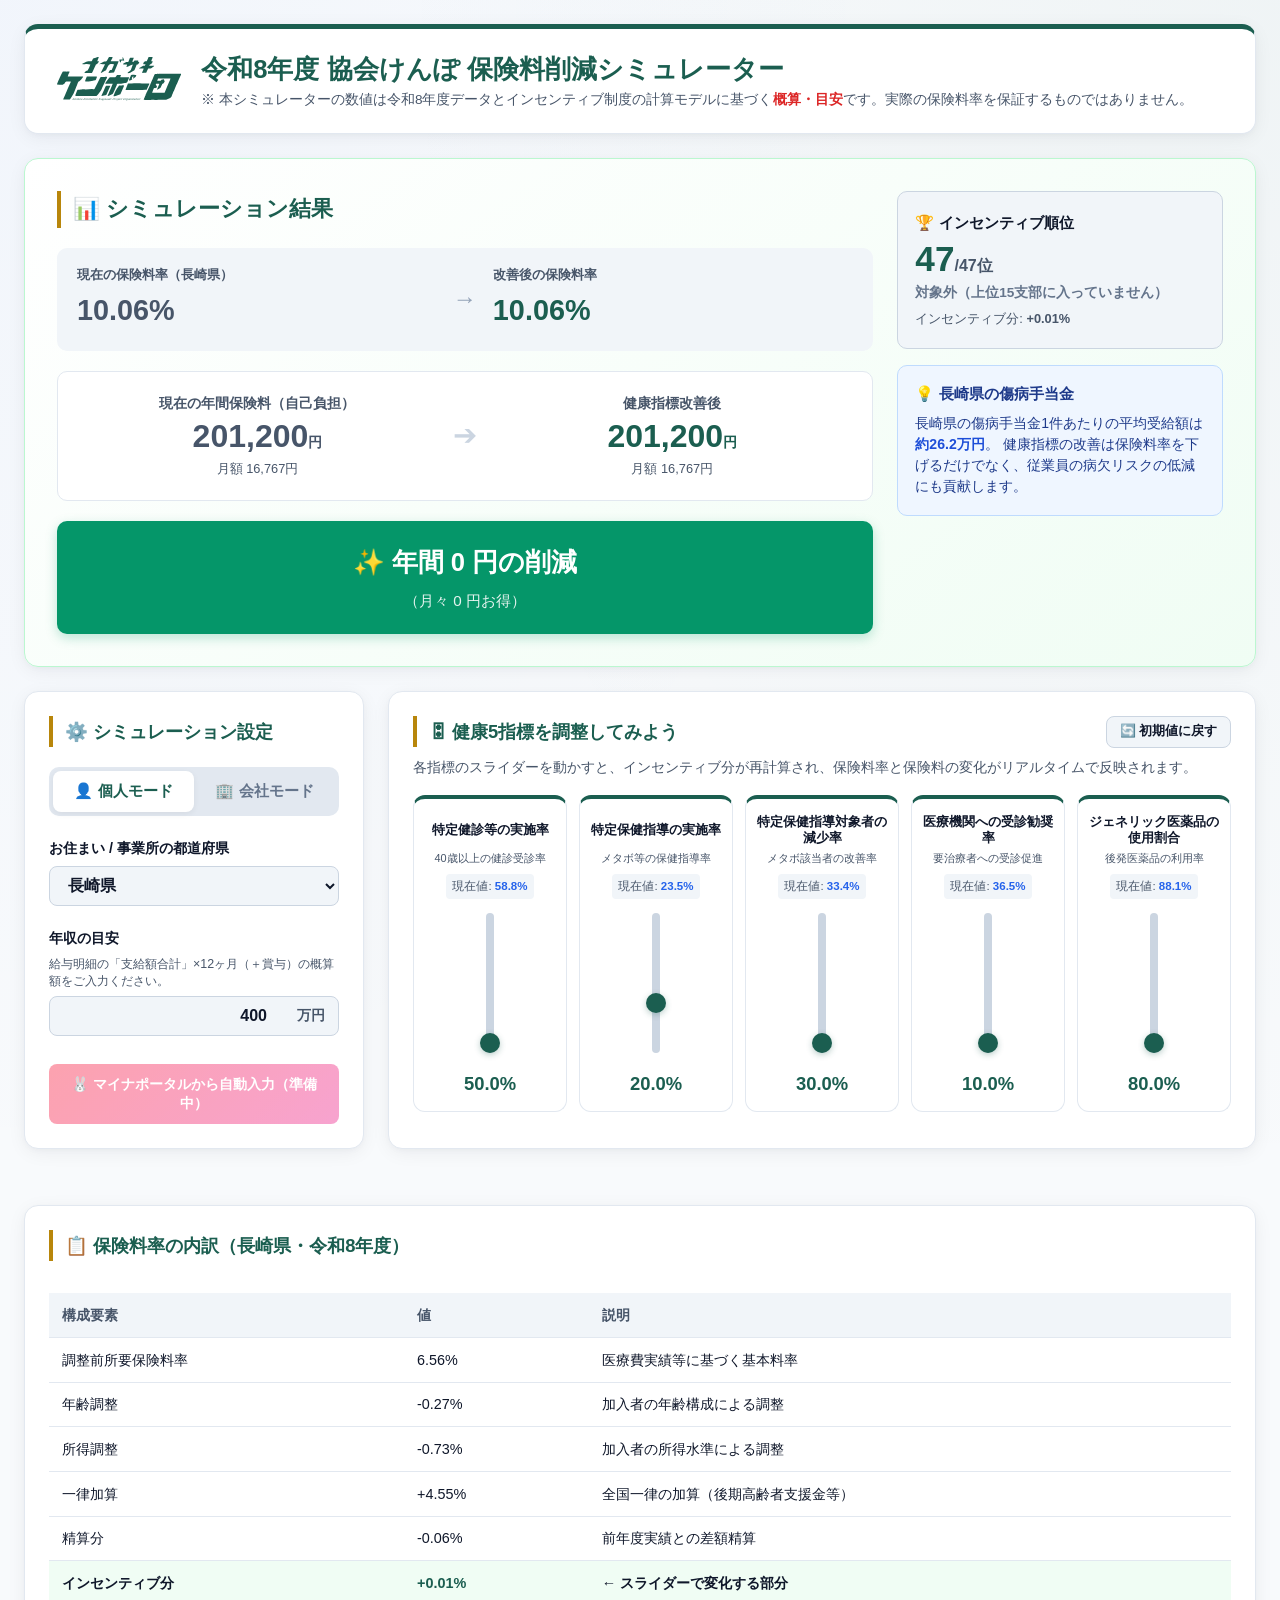
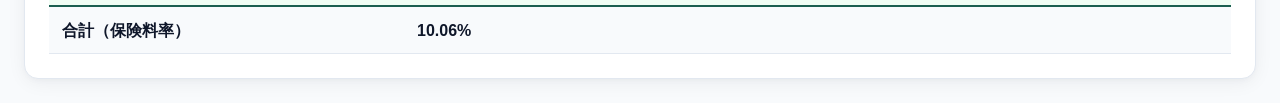
<file: simulator.html>
<!DOCTYPE html>
<html lang="ja">
  <head>
    <meta charset="UTF-8" />
    <link rel="icon" type="image/svg+xml" href="data:image/svg+xml,<svg xmlns=%22http://www.w3.org/2000/svg%22 viewBox=%220 0 100 100%22><text y=%22.9em%22 font-size=%2290%22>📉</text></svg>" />
    <meta name="viewport" content="width=device-width, initial-scale=1.0" />
    <title>令和8年度 協会けんぽ 保険料削減シミュレーター</title>
    
    <style rel="stylesheet" crossorigin>:root{--bg-primary: #f8fafc;--bg-secondary: #ffffff;--bg-subtle: #f1f5f9;--primary: #1b5e50;--primary-glow: rgba(27, 94, 80, .15);--accent: #2563eb;--accent-glow: rgba(37, 99, 235, .15);--gold: #b8860b;--gold-light: #fef3c7;--text-main: #0f172a;--text-muted: #475569;--text-highlight: #059669;--border: 1px solid #e2e8f0;--card-shadow: 0 4px 20px -2px rgba(15, 23, 42, .07), 0 2px 6px -1px rgba(15, 23, 42, .03);--transition: all .2s ease;--radius: 14px}*{box-sizing:border-box;margin:0;padding:0}body{font-family:Outfit,Inter,Noto Sans JP,sans-serif;background:var(--bg-primary);background-image:radial-gradient(at 0% 0%,rgba(37,99,235,.03) 0px,transparent 50%),radial-gradient(at 100% 0%,rgba(27,94,80,.04) 0px,transparent 50%);color:var(--text-main);min-height:100vh;line-height:1.7;padding:1.5rem;font-size:1rem}.app-container{max-width:1280px;margin:0 auto;display:flex;flex-direction:column;gap:1.5rem}.app-header{padding:1.5rem 2rem;background:var(--bg-secondary);border:var(--border);border-radius:var(--radius);box-shadow:var(--card-shadow);border-top:5px solid var(--primary)}.header-title-area{display:flex;align-items:center;gap:1.25rem}.header-logo-svg{height:48px;width:auto;flex-shrink:0}.title-group{display:flex;flex-direction:column;gap:.25rem}.header-title{font-size:1.6rem;font-weight:800;color:var(--primary);line-height:1.3}.disclaimer-text{font-size:.85rem;color:var(--text-muted);line-height:1.4}.disclaimer-text strong{color:#dc2626}.main-layout{display:flex;flex-direction:column;gap:1.5rem}.glass-card{background:var(--bg-secondary);border:var(--border);border-radius:var(--radius);padding:1.5rem;box-shadow:var(--card-shadow)}.results-banner{display:flex;gap:1.5rem;background:linear-gradient(145deg,#fff,#f0fdf4);border:1px solid #bbf7d0;padding:2rem}.result-main-info{flex:5;display:flex;flex-direction:column;gap:1.25rem}.result-side-info{flex:2;display:flex;flex-direction:column;gap:1rem;min-width:240px}.result-headline{font-size:1.35rem;font-weight:800;color:var(--primary);border-left:4px solid var(--gold);padding-left:.75rem}.rate-comparison-strip{display:flex;align-items:center;gap:1rem;background:var(--bg-subtle);border-radius:10px;padding:1rem 1.25rem}.rate-box{display:flex;flex-direction:column;flex:1}.rate-label{font-size:.8rem;color:var(--text-muted);font-weight:600}.rate-value{font-size:1.8rem;font-weight:900;font-feature-settings:"tnum"}.rate-value.current{color:#475569}.rate-value.simulated{color:var(--primary)}.rate-arrow{font-size:1.5rem;color:#94a3b8;font-weight:700;flex-shrink:0}.amount-comparison{display:flex;align-items:center;gap:1rem;background:var(--bg-secondary);border-radius:10px;padding:1.25rem;border:1px solid #e2e8f0}.amount-box{display:flex;flex-direction:column;flex:1;text-align:center;gap:.15rem}.amount-label{font-size:.85rem;color:var(--text-muted);font-weight:600}.amount-value{font-size:2rem;font-weight:900;font-feature-settings:"tnum";line-height:1.2}.amount-value.current{color:#475569}.amount-value.simulated{color:var(--primary)}.amount-value small{font-size:.9rem;font-weight:600}.amount-monthly{font-size:.8rem;color:var(--text-muted)}.amount-arrow{font-size:1.8rem;color:#cbd5e1;flex-shrink:0}.savings-banner{background:#059669;color:#fff;border-radius:10px;padding:1.25rem;text-align:center;display:flex;flex-direction:column;gap:.25rem;box-shadow:0 4px 12px #05966940}.savings-banner.warning{background:#dc2626;box-shadow:0 4px 12px #dc262640}.savings-banner-amount{font-size:1.6rem;font-weight:900}.savings-banner-sub{font-size:.95rem;opacity:.9}.fun-fact-card{background:#fef3c7;border:1px solid #fde68a;padding:1.1rem;border-radius:10px;display:flex;align-items:center;gap:.75rem}.fun-fact-emoji{font-size:2rem;flex-shrink:0}.fun-fact-body{display:flex;flex-direction:column;gap:.15rem}.fun-fact-lead{font-size:.8rem;color:#92400e}.fun-fact-main{font-size:1.05rem;color:#78350f}.info-card{padding:1.1rem;border-radius:10px;font-size:.88rem;line-height:1.5}.info-card.nagasaki{background:#eff6ff;border:1px solid #bfdbfe;color:#1e3a8a}.info-card h4{margin-bottom:.4rem;font-size:.95rem}.info-card strong{color:#1d4ed8}.main-grid{display:grid;grid-template-columns:340px 1fr;gap:1.5rem}.section-title{font-size:1.15rem;font-weight:800;color:var(--primary);border-left:4px solid var(--gold);padding-left:.75rem;margin-bottom:1.25rem}.mode-tabs{display:flex;gap:0;margin-bottom:1.25rem;background:#e2e8f0;padding:4px;border-radius:10px}.mode-tab{flex:1;padding:.6rem 0;border:none;background:transparent;font-size:.95rem;font-weight:700;color:#64748b;cursor:pointer;border-radius:8px;transition:var(--transition)}.mode-tab.active{background:#fff;color:var(--primary);box-shadow:0 2px 6px #0000000f}.mode-tab:hover:not(.active){color:var(--text-main)}.input-form-area{display:flex;flex-direction:column;gap:1.25rem}.control-group{display:flex;flex-direction:column;gap:.35rem}.control-label{font-size:.9rem;color:var(--text-main);font-weight:700}.input-hint{font-size:.78rem;color:var(--text-muted);line-height:1.4}.custom-select,.custom-input{background:var(--bg-subtle);border:1px solid #cbd5e1;border-radius:8px;color:var(--text-main);padding:.6rem .9rem;font-size:1rem;font-weight:600;width:100%;transition:var(--transition);outline:none}.custom-input:focus,.custom-select:focus{border-color:var(--primary);background:#fff;box-shadow:0 0 0 3px var(--primary-glow)}.input-with-unit{position:relative;display:flex;align-items:center}.input-with-unit .custom-input{padding-right:3.5rem;text-align:right}.input-unit{position:absolute;right:.9rem;font-size:.85rem;color:var(--text-muted);font-weight:700;pointer-events:none}.mynaportal-mock{margin-top:.5rem}.mynaportal-btn{width:100%;padding:.7rem;background:linear-gradient(135deg,#fb7185,#f472b6);color:#fff;border:none;border-radius:8px;font-size:.9rem;font-weight:700;cursor:not-allowed;opacity:.65;display:flex;justify-content:center;align-items:center;gap:.4rem}.slider-header{display:flex;justify-content:space-between;align-items:flex-start;margin-bottom:.5rem}.slider-header .section-title{margin-bottom:0}.reset-btn{background:var(--bg-subtle);border:1px solid #cbd5e1;color:var(--text-main);padding:.4rem .8rem;border-radius:8px;font-size:.8rem;font-weight:700;cursor:pointer;transition:var(--transition);white-space:nowrap}.reset-btn:hover{background:#e2e8f0}.slider-guide{font-size:.85rem;color:var(--text-muted);margin-bottom:1rem}.slider-grid{display:grid;grid-template-columns:repeat(5,1fr);gap:.75rem}.slider-card{background:#fff;border:1px solid #e2e8f0;border-radius:12px;padding:.75rem .5rem;display:flex;flex-direction:column;align-items:center;border-top:4px solid var(--primary);transition:var(--transition)}.slider-card:hover{border-color:var(--primary);transform:translateY(-2px);box-shadow:0 6px 16px #0f172a0f}.slider-title{font-size:.8rem;font-weight:700;text-align:center;color:var(--text-main);min-height:2.4rem;display:flex;align-items:center;justify-content:center;line-height:1.3}.slider-description{font-size:.68rem;color:var(--text-muted);text-align:center;margin-bottom:.4rem}.reference-value{font-size:.72rem;color:var(--text-muted);background:var(--bg-subtle);padding:.15rem .4rem;border-radius:4px;margin-bottom:.6rem}.reference-value span{color:var(--accent);font-weight:700}.vertical-slider-wrapper{height:150px;display:flex;align-items:center;justify-content:center;margin-bottom:.6rem}.slider-vertical{-webkit-appearance:none;-moz-appearance:none;appearance:none;width:8px;height:140px;background:#cbd5e1;border-radius:4px;outline:none;cursor:pointer;writing-mode:vertical-lr;direction:rtl}.slider-vertical::-webkit-slider-thumb{-webkit-appearance:none;-moz-appearance:none;appearance:none;width:20px;height:20px;border-radius:50%;background:var(--primary);box-shadow:0 2px 6px #1b5e504d;cursor:pointer;transition:transform .1s}.slider-vertical::-webkit-slider-thumb:hover{transform:scale(1.2)}.slider-vertical::-moz-range-thumb{width:20px;height:20px;border:none;border-radius:50%;background:var(--primary);box-shadow:0 2px 6px #1b5e504d;cursor:pointer}.slider-value{font-size:1.15rem;font-weight:800;color:var(--primary);font-feature-settings:"tnum"}.rank-card{background:#f1f5f9;border:1px solid #cbd5e1;padding:1.1rem;border-radius:10px;display:flex;flex-direction:column;gap:.3rem}.rank-card.top15{background:#ecfdf5;border-color:#a7f3d0}.rank-card h4{font-size:.95rem;color:var(--text-main)}.rank-number{font-size:2.2rem;font-weight:900;color:var(--primary);line-height:1}.rank-number small{font-size:1rem;font-weight:700;color:var(--text-muted)}.rank-status{font-size:.85rem;font-weight:700;color:#047857}.rank-card:not(.top15) .rank-status{color:#64748b}.rank-detail{font-size:.8rem;color:var(--text-muted)}.rank-change{font-size:.75rem;color:#94a3b8;margin-left:.2rem}.rate-breakdown-section{display:flex;flex-direction:column;gap:.75rem}.rate-breakdown-table{width:100%;border-collapse:collapse;font-size:.9rem}.rate-breakdown-table th,.rate-breakdown-table td{padding:.6rem .8rem;text-align:left;border-bottom:1px solid #e2e8f0}.rate-breakdown-table th{background:var(--bg-subtle);color:var(--text-muted);font-weight:700}.rate-breakdown-table tr.highlight-row{background:#f0fdf4;font-weight:700}.rate-breakdown-table td.incentive-value{color:var(--primary);font-weight:800}.rate-breakdown-table tr.total-row{border-top:2px solid var(--primary);background:#f8fafc;font-size:1rem}.app-footer{text-align:center;padding:1.25rem;color:var(--text-muted);font-size:.82rem;border-top:1px dashed #cbd5e1;margin-top:.5rem}@media (max-width: 1100px){.results-banner{flex-direction:column}.result-side-info{flex-direction:row;min-width:auto}.main-grid{grid-template-columns:1fr}.slider-grid{grid-template-columns:repeat(auto-fit,minmax(130px,1fr))}}@media (max-width: 640px){body{padding:.75rem}.header-title-area{flex-direction:column;align-items:flex-start}.header-logo-svg{height:36px}.header-title{font-size:1.25rem}.rate-comparison-strip{flex-direction:column;text-align:center}.rate-arrow{transform:rotate(90deg)}.amount-comparison{flex-direction:column;text-align:center}.amount-arrow{transform:rotate(90deg)}.result-side-info{flex-direction:column}.slider-grid{grid-template-columns:repeat(2,1fr)}}</style>
  </head>
  <body>
    <div id="root"></div>
  <script  >(function(){const t=document.createElement("link").relList;if(t&&t.supports&&t.supports("modulepreload"))return;for(const l of document.querySelectorAll('link[rel="modulepreload"]'))r(l);new MutationObserver(l=>{for(const u of l)if(u.type==="childList")for(const a of u.addedNodes)a.tagName==="LINK"&&a.rel==="modulepreload"&&r(a)}).observe(document,{childList:!0,subtree:!0});function n(l){const u={};return l.integrity&&(u.integrity=l.integrity),l.referrerPolicy&&(u.referrerPolicy=l.referrerPolicy),l.crossOrigin==="use-credentials"?u.credentials="include":l.crossOrigin==="anonymous"?u.credentials="omit":u.credentials="same-origin",u}function r(l){if(l.ep)return;l.ep=!0;const u=n(l);fetch(l.href,u)}})();function sc(e){return e&&e.__esModule&&Object.prototype.hasOwnProperty.call(e,"default")?e.default:e}var Xi={exports:{}},cl={},Zi={exports:{}},P={};/**
 * @license React
 * react.production.min.js
 *
 * Copyright (c) Facebook, Inc. and its affiliates.
 *
 * This source code is licensed under the MIT license found in the
 * LICENSE file in the root directory of this source tree.
 */var nr=Symbol.for("react.element"),cc=Symbol.for("react.portal"),fc=Symbol.for("react.fragment"),dc=Symbol.for("react.strict_mode"),pc=Symbol.for("react.profiler"),hc=Symbol.for("react.provider"),gc=Symbol.for("react.context"),mc=Symbol.for("react.forward_ref"),yc=Symbol.for("react.suspense"),vc=Symbol.for("react.memo"),Rc=Symbol.for("react.lazy"),Oa=Symbol.iterator;function kc(e){return e===null||typeof e!="object"?null:(e=Oa&&e[Oa]||e["@@iterator"],typeof e=="function"?e:null)}var Ji={isMounted:function(){return!1},enqueueForceUpdate:function(){},enqueueReplaceState:function(){},enqueueSetState:function(){}},qi=Object.assign,bi={};function pn(e,t,n){this.props=e,this.context=t,this.refs=bi,this.updater=n||Ji}pn.prototype.isReactComponent={};pn.prototype.setState=function(e,t){if(typeof e!="object"&&typeof e!="function"&&e!=null)throw Error("setState(...): takes an object of state variables to update or a function which returns an object of state variables.");this.updater.enqueueSetState(this,e,t,"setState")};pn.prototype.forceUpdate=function(e){this.updater.enqueueForceUpdate(this,e,"forceUpdate")};function eo(){}eo.prototype=pn.prototype;function Wu(e,t,n){this.props=e,this.context=t,this.refs=bi,this.updater=n||Ji}var Qu=Wu.prototype=new eo;Qu.constructor=Wu;qi(Qu,pn.prototype);Qu.isPureReactComponent=!0;var Fa=Array.isArray,to=Object.prototype.hasOwnProperty,Ku={current:null},no={key:!0,ref:!0,__self:!0,__source:!0};function ro(e,t,n){var r,l={},u=null,a=null;if(t!=null)for(r in t.ref!==void 0&&(a=t.ref),t.key!==void 0&&(u=""+t.key),t)to.call(t,r)&&!no.hasOwnProperty(r)&&(l[r]=t[r]);var i=arguments.length-2;if(i===1)l.children=n;else if(1<i){for(var o=Array(i),d=0;d<i;d++)o[d]=arguments[d+2];l.children=o}if(e&&e.defaultProps)for(r in i=e.defaultProps,i)l[r]===void 0&&(l[r]=i[r]);return{$typeof:nr,type:e,key:u,ref:a,props:l,_owner:Ku.current}}function wc(e,t){return{$typeof:nr,type:e.type,key:t,ref:e.ref,props:e.props,_owner:e._owner}}function Xu(e){return typeof e=="object"&&e!==null&&e.$typeof===nr}function Sc(e){var t={"=":"=0",":":"=2"};return"$"+e.replace(/[=:]/g,function(n){return t[n]})}var Ga=/\/+/g;function Nl(e,t){return typeof e=="object"&&e!==null&&e.key!=null?Sc(""+e.key):t.toString(36)}function Er(e,t,n,r,l){var u=typeof e;(u==="undefined"||u==="boolean")&&(e=null);var a=!1;if(e===null)a=!0;else switch(u){case"string":case"number":a=!0;break;case"object":switch(e.$typeof){case nr:case cc:a=!0}}if(a)return a=e,l=l(a),e=r===""?"."+Nl(a,0):r,Fa(l)?(n="",e!=null&&(n=e.replace(Ga,"</body>/")+"/"),Er(l,t,n,"",function(d){return d})):l!=null&&(Xu(l)&&(l=wc(l,n+(!l.key||a&&a.key===l.key?"":(""+l.key).replace(Ga,"</body>/")+"/")+e)),t.push(l)),1;if(a=0,r=r===""?".":r+":",Fa(e))for(var i=0;i<e.length;i++){u=e[i];var o=r+Nl(u,i);a+=Er(u,t,n,o,l)}else if(o=kc(e),typeof o=="function")for(e=o.call(e),i=0;!(u=e.next()).done;)u=u.value,o=r+Nl(u,i++),a+=Er(u,t,n,o,l);else if(u==="object")throw t=String(e),Error("Objects are not valid as a React child (found: "+(t==="[object Object]"?"object with keys {"+Object.keys(e).join(", ")+"}":t)+"). If you meant to render a collection of children, use an array instead.");return a}function sr(e,t,n){if(e==null)return e;var r=[],l=0;return Er(e,r,"","",function(u){return t.call(n,u,l++)}),r}function xc(e){if(e._status===-1){var t=e._result;t=t(),t.then(function(n){(e._status===0||e._status===-1)&&(e._status=1,e._result=n)},function(n){(e._status===0||e._status===-1)&&(e._status=2,e._result=n)}),e._status===-1&&(e._status=0,e._result=t)}if(e._status===1)return e._result.default;throw e._result}var se={current:null},Yr={transition:null},jc={ReactCurrentDispatcher:se,ReactCurrentBatchConfig:Yr,ReactCurrentOwner:Ku};function lo(){throw Error("act(...) is not supported in production builds of React.")}P.Children={map:sr,forEach:function(e,t,n){sr(e,function(){t.apply(this,arguments)},n)},count:function(e){var t=0;return sr(e,function(){t++}),t},toArray:function(e){return sr(e,function(t){return t})||[]},only:function(e){if(!Xu(e))throw Error("React.Children.only expected to receive a single React element child.");return e}};P.Component=pn;P.Fragment=fc;P.Profiler=pc;P.PureComponent=Wu;P.StrictMode=dc;P.Suspense=yc;P.__SECRET_INTERNALS_DO_NOT_USE_OR_YOU_WILL_BE_FIRED=jc;P.act=lo;P.cloneElement=function(e,t,n){if(e==null)throw Error("React.cloneElement(...): The argument must be a React element, but you passed "+e+".");var r=qi({},e.props),l=e.key,u=e.ref,a=e._owner;if(t!=null){if(t.ref!==void 0&&(u=t.ref,a=Ku.current),t.key!==void 0&&(l=""+t.key),e.type&&e.type.defaultProps)var i=e.type.defaultProps;for(o in t)to.call(t,o)&&!no.hasOwnProperty(o)&&(r[o]=t[o]===void 0&&i!==void 0?i[o]:t[o])}var o=arguments.length-2;if(o===1)r.children=n;else if(1<o){i=Array(o);for(var d=0;d<o;d++)i[d]=arguments[d+2];r.children=i}return{$typeof:nr,type:e.type,key:l,ref:u,props:r,_owner:a}};P.createContext=function(e){return e={$typeof:gc,_currentValue:e,_currentValue2:e,_threadCount:0,Provider:null,Consumer:null,_defaultValue:null,_globalName:null},e.Provider={$typeof:hc,_context:e},e.Consumer=e};P.createElement=ro;P.createFactory=function(e){var t=ro.bind(null,e);return t.type=e,t};P.createRef=function(){return{current:null}};P.forwardRef=function(e){return{$typeof:mc,render:e}};P.isValidElement=Xu;P.lazy=function(e){return{$typeof:Rc,_payload:{_status:-1,_result:e},_init:xc}};P.memo=function(e,t){return{$typeof:vc,type:e,compare:t===void 0?null:t}};P.startTransition=function(e){var t=Yr.transition;Yr.transition={};try{e()}finally{Yr.transition=t}};P.unstable_act=lo;P.useCallback=function(e,t){return se.current.useCallback(e,t)};P.useContext=function(e){return se.current.useContext(e)};P.useDebugValue=function(){};P.useDeferredValue=function(e){return se.current.useDeferredValue(e)};P.useEffect=function(e,t){return se.current.useEffect(e,t)};P.useId=function(){return se.current.useId()};P.useImperativeHandle=function(e,t,n){return se.current.useImperativeHandle(e,t,n)};P.useInsertionEffect=function(e,t){return se.current.useInsertionEffect(e,t)};P.useLayoutEffect=function(e,t){return se.current.useLayoutEffect(e,t)};P.useMemo=function(e,t){return se.current.useMemo(e,t)};P.useReducer=function(e,t,n){return se.current.useReducer(e,t,n)};P.useRef=function(e){return se.current.useRef(e)};P.useState=function(e){return se.current.useState(e)};P.useSyncExternalStore=function(e,t,n){return se.current.useSyncExternalStore(e,t,n)};P.useTransition=function(){return se.current.useTransition()};P.version="18.3.1";Zi.exports=P;var Pe=Zi.exports;const Cc=sc(Pe);/**
 * @license React
 * react-jsx-runtime.production.min.js
 *
 * Copyright (c) Facebook, Inc. and its affiliates.
 *
 * This source code is licensed under the MIT license found in the
 * LICENSE file in the root directory of this source tree.
 */var Ic=Pe,Nc=Symbol.for("react.element"),Ec=Symbol.for("react.fragment"),Yc=Object.prototype.hasOwnProperty,_c=Ic.__SECRET_INTERNALS_DO_NOT_USE_OR_YOU_WILL_BE_FIRED.ReactCurrentOwner,Dc={key:!0,ref:!0,__self:!0,__source:!0};function uo(e,t,n){var r,l={},u=null,a=null;n!==void 0&&(u=""+n),t.key!==void 0&&(u=""+t.key),t.ref!==void 0&&(a=t.ref);for(r in t)Yc.call(t,r)&&!Dc.hasOwnProperty(r)&&(l[r]=t[r]);if(e&&e.defaultProps)for(r in t=e.defaultProps,t)l[r]===void 0&&(l[r]=t[r]);return{$typeof:Nc,type:e,key:u,ref:a,props:l,_owner:_c.current}}cl.Fragment=Ec;cl.jsx=uo;cl.jsxs=uo;Xi.exports=cl;var f=Xi.exports,bl={},ao={exports:{}},ke={},io={exports:{}},oo={};/**
 * @license React
 * scheduler.production.min.js
 *
 * Copyright (c) Facebook, Inc. and its affiliates.
 *
 * This source code is licensed under the MIT license found in the
 * LICENSE file in the root directory of this source tree.
 */(function(e){function t(j,_){var D=j.length;j.push(_);e:for(;0<D;){var B=D-1>>>1,J=j[B];if(0<l(J,_))j[B]=_,j[D]=J,D=B;else break e}}function n(j){return j.length===0?null:j[0]}function r(j){if(j.length===0)return null;var _=j[0],D=j.pop();if(D!==_){j[0]=D;e:for(var B=0,J=j.length,ir=J>>>1;B<ir;){var xt=2*(B+1)-1,Il=j[xt],jt=xt+1,or=j[jt];if(0>l(Il,D))jt<J&&0>l(or,Il)?(j[B]=or,j[jt]=D,B=jt):(j[B]=Il,j[xt]=D,B=xt);else if(jt<J&&0>l(or,D))j[B]=or,j[jt]=D,B=jt;else break e}}return _}function l(j,_){var D=j.sortIndex-_.sortIndex;return D!==0?D:j.id-_.id}if(typeof performance=="object"&&typeof performance.now=="function"){var u=performance;e.unstable_now=function(){return u.now()}}else{var a=Date,i=a.now();e.unstable_now=function(){return a.now()-i}}var o=[],d=[],y=1,m=null,g=3,w=!1,x=!1,R=!1,z=typeof setTimeout=="function"?setTimeout:null,p=typeof clearTimeout=="function"?clearTimeout:null,s=typeof setImmediate<"u"?setImmediate:null;typeof navigator<"u"&&navigator.scheduling!==void 0&&navigator.scheduling.isInputPending!==void 0&&navigator.scheduling.isInputPending.bind(navigator.scheduling);function c(j){for(var _=n(d);_!==null;){if(_.callback===null)r(d);else if(_.startTime<=j)r(d),_.sortIndex=_.expirationTime,t(o,_);else break;_=n(d)}}function h(j){if(R=!1,c(j),!x)if(n(o)!==null)x=!0,mn(S);else{var _=n(d);_!==null&&$(h,_.startTime-j)}}function S(j,_){x=!1,R&&(R=!1,p(k),k=-1),w=!0;var D=g;try{for(c(_),m=n(o);m!==null&&(!(m.expirationTime>_)||j&&!K());){var B=m.callback;if(typeof B=="function"){m.callback=null,g=m.priorityLevel;var J=B(m.expirationTime<=_);_=e.unstable_now(),typeof J=="function"?m.callback=J:m===n(o)&&r(o),c(_)}else r(o);m=n(o)}if(m!==null)var ir=!0;else{var xt=n(d);xt!==null&&$(h,xt.startTime-_),ir=!1}return ir}finally{m=null,g=D,w=!1}}var N=!1,C=null,k=-1,Y=5,E=-1;function K(){return!(e.unstable_now()-E<Y)}function Ee(){if(C!==null){var j=e.unstable_now();E=j;var _=!0;try{_=C(!0,j)}finally{_?Ye():(N=!1,C=null)}}else N=!1}var Ye;if(typeof s=="function")Ye=function(){s(Ee)};else if(typeof MessageChannel<"u"){var tt=new MessageChannel,St=tt.port2;tt.port1.onmessage=Ee,Ye=function(){St.postMessage(null)}}else Ye=function(){z(Ee,0)};function mn(j){C=j,N||(N=!0,Ye())}function $(j,_){k=z(function(){j(e.unstable_now())},_)}e.unstable_IdlePriority=5,e.unstable_ImmediatePriority=1,e.unstable_LowPriority=4,e.unstable_NormalPriority=3,e.unstable_Profiling=null,e.unstable_UserBlockingPriority=2,e.unstable_cancelCallback=function(j){j.callback=null},e.unstable_continueExecution=function(){x||w||(x=!0,mn(S))},e.unstable_forceFrameRate=function(j){0>j||125<j?console.error("forceFrameRate takes a positive int between 0 and 125, forcing frame rates higher than 125 fps is not supported"):Y=0<j?Math.floor(1e3/j):5},e.unstable_getCurrentPriorityLevel=function(){return g},e.unstable_getFirstCallbackNode=function(){return n(o)},e.unstable_next=function(j){switch(g){case 1:case 2:case 3:var _=3;break;default:_=g}var D=g;g=_;try{return j()}finally{g=D}},e.unstable_pauseExecution=function(){},e.unstable_requestPaint=function(){},e.unstable_runWithPriority=function(j,_){switch(j){case 1:case 2:case 3:case 4:case 5:break;default:j=3}var D=g;g=j;try{return _()}finally{g=D}},e.unstable_scheduleCallback=function(j,_,D){var B=e.unstable_now();switch(typeof D=="object"&&D!==null?(D=D.delay,D=typeof D=="number"&&0<D?B+D:B):D=B,j){case 1:var J=-1;break;case 2:J=250;break;case 5:J=1073741823;break;case 4:J=1e4;break;default:J=5e3}return J=D+J,j={id:y++,callback:_,priorityLevel:j,startTime:D,expirationTime:J,sortIndex:-1},D>B?(j.sortIndex=D,t(d,j),n(o)===null&&j===n(d)&&(R?(p(k),k=-1):R=!0,$(h,D-B))):(j.sortIndex=J,t(o,j),x||w||(x=!0,mn(S))),j},e.unstable_shouldYield=K,e.unstable_wrapCallback=function(j){var _=g;return function(){var D=g;g=_;try{return j.apply(this,arguments)}finally{g=D}}}})(oo);io.exports=oo;var Pc=io.exports;/**
 * @license React
 * react-dom.production.min.js
 *
 * Copyright (c) Facebook, Inc. and its affiliates.
 *
 * This source code is licensed under the MIT license found in the
 * LICENSE file in the root directory of this source tree.
 */var Ac=Pe,Re=Pc;function v(e){for(var t="https://reactjs.org/docs/error-decoder.html?invariant="+e,n=1;n<arguments.length;n++)t+="&args[]="+encodeURIComponent(arguments[n]);return"Minified React error #"+e+"; visit "+t+" for the full message or use the non-minified dev environment for full errors and additional helpful warnings."}var so=new Set,Vn={};function Lt(e,t){un(e,t),un(e+"Capture",t)}function un(e,t){for(Vn[e]=t,e=0;e<t.length;e++)so.add(t[e])}var Ze=!(typeof window>"u"||typeof window.document>"u"||typeof window.document.createElement>"u"),eu=Object.prototype.hasOwnProperty,zc=/^[:A-Z_a-z\u00C0-\u00D6\u00D8-\u00F6\u00F8-\u02FF\u0370-\u037D\u037F-\u1FFF\u200C-\u200D\u2070-\u218F\u2C00-\u2FEF\u3001-\uD7FF\uF900-\uFDCF\uFDF0-\uFFFD][:A-Z_a-z\u00C0-\u00D6\u00D8-\u00F6\u00F8-\u02FF\u0370-\u037D\u037F-\u1FFF\u200C-\u200D\u2070-\u218F\u2C00-\u2FEF\u3001-\uD7FF\uF900-\uFDCF\uFDF0-\uFFFD\-.0-9\u00B7\u0300-\u036F\u203F-\u2040]*$/,$a={},Ha={};function Uc(e){return eu.call(Ha,e)?!0:eu.call($a,e)?!1:zc.test(e)?Ha[e]=!0:($a[e]=!0,!1)}function Tc(e,t,n,r){if(n!==null&&n.type===0)return!1;switch(typeof t){case"function":case"symbol":return!0;case"boolean":return r?!1:n!==null?!n.acceptsBooleans:(e=e.toLowerCase().slice(0,5),e!=="data-"&&e!=="aria-");default:return!1}}function Lc(e,t,n,r){if(t===null||typeof t>"u"||Tc(e,t,n,r))return!0;if(r)return!1;if(n!==null)switch(n.type){case 3:return!t;case 4:return t===!1;case 5:return isNaN(t);case 6:return isNaN(t)||1>t}return!1}function ce(e,t,n,r,l,u,a){this.acceptsBooleans=t===2||t===3||t===4,this.attributeName=r,this.attributeNamespace=l,this.mustUseProperty=n,this.propertyName=e,this.type=t,this.sanitizeURL=u,this.removeEmptyString=a}var ne={};"children dangerouslySetInnerHTML defaultValue defaultChecked innerHTML suppressContentEditableWarning suppressHydrationWarning style".split(" ").forEach(function(e){ne[e]=new ce(e,0,!1,e,null,!1,!1)});[["acceptCharset","accept-charset"],["className","class"],["htmlFor","for"],["httpEquiv","http-equiv"]].forEach(function(e){var t=e[0];ne[t]=new ce(t,1,!1,e[1],null,!1,!1)});["contentEditable","draggable","spellCheck","value"].forEach(function(e){ne[e]=new ce(e,2,!1,e.toLowerCase(),null,!1,!1)});["autoReverse","externalResourcesRequired","focusable","preserveAlpha"].forEach(function(e){ne[e]=new ce(e,2,!1,e,null,!1,!1)});"allowFullScreen async autoFocus autoPlay controls default  disabled disablePictureInPicture disableRemotePlayback formNoValidate hidden loop noModule noValidate open playsInline readOnly required reversed scoped seamless itemScope".split(" ").forEach(function(e){ne[e]=new ce(e,3,!1,e.toLowerCase(),null,!1,!1)});["checked","multiple","muted","selected"].forEach(function(e){ne[e]=new ce(e,3,!0,e,null,!1,!1)});["capture","download"].forEach(function(e){ne[e]=new ce(e,4,!1,e,null,!1,!1)});["cols","rows","size","span"].forEach(function(e){ne[e]=new ce(e,6,!1,e,null,!1,!1)});["rowSpan","start"].forEach(function(e){ne[e]=new ce(e,5,!1,e.toLowerCase(),null,!1,!1)});var Zu=/[\-:]([a-z])/g;function Ju(e){return e[1].toUpperCase()}"accent-height alignment-baseline arabic-form baseline-shift cap-height clip-path clip-rule color-interpolation color-interpolation-filters color-profile color-rendering dominant-baseline enable-background fill-opacity fill-rule flood-color flood-opacity font-family font-size font-size-adjust font-stretch font-style font-variant font-weight glyph-name glyph-orientation-horizontal glyph-orientation-vertical horiz-adv-x horiz-origin-x image-rendering letter-spacing lighting-color marker-end marker-mid marker-start overline-position overline-thickness paint-order panose-1 pointer-events rendering-intent shape-rendering stop-color stop-opacity strikethrough-position strikethrough-thickness stroke-dasharray stroke-dashoffset stroke-linecap stroke-linejoin stroke-miterlimit stroke-opacity stroke-width text-anchor text-decoration text-rendering underline-position underline-thickness unicode-bidi unicode-range units-per-em v-alphabetic v-hanging v-ideographic v-mathematical vector-effect vert-adv-y vert-origin-x vert-origin-y word-spacing writing-mode xmlns:xlink x-height".split(" ").forEach(function(e){var t=e.replace(Zu,Ju);ne[t]=new ce(t,1,!1,e,null,!1,!1)});"xlink:actuate xlink:arcrole xlink:role xlink:show xlink:title xlink:type".split(" ").forEach(function(e){var t=e.replace(Zu,Ju);ne[t]=new ce(t,1,!1,e,"http://www.w3.org/1999/xlink",!1,!1)});["xml:base","xml:lang","xml:space"].forEach(function(e){var t=e.replace(Zu,Ju);ne[t]=new ce(t,1,!1,e,"http://www.w3.org/XML/1998/namespace",!1,!1)});["tabIndex","crossOrigin"].forEach(function(e){ne[e]=new ce(e,1,!1,e.toLowerCase(),null,!1,!1)});ne.xlinkHref=new ce("xlinkHref",1,!1,"xlink:href","http://www.w3.org/1999/xlink",!0,!1);["src","href","action","formAction"].forEach(function(e){ne[e]=new ce(e,1,!1,e.toLowerCase(),null,!0,!0)});function qu(e,t,n,r){var l=ne.hasOwnProperty(t)?ne[t]:null;(l!==null?l.type!==0:r||!(2<t.length)||t[0]!=="o"&&t[0]!=="O"||t[1]!=="n"&&t[1]!=="N")&&(Lc(t,n,l,r)&&(n=null),r||l===null?Uc(t)&&(n===null?e.removeAttribute(t):e.setAttribute(t,""+n)):l.mustUseProperty?e[l.propertyName]=n===null?l.type===3?!1:"":n:(t=l.attributeName,r=l.attributeNamespace,n===null?e.removeAttribute(t):(l=l.type,n=l===3||l===4&&n===!0?"":""+n,r?e.setAttributeNS(r,t,n):e.setAttribute(t,n))))}var et=Ac.__SECRET_INTERNALS_DO_NOT_USE_OR_YOU_WILL_BE_FIRED,cr=Symbol.for("react.element"),Ft=Symbol.for("react.portal"),Gt=Symbol.for("react.fragment"),bu=Symbol.for("react.strict_mode"),tu=Symbol.for("react.profiler"),co=Symbol.for("react.provider"),fo=Symbol.for("react.context"),ea=Symbol.for("react.forward_ref"),nu=Symbol.for("react.suspense"),ru=Symbol.for("react.suspense_list"),ta=Symbol.for("react.memo"),rt=Symbol.for("react.lazy"),po=Symbol.for("react.offscreen"),Ba=Symbol.iterator;function yn(e){return e===null||typeof e!="object"?null:(e=Ba&&e[Ba]||e["@@iterator"],typeof e=="function"?e:null)}var G=Object.assign,El;function In(e){if(El===void 0)try{throw Error()}catch(n){var t=n.stack.trim().match(/\n( *(at )?)/);El=t&&t[1]||""}return`
`+El+e}var Yl=!1;function _l(e,t){if(!e||Yl)return"";Yl=!0;var n=Error.prepareStackTrace;Error.prepareStackTrace=void 0;try{if(t)if(t=function(){throw Error()},Object.defineProperty(t.prototype,"props",{set:function(){throw Error()}}),typeof Reflect=="object"&&Reflect.construct){try{Reflect.construct(t,[])}catch(d){var r=d}Reflect.construct(e,[],t)}else{try{t.call()}catch(d){r=d}e.call(t.prototype)}else{try{throw Error()}catch(d){r=d}e()}}catch(d){if(d&&r&&typeof d.stack=="string"){for(var l=d.stack.split(`
`),u=r.stack.split(`
`),a=l.length-1,i=u.length-1;1<=a&&0<=i&&l[a]!==u[i];)i--;for(;1<=a&&0<=i;a--,i--)if(l[a]!==u[i]){if(a!==1||i!==1)do if(a--,i--,0>i||l[a]!==u[i]){var o=`
`+l[a].replace(" at new "," at ");return e.displayName&&o.includes("<anonymous>")&&(o=o.replace("<anonymous>",e.displayName)),o}while(1<=a&&0<=i);break}}}finally{Yl=!1,Error.prepareStackTrace=n}return(e=e?e.displayName||e.name:"")?In(e):""}function Mc(e){switch(e.tag){case 5:return In(e.type);case 16:return In("Lazy");case 13:return In("Suspense");case 19:return In("SuspenseList");case 0:case 2:case 15:return e=_l(e.type,!1),e;case 11:return e=_l(e.type.render,!1),e;case 1:return e=_l(e.type,!0),e;default:return""}}function lu(e){if(e==null)return null;if(typeof e=="function")return e.displayName||e.name||null;if(typeof e=="string")return e;switch(e){case Gt:return"Fragment";case Ft:return"Portal";case tu:return"Profiler";case bu:return"StrictMode";case nu:return"Suspense";case ru:return"SuspenseList"}if(typeof e=="object")switch(e.$typeof){case fo:return(e.displayName||"Context")+".Consumer";case co:return(e._context.displayName||"Context")+".Provider";case ea:var t=e.render;return e=e.displayName,e||(e=t.displayName||t.name||"",e=e!==""?"ForwardRef("+e+")":"ForwardRef"),e;case ta:return t=e.displayName||null,t!==null?t:lu(e.type)||"Memo";case rt:t=e._payload,e=e._init;try{return lu(e(t))}catch{}}return null}function Vc(e){var t=e.type;switch(e.tag){case 24:return"Cache";case 9:return(t.displayName||"Context")+".Consumer";case 10:return(t._context.displayName||"Context")+".Provider";case 18:return"DehydratedFragment";case 11:return e=t.render,e=e.displayName||e.name||"",t.displayName||(e!==""?"ForwardRef("+e+")":"ForwardRef");case 7:return"Fragment";case 5:return t;case 4:return"Portal";case 3:return"Root";case 6:return"Text";case 16:return lu(t);case 8:return t===bu?"StrictMode":"Mode";case 22:return"Offscreen";case 12:return"Profiler";case 21:return"Scope";case 13:return"Suspense";case 19:return"SuspenseList";case 25:return"TracingMarker";case 1:case 0:case 17:case 2:case 14:case 15:if(typeof t=="function")return t.displayName||t.name||null;if(typeof t=="string")return t}return null}function yt(e){switch(typeof e){case"boolean":case"number":case"string":case"undefined":return e;case"object":return e;default:return""}}function ho(e){var t=e.type;return(e=e.nodeName)&&e.toLowerCase()==="input"&&(t==="checkbox"||t==="radio")}function Oc(e){var t=ho(e)?"checked":"value",n=Object.getOwnPropertyDescriptor(e.constructor.prototype,t),r=""+e[t];if(!e.hasOwnProperty(t)&&typeof n<"u"&&typeof n.get=="function"&&typeof n.set=="function"){var l=n.get,u=n.set;return Object.defineProperty(e,t,{configurable:!0,get:function(){return l.call(this)},set:function(a){r=""+a,u.call(this,a)}}),Object.defineProperty(e,t,{enumerable:n.enumerable}),{getValue:function(){return r},setValue:function(a){r=""+a},stopTracking:function(){e._valueTracker=null,delete e[t]}}}}function fr(e){e._valueTracker||(e._valueTracker=Oc(e))}function go(e){if(!e)return!1;var t=e._valueTracker;if(!t)return!0;var n=t.getValue(),r="";return e&&(r=ho(e)?e.checked?"true":"false":e.value),e=r,e!==n?(t.setValue(e),!0):!1}function Or(e){if(e=e||(typeof document<"u"?document:void 0),typeof e>"u")return null;try{return e.activeElement||e.body}catch{return e.body}}function uu(e,t){var n=t.checked;return G({},t,{defaultChecked:void 0,defaultValue:void 0,value:void 0,checked:n??e._wrapperState.initialChecked})}function Wa(e,t){var n=t.defaultValue==null?"":t.defaultValue,r=t.checked!=null?t.checked:t.defaultChecked;n=yt(t.value!=null?t.value:n),e._wrapperState={initialChecked:r,initialValue:n,controlled:t.type==="checkbox"||t.type==="radio"?t.checked!=null:t.value!=null}}function mo(e,t){t=t.checked,t!=null&&qu(e,"checked",t,!1)}function au(e,t){mo(e,t);var n=yt(t.value),r=t.type;if(n!=null)r==="number"?(n===0&&e.value===""||e.value!=n)&&(e.value=""+n):e.value!==""+n&&(e.value=""+n);else if(r==="submit"||r==="reset"){e.removeAttribute("value");return}t.hasOwnProperty("value")?iu(e,t.type,n):t.hasOwnProperty("defaultValue")&&iu(e,t.type,yt(t.defaultValue)),t.checked==null&&t.defaultChecked!=null&&(e.defaultChecked=!!t.defaultChecked)}function Qa(e,t,n){if(t.hasOwnProperty("value")||t.hasOwnProperty("defaultValue")){var r=t.type;if(!(r!=="submit"&&r!=="reset"||t.value!==void 0&&t.value!==null))return;t=""+e._wrapperState.initialValue,n||t===e.value||(e.value=t),e.defaultValue=t}n=e.name,n!==""&&(e.name=""),e.defaultChecked=!!e._wrapperState.initialChecked,n!==""&&(e.name=n)}function iu(e,t,n){(t!=="number"||Or(e.ownerDocument)!==e)&&(n==null?e.defaultValue=""+e._wrapperState.initialValue:e.defaultValue!==""+n&&(e.defaultValue=""+n))}var Nn=Array.isArray;function bt(e,t,n,r){if(e=e.options,t){t={};for(var l=0;l<n.length;l++)t["$"+n[l]]=!0;for(n=0;n<e.length;n++)l=t.hasOwnProperty("$"+e[n].value),e[n].selected!==l&&(e[n].selected=l),l&&r&&(e[n].defaultSelected=!0)}else{for(n=""+yt(n),t=null,l=0;l<e.length;l++){if(e[l].value===n){e[l].selected=!0,r&&(e[l].defaultSelected=!0);return}t!==null||e[l].disabled||(t=e[l])}t!==null&&(t.selected=!0)}}function ou(e,t){if(t.dangerouslySetInnerHTML!=null)throw Error(v(91));return G({},t,{value:void 0,defaultValue:void 0,children:""+e._wrapperState.initialValue})}function Ka(e,t){var n=t.value;if(n==null){if(n=t.children,t=t.defaultValue,n!=null){if(t!=null)throw Error(v(92));if(Nn(n)){if(1<n.length)throw Error(v(93));n=n[0]}t=n}t==null&&(t=""),n=t}e._wrapperState={initialValue:yt(n)}}function yo(e,t){var n=yt(t.value),r=yt(t.defaultValue);n!=null&&(n=""+n,n!==e.value&&(e.value=n),t.defaultValue==null&&e.defaultValue!==n&&(e.defaultValue=n)),r!=null&&(e.defaultValue=""+r)}function Xa(e){var t=e.textContent;t===e._wrapperState.initialValue&&t!==""&&t!==null&&(e.value=t)}function vo(e){switch(e){case"svg":return"http://www.w3.org/2000/svg";case"math":return"http://www.w3.org/1998/Math/MathML";default:return"http://www.w3.org/1999/xhtml"}}function su(e,t){return e==null||e==="http://www.w3.org/1999/xhtml"?vo(t):e==="http://www.w3.org/2000/svg"&&t==="foreignObject"?"http://www.w3.org/1999/xhtml":e}var dr,Ro=function(e){return typeof MSApp<"u"&&MSApp.execUnsafeLocalFunction?function(t,n,r,l){MSApp.execUnsafeLocalFunction(function(){return e(t,n,r,l)})}:e}(function(e,t){if(e.namespaceURI!=="http://www.w3.org/2000/svg"||"innerHTML"in e)e.innerHTML=t;else{for(dr=dr||document.createElement("div"),dr.innerHTML="<svg>"+t.valueOf().toString()+"</svg>",t=dr.firstChild;e.firstChild;)e.removeChild(e.firstChild);for(;t.firstChild;)e.appendChild(t.firstChild)}});function On(e,t){if(t){var n=e.firstChild;if(n&&n===e.lastChild&&n.nodeType===3){n.nodeValue=t;return}}e.textContent=t}var _n={animationIterationCount:!0,aspectRatio:!0,borderImageOutset:!0,borderImageSlice:!0,borderImageWidth:!0,boxFlex:!0,boxFlexGroup:!0,boxOrdinalGroup:!0,columnCount:!0,columns:!0,flex:!0,flexGrow:!0,flexPositive:!0,flexShrink:!0,flexNegative:!0,flexOrder:!0,gridArea:!0,gridRow:!0,gridRowEnd:!0,gridRowSpan:!0,gridRowStart:!0,gridColumn:!0,gridColumnEnd:!0,gridColumnSpan:!0,gridColumnStart:!0,fontWeight:!0,lineClamp:!0,lineHeight:!0,opacity:!0,order:!0,orphans:!0,tabSize:!0,widows:!0,zIndex:!0,zoom:!0,fillOpacity:!0,floodOpacity:!0,stopOpacity:!0,strokeDasharray:!0,strokeDashoffset:!0,strokeMiterlimit:!0,strokeOpacity:!0,strokeWidth:!0},Fc=["Webkit","ms","Moz","O"];Object.keys(_n).forEach(function(e){Fc.forEach(function(t){t=t+e.charAt(0).toUpperCase()+e.substring(1),_n[t]=_n[e]})});function ko(e,t,n){return t==null||typeof t=="boolean"||t===""?"":n||typeof t!="number"||t===0||_n.hasOwnProperty(e)&&_n[e]?(""+t).trim():t+"px"}function wo(e,t){e=e.style;for(var n in t)if(t.hasOwnProperty(n)){var r=n.indexOf("--")===0,l=ko(n,t[n],r);n==="float"&&(n="cssFloat"),r?e.setProperty(n,l):e[n]=l}}var Gc=G({menuitem:!0},{area:!0,base:!0,br:!0,col:!0,embed:!0,hr:!0,img:!0,input:!0,keygen:!0,link:!0,meta:!0,param:!0,source:!0,track:!0,wbr:!0});function cu(e,t){if(t){if(Gc[e]&&(t.children!=null||t.dangerouslySetInnerHTML!=null))throw Error(v(137,e));if(t.dangerouslySetInnerHTML!=null){if(t.children!=null)throw Error(v(60));if(typeof t.dangerouslySetInnerHTML!="object"||!("__html"in t.dangerouslySetInnerHTML))throw Error(v(61))}if(t.style!=null&&typeof t.style!="object")throw Error(v(62))}}function fu(e,t){if(e.indexOf("-")===-1)return typeof t.is=="string";switch(e){case"annotation-xml":case"color-profile":case"font-face":case"font-face-src":case"font-face-uri":case"font-face-format":case"font-face-name":case"missing-glyph":return!1;default:return!0}}var du=null;function na(e){return e=e.target||e.srcElement||window,e.correspondingUseElement&&(e=e.correspondingUseElement),e.nodeType===3?e.parentNode:e}var pu=null,en=null,tn=null;function Za(e){if(e=ur(e)){if(typeof pu!="function")throw Error(v(280));var t=e.stateNode;t&&(t=gl(t),pu(e.stateNode,e.type,t))}}function So(e){en?tn?tn.push(e):tn=[e]:en=e}function xo(){if(en){var e=en,t=tn;if(tn=en=null,Za(e),t)for(e=0;e<t.length;e++)Za(t[e])}}function jo(e,t){return e(t)}function Co(){}var Dl=!1;function Io(e,t,n){if(Dl)return e(t,n);Dl=!0;try{return jo(e,t,n)}finally{Dl=!1,(en!==null||tn!==null)&&(Co(),xo())}}function Fn(e,t){var n=e.stateNode;if(n===null)return null;var r=gl(n);if(r===null)return null;n=r[t];e:switch(t){case"onClick":case"onClickCapture":case"onDoubleClick":case"onDoubleClickCapture":case"onMouseDown":case"onMouseDownCapture":case"onMouseMove":case"onMouseMoveCapture":case"onMouseUp":case"onMouseUpCapture":case"onMouseEnter":(r=!r.disabled)||(e=e.type,r=!(e==="button"||e==="input"||e==="select"||e==="textarea")),e=!r;break e;default:e=!1}if(e)return null;if(n&&typeof n!="function")throw Error(v(231,t,typeof n));return n}var hu=!1;if(Ze)try{var vn={};Object.defineProperty(vn,"passive",{get:function(){hu=!0}}),window.addEventListener("test",vn,vn),window.removeEventListener("test",vn,vn)}catch{hu=!1}function $c(e,t,n,r,l,u,a,i,o){var d=Array.prototype.slice.call(arguments,3);try{t.apply(n,d)}catch(y){this.onError(y)}}var Dn=!1,Fr=null,Gr=!1,gu=null,Hc={onError:function(e){Dn=!0,Fr=e}};function Bc(e,t,n,r,l,u,a,i,o){Dn=!1,Fr=null,$c.apply(Hc,arguments)}function Wc(e,t,n,r,l,u,a,i,o){if(Bc.apply(this,arguments),Dn){if(Dn){var d=Fr;Dn=!1,Fr=null}else throw Error(v(198));Gr||(Gr=!0,gu=d)}}function Mt(e){var t=e,n=e;if(e.alternate)for(;t.return;)t=t.return;else{e=t;do t=e,t.flags&4098&&(n=t.return),e=t.return;while(e)}return t.tag===3?n:null}function No(e){if(e.tag===13){var t=e.memoizedState;if(t===null&&(e=e.alternate,e!==null&&(t=e.memoizedState)),t!==null)return t.dehydrated}return null}function Ja(e){if(Mt(e)!==e)throw Error(v(188))}function Qc(e){var t=e.alternate;if(!t){if(t=Mt(e),t===null)throw Error(v(188));return t!==e?null:e}for(var n=e,r=t;;){var l=n.return;if(l===null)break;var u=l.alternate;if(u===null){if(r=l.return,r!==null){n=r;continue}break}if(l.child===u.child){for(u=l.child;u;){if(u===n)return Ja(l),e;if(u===r)return Ja(l),t;u=u.sibling}throw Error(v(188))}if(n.return!==r.return)n=l,r=u;else{for(var a=!1,i=l.child;i;){if(i===n){a=!0,n=l,r=u;break}if(i===r){a=!0,r=l,n=u;break}i=i.sibling}if(!a){for(i=u.child;i;){if(i===n){a=!0,n=u,r=l;break}if(i===r){a=!0,r=u,n=l;break}i=i.sibling}if(!a)throw Error(v(189))}}if(n.alternate!==r)throw Error(v(190))}if(n.tag!==3)throw Error(v(188));return n.stateNode.current===n?e:t}function Eo(e){return e=Qc(e),e!==null?Yo(e):null}function Yo(e){if(e.tag===5||e.tag===6)return e;for(e=e.child;e!==null;){var t=Yo(e);if(t!==null)return t;e=e.sibling}return null}var _o=Re.unstable_scheduleCallback,qa=Re.unstable_cancelCallback,Kc=Re.unstable_shouldYield,Xc=Re.unstable_requestPaint,W=Re.unstable_now,Zc=Re.unstable_getCurrentPriorityLevel,ra=Re.unstable_ImmediatePriority,Do=Re.unstable_UserBlockingPriority,$r=Re.unstable_NormalPriority,Jc=Re.unstable_LowPriority,Po=Re.unstable_IdlePriority,fl=null,$e=null;function qc(e){if($e&&typeof $e.onCommitFiberRoot=="function")try{$e.onCommitFiberRoot(fl,e,void 0,(e.current.flags&128)===128)}catch{}}var Te=Math.clz32?Math.clz32:tf,bc=Math.log,ef=Math.LN2;function tf(e){return e>>>=0,e===0?32:31-(bc(e)/ef|0)|0}var pr=64,hr=4194304;function En(e){switch(e&-e){case 1:return 1;case 2:return 2;case 4:return 4;case 8:return 8;case 16:return 16;case 32:return 32;case 64:case 128:case 256:case 512:case 1024:case 2048:case 4096:case 8192:case 16384:case 32768:case 65536:case 131072:case 262144:case 524288:case 1048576:case 2097152:return e&4194240;case 4194304:case 8388608:case 16777216:case 33554432:case 67108864:return e&130023424;case 134217728:return 134217728;case 268435456:return 268435456;case 536870912:return 536870912;case 1073741824:return 1073741824;default:return e}}function Hr(e,t){var n=e.pendingLanes;if(n===0)return 0;var r=0,l=e.suspendedLanes,u=e.pingedLanes,a=n&268435455;if(a!==0){var i=a&~l;i!==0?r=En(i):(u&=a,u!==0&&(r=En(u)))}else a=n&~l,a!==0?r=En(a):u!==0&&(r=En(u));if(r===0)return 0;if(t!==0&&t!==r&&!(t&l)&&(l=r&-r,u=t&-t,l>=u||l===16&&(u&4194240)!==0))return t;if(r&4&&(r|=n&16),t=e.entangledLanes,t!==0)for(e=e.entanglements,t&=r;0<t;)n=31-Te(t),l=1<<n,r|=e[n],t&=~l;return r}function nf(e,t){switch(e){case 1:case 2:case 4:return t+250;case 8:case 16:case 32:case 64:case 128:case 256:case 512:case 1024:case 2048:case 4096:case 8192:case 16384:case 32768:case 65536:case 131072:case 262144:case 524288:case 1048576:case 2097152:return t+5e3;case 4194304:case 8388608:case 16777216:case 33554432:case 67108864:return-1;case 134217728:case 268435456:case 536870912:case 1073741824:return-1;default:return-1}}function rf(e,t){for(var n=e.suspendedLanes,r=e.pingedLanes,l=e.expirationTimes,u=e.pendingLanes;0<u;){var a=31-Te(u),i=1<<a,o=l[a];o===-1?(!(i&n)||i&r)&&(l[a]=nf(i,t)):o<=t&&(e.expiredLanes|=i),u&=~i}}function mu(e){return e=e.pendingLanes&-1073741825,e!==0?e:e&1073741824?1073741824:0}function Ao(){var e=pr;return pr<<=1,!(pr&4194240)&&(pr=64),e}function Pl(e){for(var t=[],n=0;31>n;n++)t.push(e);return t}function rr(e,t,n){e.pendingLanes|=t,t!==536870912&&(e.suspendedLanes=0,e.pingedLanes=0),e=e.eventTimes,t=31-Te(t),e[t]=n}function lf(e,t){var n=e.pendingLanes&~t;e.pendingLanes=t,e.suspendedLanes=0,e.pingedLanes=0,e.expiredLanes&=t,e.mutableReadLanes&=t,e.entangledLanes&=t,t=e.entanglements;var r=e.eventTimes;for(e=e.expirationTimes;0<n;){var l=31-Te(n),u=1<<l;t[l]=0,r[l]=-1,e[l]=-1,n&=~u}}function la(e,t){var n=e.entangledLanes|=t;for(e=e.entanglements;n;){var r=31-Te(n),l=1<<r;l&t|e[r]&t&&(e[r]|=t),n&=~l}}var U=0;function zo(e){return e&=-e,1<e?4<e?e&268435455?16:536870912:4:1}var Uo,ua,To,Lo,Mo,yu=!1,gr=[],st=null,ct=null,ft=null,Gn=new Map,$n=new Map,ut=[],uf="mousedown mouseup touchcancel touchend touchstart auxclick dblclick pointercancel pointerdown pointerup dragend dragstart drop compositionend compositionstart keydown keypress keyup input textInput copy cut paste click change contextmenu reset submit".split(" ");function ba(e,t){switch(e){case"focusin":case"focusout":st=null;break;case"dragenter":case"dragleave":ct=null;break;case"mouseover":case"mouseout":ft=null;break;case"pointerover":case"pointerout":Gn.delete(t.pointerId);break;case"gotpointercapture":case"lostpointercapture":$n.delete(t.pointerId)}}function Rn(e,t,n,r,l,u){return e===null||e.nativeEvent!==u?(e={blockedOn:t,domEventName:n,eventSystemFlags:r,nativeEvent:u,targetContainers:[l]},t!==null&&(t=ur(t),t!==null&&ua(t)),e):(e.eventSystemFlags|=r,t=e.targetContainers,l!==null&&t.indexOf(l)===-1&&t.push(l),e)}function af(e,t,n,r,l){switch(t){case"focusin":return st=Rn(st,e,t,n,r,l),!0;case"dragenter":return ct=Rn(ct,e,t,n,r,l),!0;case"mouseover":return ft=Rn(ft,e,t,n,r,l),!0;case"pointerover":var u=l.pointerId;return Gn.set(u,Rn(Gn.get(u)||null,e,t,n,r,l)),!0;case"gotpointercapture":return u=l.pointerId,$n.set(u,Rn($n.get(u)||null,e,t,n,r,l)),!0}return!1}function Vo(e){var t=Nt(e.target);if(t!==null){var n=Mt(t);if(n!==null){if(t=n.tag,t===13){if(t=No(n),t!==null){e.blockedOn=t,Mo(e.priority,function(){To(n)});return}}else if(t===3&&n.stateNode.current.memoizedState.isDehydrated){e.blockedOn=n.tag===3?n.stateNode.containerInfo:null;return}}}e.blockedOn=null}function _r(e){if(e.blockedOn!==null)return!1;for(var t=e.targetContainers;0<t.length;){var n=vu(e.domEventName,e.eventSystemFlags,t[0],e.nativeEvent);if(n===null){n=e.nativeEvent;var r=new n.constructor(n.type,n);du=r,n.target.dispatchEvent(r),du=null}else return t=ur(n),t!==null&&ua(t),e.blockedOn=n,!1;t.shift()}return!0}function ei(e,t,n){_r(e)&&n.delete(t)}function of(){yu=!1,st!==null&&_r(st)&&(st=null),ct!==null&&_r(ct)&&(ct=null),ft!==null&&_r(ft)&&(ft=null),Gn.forEach(ei),$n.forEach(ei)}function kn(e,t){e.blockedOn===t&&(e.blockedOn=null,yu||(yu=!0,Re.unstable_scheduleCallback(Re.unstable_NormalPriority,of)))}function Hn(e){function t(l){return kn(l,e)}if(0<gr.length){kn(gr[0],e);for(var n=1;n<gr.length;n++){var r=gr[n];r.blockedOn===e&&(r.blockedOn=null)}}for(st!==null&&kn(st,e),ct!==null&&kn(ct,e),ft!==null&&kn(ft,e),Gn.forEach(t),$n.forEach(t),n=0;n<ut.length;n++)r=ut[n],r.blockedOn===e&&(r.blockedOn=null);for(;0<ut.length&&(n=ut[0],n.blockedOn===null);)Vo(n),n.blockedOn===null&&ut.shift()}var nn=et.ReactCurrentBatchConfig,Br=!0;function sf(e,t,n,r){var l=U,u=nn.transition;nn.transition=null;try{U=1,aa(e,t,n,r)}finally{U=l,nn.transition=u}}function cf(e,t,n,r){var l=U,u=nn.transition;nn.transition=null;try{U=4,aa(e,t,n,r)}finally{U=l,nn.transition=u}}function aa(e,t,n,r){if(Br){var l=vu(e,t,n,r);if(l===null)Gl(e,t,r,Wr,n),ba(e,r);else if(af(l,e,t,n,r))r.stopPropagation();else if(ba(e,r),t&4&&-1<uf.indexOf(e)){for(;l!==null;){var u=ur(l);if(u!==null&&Uo(u),u=vu(e,t,n,r),u===null&&Gl(e,t,r,Wr,n),u===l)break;l=u}l!==null&&r.stopPropagation()}else Gl(e,t,r,null,n)}}var Wr=null;function vu(e,t,n,r){if(Wr=null,e=na(r),e=Nt(e),e!==null)if(t=Mt(e),t===null)e=null;else if(n=t.tag,n===13){if(e=No(t),e!==null)return e;e=null}else if(n===3){if(t.stateNode.current.memoizedState.isDehydrated)return t.tag===3?t.stateNode.containerInfo:null;e=null}else t!==e&&(e=null);return Wr=e,null}function Oo(e){switch(e){case"cancel":case"click":case"close":case"contextmenu":case"copy":case"cut":case"auxclick":case"dblclick":case"dragend":case"dragstart":case"drop":case"focusin":case"focusout":case"input":case"invalid":case"keydown":case"keypress":case"keyup":case"mousedown":case"mouseup":case"paste":case"pause":case"play":case"pointercancel":case"pointerdown":case"pointerup":case"ratechange":case"reset":case"resize":case"seeked":case"submit":case"touchcancel":case"touchend":case"touchstart":case"volumechange":case"change":case"selectionchange":case"textInput":case"compositionstart":case"compositionend":case"compositionupdate":case"beforeblur":case"afterblur":case"beforeinput":case"blur":case"fullscreenchange":case"focus":case"hashchange":case"popstate":case"select":case"selectstart":return 1;case"drag":case"dragenter":case"dragexit":case"dragleave":case"dragover":case"mousemove":case"mouseout":case"mouseover":case"pointermove":case"pointerout":case"pointerover":case"scroll":case"toggle":case"touchmove":case"wheel":case"mouseenter":case"mouseleave":case"pointerenter":case"pointerleave":return 4;case"message":switch(Zc()){case ra:return 1;case Do:return 4;case $r:case Jc:return 16;case Po:return 536870912;default:return 16}default:return 16}}var it=null,ia=null,Dr=null;function Fo(){if(Dr)return Dr;var e,t=ia,n=t.length,r,l="value"in it?it.value:it.textContent,u=l.length;for(e=0;e<n&&t[e]===l[e];e++);var a=n-e;for(r=1;r<=a&&t[n-r]===l[u-r];r++);return Dr=l.slice(e,1<r?1-r:void 0)}function Pr(e){var t=e.keyCode;return"charCode"in e?(e=e.charCode,e===0&&t===13&&(e=13)):e=t,e===10&&(e=13),32<=e||e===13?e:0}function mr(){return!0}function ti(){return!1}function we(e){function t(n,r,l,u,a){this._reactName=n,this._targetInst=l,this.type=r,this.nativeEvent=u,this.target=a,this.currentTarget=null;for(var i in e)e.hasOwnProperty(i)&&(n=e[i],this[i]=n?n(u):u[i]);return this.isDefaultPrevented=(u.defaultPrevented!=null?u.defaultPrevented:u.returnValue===!1)?mr:ti,this.isPropagationStopped=ti,this}return G(t.prototype,{preventDefault:function(){this.defaultPrevented=!0;var n=this.nativeEvent;n&&(n.preventDefault?n.preventDefault():typeof n.returnValue!="unknown"&&(n.returnValue=!1),this.isDefaultPrevented=mr)},stopPropagation:function(){var n=this.nativeEvent;n&&(n.stopPropagation?n.stopPropagation():typeof n.cancelBubble!="unknown"&&(n.cancelBubble=!0),this.isPropagationStopped=mr)},persist:function(){},isPersistent:mr}),t}var hn={eventPhase:0,bubbles:0,cancelable:0,timeStamp:function(e){return e.timeStamp||Date.now()},defaultPrevented:0,isTrusted:0},oa=we(hn),lr=G({},hn,{view:0,detail:0}),ff=we(lr),Al,zl,wn,dl=G({},lr,{screenX:0,screenY:0,clientX:0,clientY:0,pageX:0,pageY:0,ctrlKey:0,shiftKey:0,altKey:0,metaKey:0,getModifierState:sa,button:0,buttons:0,relatedTarget:function(e){return e.relatedTarget===void 0?e.fromElement===e.srcElement?e.toElement:e.fromElement:e.relatedTarget},movementX:function(e){return"movementX"in e?e.movementX:(e!==wn&&(wn&&e.type==="mousemove"?(Al=e.screenX-wn.screenX,zl=e.screenY-wn.screenY):zl=Al=0,wn=e),Al)},movementY:function(e){return"movementY"in e?e.movementY:zl}}),ni=we(dl),df=G({},dl,{dataTransfer:0}),pf=we(df),hf=G({},lr,{relatedTarget:0}),Ul=we(hf),gf=G({},hn,{animationName:0,elapsedTime:0,pseudoElement:0}),mf=we(gf),yf=G({},hn,{clipboardData:function(e){return"clipboardData"in e?e.clipboardData:window.clipboardData}}),vf=we(yf),Rf=G({},hn,{data:0}),ri=we(Rf),kf={Esc:"Escape",Spacebar:" ",Left:"ArrowLeft",Up:"ArrowUp",Right:"ArrowRight",Down:"ArrowDown",Del:"Delete",Win:"OS",Menu:"ContextMenu",Apps:"ContextMenu",Scroll:"ScrollLock",MozPrintableKey:"Unidentified"},wf={8:"Backspace",9:"Tab",12:"Clear",13:"Enter",16:"Shift",17:"Control",18:"Alt",19:"Pause",20:"CapsLock",27:"Escape",32:" ",33:"PageUp",34:"PageDown",35:"End",36:"Home",37:"ArrowLeft",38:"ArrowUp",39:"ArrowRight",40:"ArrowDown",45:"Insert",46:"Delete",112:"F1",113:"F2",114:"F3",115:"F4",116:"F5",117:"F6",118:"F7",119:"F8",120:"F9",121:"F10",122:"F11",123:"F12",144:"NumLock",145:"ScrollLock",224:"Meta"},Sf={Alt:"altKey",Control:"ctrlKey",Meta:"metaKey",Shift:"shiftKey"};function xf(e){var t=this.nativeEvent;return t.getModifierState?t.getModifierState(e):(e=Sf[e])?!!t[e]:!1}function sa(){return xf}var jf=G({},lr,{key:function(e){if(e.key){var t=kf[e.key]||e.key;if(t!=="Unidentified")return t}return e.type==="keypress"?(e=Pr(e),e===13?"Enter":String.fromCharCode(e)):e.type==="keydown"||e.type==="keyup"?wf[e.keyCode]||"Unidentified":""},code:0,location:0,ctrlKey:0,shiftKey:0,altKey:0,metaKey:0,repeat:0,locale:0,getModifierState:sa,charCode:function(e){return e.type==="keypress"?Pr(e):0},keyCode:function(e){return e.type==="keydown"||e.type==="keyup"?e.keyCode:0},which:function(e){return e.type==="keypress"?Pr(e):e.type==="keydown"||e.type==="keyup"?e.keyCode:0}}),Cf=we(jf),If=G({},dl,{pointerId:0,width:0,height:0,pressure:0,tangentialPressure:0,tiltX:0,tiltY:0,twist:0,pointerType:0,isPrimary:0}),li=we(If),Nf=G({},lr,{touches:0,targetTouches:0,changedTouches:0,altKey:0,metaKey:0,ctrlKey:0,shiftKey:0,getModifierState:sa}),Ef=we(Nf),Yf=G({},hn,{propertyName:0,elapsedTime:0,pseudoElement:0}),_f=we(Yf),Df=G({},dl,{deltaX:function(e){return"deltaX"in e?e.deltaX:"wheelDeltaX"in e?-e.wheelDeltaX:0},deltaY:function(e){return"deltaY"in e?e.deltaY:"wheelDeltaY"in e?-e.wheelDeltaY:"wheelDelta"in e?-e.wheelDelta:0},deltaZ:0,deltaMode:0}),Pf=we(Df),Af=[9,13,27,32],ca=Ze&&"CompositionEvent"in window,Pn=null;Ze&&"documentMode"in document&&(Pn=document.documentMode);var zf=Ze&&"TextEvent"in window&&!Pn,Go=Ze&&(!ca||Pn&&8<Pn&&11>=Pn),ui=" ",ai=!1;function $o(e,t){switch(e){case"keyup":return Af.indexOf(t.keyCode)!==-1;case"keydown":return t.keyCode!==229;case"keypress":case"mousedown":case"focusout":return!0;default:return!1}}function Ho(e){return e=e.detail,typeof e=="object"&&"data"in e?e.data:null}var $t=!1;function Uf(e,t){switch(e){case"compositionend":return Ho(t);case"keypress":return t.which!==32?null:(ai=!0,ui);case"textInput":return e=t.data,e===ui&&ai?null:e;default:return null}}function Tf(e,t){if($t)return e==="compositionend"||!ca&&$o(e,t)?(e=Fo(),Dr=ia=it=null,$t=!1,e):null;switch(e){case"paste":return null;case"keypress":if(!(t.ctrlKey||t.altKey||t.metaKey)||t.ctrlKey&&t.altKey){if(t.char&&1<t.char.length)return t.char;if(t.which)return String.fromCharCode(t.which)}return null;case"compositionend":return Go&&t.locale!=="ko"?null:t.data;default:return null}}var Lf={color:!0,date:!0,datetime:!0,"datetime-local":!0,email:!0,month:!0,number:!0,password:!0,range:!0,search:!0,tel:!0,text:!0,time:!0,url:!0,week:!0};function ii(e){var t=e&&e.nodeName&&e.nodeName.toLowerCase();return t==="input"?!!Lf[e.type]:t==="textarea"}function Bo(e,t,n,r){So(r),t=Qr(t,"onChange"),0<t.length&&(n=new oa("onChange","change",null,n,r),e.push({event:n,listeners:t}))}var An=null,Bn=null;function Mf(e){ns(e,0)}function pl(e){var t=Wt(e);if(go(t))return e}function Vf(e,t){if(e==="change")return t}var Wo=!1;if(Ze){var Tl;if(Ze){var Ll="oninput"in document;if(!Ll){var oi=document.createElement("div");oi.setAttribute("oninput","return;"),Ll=typeof oi.oninput=="function"}Tl=Ll}else Tl=!1;Wo=Tl&&(!document.documentMode||9<document.documentMode)}function si(){An&&(An.detachEvent("onpropertychange",Qo),Bn=An=null)}function Qo(e){if(e.propertyName==="value"&&pl(Bn)){var t=[];Bo(t,Bn,e,na(e)),Io(Mf,t)}}function Of(e,t,n){e==="focusin"?(si(),An=t,Bn=n,An.attachEvent("onpropertychange",Qo)):e==="focusout"&&si()}function Ff(e){if(e==="selectionchange"||e==="keyup"||e==="keydown")return pl(Bn)}function Gf(e,t){if(e==="click")return pl(t)}function $f(e,t){if(e==="input"||e==="change")return pl(t)}function Hf(e,t){return e===t&&(e!==0||1/e===1/t)||e!==e&&t!==t}var Me=typeof Object.is=="function"?Object.is:Hf;function Wn(e,t){if(Me(e,t))return!0;if(typeof e!="object"||e===null||typeof t!="object"||t===null)return!1;var n=Object.keys(e),r=Object.keys(t);if(n.length!==r.length)return!1;for(r=0;r<n.length;r++){var l=n[r];if(!eu.call(t,l)||!Me(e[l],t[l]))return!1}return!0}function ci(e){for(;e&&e.firstChild;)e=e.firstChild;return e}function fi(e,t){var n=ci(e);e=0;for(var r;n;){if(n.nodeType===3){if(r=e+n.textContent.length,e<=t&&r>=t)return{node:n,offset:t-e};e=r}e:{for(;n;){if(n.nextSibling){n=n.nextSibling;break e}n=n.parentNode}n=void 0}n=ci(n)}}function Ko(e,t){return e&&t?e===t?!0:e&&e.nodeType===3?!1:t&&t.nodeType===3?Ko(e,t.parentNode):"contains"in e?e.contains(t):e.compareDocumentPosition?!!(e.compareDocumentPosition(t)&16):!1:!1}function Xo(){for(var e=window,t=Or();t instanceof e.HTMLIFrameElement;){try{var n=typeof t.contentWindow.location.href=="string"}catch{n=!1}if(n)e=t.contentWindow;else break;t=Or(e.document)}return t}function fa(e){var t=e&&e.nodeName&&e.nodeName.toLowerCase();return t&&(t==="input"&&(e.type==="text"||e.type==="search"||e.type==="tel"||e.type==="url"||e.type==="password")||t==="textarea"||e.contentEditable==="true")}function Bf(e){var t=Xo(),n=e.focusedElem,r=e.selectionRange;if(t!==n&&n&&n.ownerDocument&&Ko(n.ownerDocument.documentElement,n)){if(r!==null&&fa(n)){if(t=r.start,e=r.end,e===void 0&&(e=t),"selectionStart"in n)n.selectionStart=t,n.selectionEnd=Math.min(e,n.value.length);else if(e=(t=n.ownerDocument||document)&&t.defaultView||window,e.getSelection){e=e.getSelection();var l=n.textContent.length,u=Math.min(r.start,l);r=r.end===void 0?u:Math.min(r.end,l),!e.extend&&u>r&&(l=r,r=u,u=l),l=fi(n,u);var a=fi(n,r);l&&a&&(e.rangeCount!==1||e.anchorNode!==l.node||e.anchorOffset!==l.offset||e.focusNode!==a.node||e.focusOffset!==a.offset)&&(t=t.createRange(),t.setStart(l.node,l.offset),e.removeAllRanges(),u>r?(e.addRange(t),e.extend(a.node,a.offset)):(t.setEnd(a.node,a.offset),e.addRange(t)))}}for(t=[],e=n;e=e.parentNode;)e.nodeType===1&&t.push({element:e,left:e.scrollLeft,top:e.scrollTop});for(typeof n.focus=="function"&&n.focus(),n=0;n<t.length;n++)e=t[n],e.element.scrollLeft=e.left,e.element.scrollTop=e.top}}var Wf=Ze&&"documentMode"in document&&11>=document.documentMode,Ht=null,Ru=null,zn=null,ku=!1;function di(e,t,n){var r=n.window===n?n.document:n.nodeType===9?n:n.ownerDocument;ku||Ht==null||Ht!==Or(r)||(r=Ht,"selectionStart"in r&&fa(r)?r={start:r.selectionStart,end:r.selectionEnd}:(r=(r.ownerDocument&&r.ownerDocument.defaultView||window).getSelection(),r={anchorNode:r.anchorNode,anchorOffset:r.anchorOffset,focusNode:r.focusNode,focusOffset:r.focusOffset}),zn&&Wn(zn,r)||(zn=r,r=Qr(Ru,"onSelect"),0<r.length&&(t=new oa("onSelect","select",null,t,n),e.push({event:t,listeners:r}),t.target=Ht)))}function yr(e,t){var n={};return n[e.toLowerCase()]=t.toLowerCase(),n["Webkit"+e]="webkit"+t,n["Moz"+e]="moz"+t,n}var Bt={animationend:yr("Animation","AnimationEnd"),animationiteration:yr("Animation","AnimationIteration"),animationstart:yr("Animation","AnimationStart"),transitionend:yr("Transition","TransitionEnd")},Ml={},Zo={};Ze&&(Zo=document.createElement("div").style,"AnimationEvent"in window||(delete Bt.animationend.animation,delete Bt.animationiteration.animation,delete Bt.animationstart.animation),"TransitionEvent"in window||delete Bt.transitionend.transition);function hl(e){if(Ml[e])return Ml[e];if(!Bt[e])return e;var t=Bt[e],n;for(n in t)if(t.hasOwnProperty(n)&&n in Zo)return Ml[e]=t[n];return e}var Jo=hl("animationend"),qo=hl("animationiteration"),bo=hl("animationstart"),es=hl("transitionend"),ts=new Map,pi="abort auxClick cancel canPlay canPlayThrough click close contextMenu copy cut drag dragEnd dragEnter dragExit dragLeave dragOver dragStart drop durationChange emptied encrypted ended error gotPointerCapture input invalid keyDown keyPress keyUp load loadedData loadedMetadata loadStart lostPointerCapture mouseDown mouseMove mouseOut mouseOver mouseUp paste pause play playing pointerCancel pointerDown pointerMove pointerOut pointerOver pointerUp progress rateChange reset resize seeked seeking stalled submit suspend timeUpdate touchCancel touchEnd touchStart volumeChange scroll toggle touchMove waiting wheel".split(" ");function Rt(e,t){ts.set(e,t),Lt(t,[e])}for(var Vl=0;Vl<pi.length;Vl++){var Ol=pi[Vl],Qf=Ol.toLowerCase(),Kf=Ol[0].toUpperCase()+Ol.slice(1);Rt(Qf,"on"+Kf)}Rt(Jo,"onAnimationEnd");Rt(qo,"onAnimationIteration");Rt(bo,"onAnimationStart");Rt("dblclick","onDoubleClick");Rt("focusin","onFocus");Rt("focusout","onBlur");Rt(es,"onTransitionEnd");un("onMouseEnter",["mouseout","mouseover"]);un("onMouseLeave",["mouseout","mouseover"]);un("onPointerEnter",["pointerout","pointerover"]);un("onPointerLeave",["pointerout","pointerover"]);Lt("onChange","change click focusin focusout input keydown keyup selectionchange".split(" "));Lt("onSelect","focusout contextmenu dragend focusin keydown keyup mousedown mouseup selectionchange".split(" "));Lt("onBeforeInput",["compositionend","keypress","textInput","paste"]);Lt("onCompositionEnd","compositionend focusout keydown keypress keyup mousedown".split(" "));Lt("onCompositionStart","compositionstart focusout keydown keypress keyup mousedown".split(" "));Lt("onCompositionUpdate","compositionupdate focusout keydown keypress keyup mousedown".split(" "));var Yn="abort canplay canplaythrough durationchange emptied encrypted ended error loadeddata loadedmetadata loadstart pause play playing progress ratechange resize seeked seeking stalled suspend timeupdate volumechange waiting".split(" "),Xf=new Set("cancel close invalid load scroll toggle".split(" ").concat(Yn));function hi(e,t,n){var r=e.type||"unknown-event";e.currentTarget=n,Wc(r,t,void 0,e),e.currentTarget=null}function ns(e,t){t=(t&4)!==0;for(var n=0;n<e.length;n++){var r=e[n],l=r.event;r=r.listeners;e:{var u=void 0;if(t)for(var a=r.length-1;0<=a;a--){var i=r[a],o=i.instance,d=i.currentTarget;if(i=i.listener,o!==u&&l.isPropagationStopped())break e;hi(l,i,d),u=o}else for(a=0;a<r.length;a++){if(i=r[a],o=i.instance,d=i.currentTarget,i=i.listener,o!==u&&l.isPropagationStopped())break e;hi(l,i,d),u=o}}}if(Gr)throw e=gu,Gr=!1,gu=null,e}function L(e,t){var n=t[Cu];n===void 0&&(n=t[Cu]=new Set);var r=e+"__bubble";n.has(r)||(rs(t,e,2,!1),n.add(r))}function Fl(e,t,n){var r=0;t&&(r|=4),rs(n,e,r,t)}var vr="_reactListening"+Math.random().toString(36).slice(2);function Qn(e){if(!e[vr]){e[vr]=!0,so.forEach(function(n){n!=="selectionchange"&&(Xf.has(n)||Fl(n,!1,e),Fl(n,!0,e))});var t=e.nodeType===9?e:e.ownerDocument;t===null||t[vr]||(t[vr]=!0,Fl("selectionchange",!1,t))}}function rs(e,t,n,r){switch(Oo(t)){case 1:var l=sf;break;case 4:l=cf;break;default:l=aa}n=l.bind(null,t,n,e),l=void 0,!hu||t!=="touchstart"&&t!=="touchmove"&&t!=="wheel"||(l=!0),r?l!==void 0?e.addEventListener(t,n,{capture:!0,passive:l}):e.addEventListener(t,n,!0):l!==void 0?e.addEventListener(t,n,{passive:l}):e.addEventListener(t,n,!1)}function Gl(e,t,n,r,l){var u=r;if(!(t&1)&&!(t&2)&&r!==null)e:for(;;){if(r===null)return;var a=r.tag;if(a===3||a===4){var i=r.stateNode.containerInfo;if(i===l||i.nodeType===8&&i.parentNode===l)break;if(a===4)for(a=r.return;a!==null;){var o=a.tag;if((o===3||o===4)&&(o=a.stateNode.containerInfo,o===l||o.nodeType===8&&o.parentNode===l))return;a=a.return}for(;i!==null;){if(a=Nt(i),a===null)return;if(o=a.tag,o===5||o===6){r=u=a;continue e}i=i.parentNode}}r=r.return}Io(function(){var d=u,y=na(n),m=[];e:{var g=ts.get(e);if(g!==void 0){var w=oa,x=e;switch(e){case"keypress":if(Pr(n)===0)break e;case"keydown":case"keyup":w=Cf;break;case"focusin":x="focus",w=Ul;break;case"focusout":x="blur",w=Ul;break;case"beforeblur":case"afterblur":w=Ul;break;case"click":if(n.button===2)break e;case"auxclick":case"dblclick":case"mousedown":case"mousemove":case"mouseup":case"mouseout":case"mouseover":case"contextmenu":w=ni;break;case"drag":case"dragend":case"dragenter":case"dragexit":case"dragleave":case"dragover":case"dragstart":case"drop":w=pf;break;case"touchcancel":case"touchend":case"touchmove":case"touchstart":w=Ef;break;case Jo:case qo:case bo:w=mf;break;case es:w=_f;break;case"scroll":w=ff;break;case"wheel":w=Pf;break;case"copy":case"cut":case"paste":w=vf;break;case"gotpointercapture":case"lostpointercapture":case"pointercancel":case"pointerdown":case"pointermove":case"pointerout":case"pointerover":case"pointerup":w=li}var R=(t&4)!==0,z=!R&&e==="scroll",p=R?g!==null?g+"Capture":null:g;R=[];for(var s=d,c;s!==null;){c=s;var h=c.stateNode;if(c.tag===5&&h!==null&&(c=h,p!==null&&(h=Fn(s,p),h!=null&&R.push(Kn(s,h,c)))),z)break;s=s.return}0<R.length&&(g=new w(g,x,null,n,y),m.push({event:g,listeners:R}))}}if(!(t&7)){e:{if(g=e==="mouseover"||e==="pointerover",w=e==="mouseout"||e==="pointerout",g&&n!==du&&(x=n.relatedTarget||n.fromElement)&&(Nt(x)||x[Je]))break e;if((w||g)&&(g=y.window===y?y:(g=y.ownerDocument)?g.defaultView||g.parentWindow:window,w?(x=n.relatedTarget||n.toElement,w=d,x=x?Nt(x):null,x!==null&&(z=Mt(x),x!==z||x.tag!==5&&x.tag!==6)&&(x=null)):(w=null,x=d),w!==x)){if(R=ni,h="onMouseLeave",p="onMouseEnter",s="mouse",(e==="pointerout"||e==="pointerover")&&(R=li,h="onPointerLeave",p="onPointerEnter",s="pointer"),z=w==null?g:Wt(w),c=x==null?g:Wt(x),g=new R(h,s+"leave",w,n,y),g.target=z,g.relatedTarget=c,h=null,Nt(y)===d&&(R=new R(p,s+"enter",x,n,y),R.target=c,R.relatedTarget=z,h=R),z=h,w&&x)t:{for(R=w,p=x,s=0,c=R;c;c=Vt(c))s++;for(c=0,h=p;h;h=Vt(h))c++;for(;0<s-c;)R=Vt(R),s--;for(;0<c-s;)p=Vt(p),c--;for(;s--;){if(R===p||p!==null&&R===p.alternate)break t;R=Vt(R),p=Vt(p)}R=null}else R=null;w!==null&&gi(m,g,w,R,!1),x!==null&&z!==null&&gi(m,z,x,R,!0)}}e:{if(g=d?Wt(d):window,w=g.nodeName&&g.nodeName.toLowerCase(),w==="select"||w==="input"&&g.type==="file")var S=Vf;else if(ii(g))if(Wo)S=$f;else{S=Ff;var N=Of}else(w=g.nodeName)&&w.toLowerCase()==="input"&&(g.type==="checkbox"||g.type==="radio")&&(S=Gf);if(S&&(S=S(e,d))){Bo(m,S,n,y);break e}N&&N(e,g,d),e==="focusout"&&(N=g._wrapperState)&&N.controlled&&g.type==="number"&&iu(g,"number",g.value)}switch(N=d?Wt(d):window,e){case"focusin":(ii(N)||N.contentEditable==="true")&&(Ht=N,Ru=d,zn=null);break;case"focusout":zn=Ru=Ht=null;break;case"mousedown":ku=!0;break;case"contextmenu":case"mouseup":case"dragend":ku=!1,di(m,n,y);break;case"selectionchange":if(Wf)break;case"keydown":case"keyup":di(m,n,y)}var C;if(ca)e:{switch(e){case"compositionstart":var k="onCompositionStart";break e;case"compositionend":k="onCompositionEnd";break e;case"compositionupdate":k="onCompositionUpdate";break e}k=void 0}else $t?$o(e,n)&&(k="onCompositionEnd"):e==="keydown"&&n.keyCode===229&&(k="onCompositionStart");k&&(Go&&n.locale!=="ko"&&($t||k!=="onCompositionStart"?k==="onCompositionEnd"&&$t&&(C=Fo()):(it=y,ia="value"in it?it.value:it.textContent,$t=!0)),N=Qr(d,k),0<N.length&&(k=new ri(k,e,null,n,y),m.push({event:k,listeners:N}),C?k.data=C:(C=Ho(n),C!==null&&(k.data=C)))),(C=zf?Uf(e,n):Tf(e,n))&&(d=Qr(d,"onBeforeInput"),0<d.length&&(y=new ri("onBeforeInput","beforeinput",null,n,y),m.push({event:y,listeners:d}),y.data=C))}ns(m,t)})}function Kn(e,t,n){return{instance:e,listener:t,currentTarget:n}}function Qr(e,t){for(var n=t+"Capture",r=[];e!==null;){var l=e,u=l.stateNode;l.tag===5&&u!==null&&(l=u,u=Fn(e,n),u!=null&&r.unshift(Kn(e,u,l)),u=Fn(e,t),u!=null&&r.push(Kn(e,u,l))),e=e.return}return r}function Vt(e){if(e===null)return null;do e=e.return;while(e&&e.tag!==5);return e||null}function gi(e,t,n,r,l){for(var u=t._reactName,a=[];n!==null&&n!==r;){var i=n,o=i.alternate,d=i.stateNode;if(o!==null&&o===r)break;i.tag===5&&d!==null&&(i=d,l?(o=Fn(n,u),o!=null&&a.unshift(Kn(n,o,i))):l||(o=Fn(n,u),o!=null&&a.push(Kn(n,o,i)))),n=n.return}a.length!==0&&e.push({event:t,listeners:a})}var Zf=/\r\n?/g,Jf=/\u0000|\uFFFD/g;function mi(e){return(typeof e=="string"?e:""+e).replace(Zf,`
`).replace(Jf,"")}function Rr(e,t,n){if(t=mi(t),mi(e)!==t&&n)throw Error(v(425))}function Kr(){}var wu=null,Su=null;function xu(e,t){return e==="textarea"||e==="noscript"||typeof t.children=="string"||typeof t.children=="number"||typeof t.dangerouslySetInnerHTML=="object"&&t.dangerouslySetInnerHTML!==null&&t.dangerouslySetInnerHTML.__html!=null}var ju=typeof setTimeout=="function"?setTimeout:void 0,qf=typeof clearTimeout=="function"?clearTimeout:void 0,yi=typeof Promise=="function"?Promise:void 0,bf=typeof queueMicrotask=="function"?queueMicrotask:typeof yi<"u"?function(e){return yi.resolve(null).then(e).catch(ed)}:ju;function ed(e){setTimeout(function(){throw e})}function $l(e,t){var n=t,r=0;do{var l=n.nextSibling;if(e.removeChild(n),l&&l.nodeType===8)if(n=l.data,n==="/$"){if(r===0){e.removeChild(l),Hn(t);return}r--}else n!=="$"&&n!=="$?"&&n!=="$!"||r++;n=l}while(n);Hn(t)}function dt(e){for(;e!=null;e=e.nextSibling){var t=e.nodeType;if(t===1||t===3)break;if(t===8){if(t=e.data,t==="$"||t==="$!"||t==="$?")break;if(t==="/$")return null}}return e}function vi(e){e=e.previousSibling;for(var t=0;e;){if(e.nodeType===8){var n=e.data;if(n==="$"||n==="$!"||n==="$?"){if(t===0)return e;t--}else n==="/$"&&t++}e=e.previousSibling}return null}var gn=Math.random().toString(36).slice(2),Ge="__reactFiber$"+gn,Xn="__reactProps$"+gn,Je="__reactContainer$"+gn,Cu="__reactEvents$"+gn,td="__reactListeners$"+gn,nd="__reactHandles$"+gn;function Nt(e){var t=e[Ge];if(t)return t;for(var n=e.parentNode;n;){if(t=n[Je]||n[Ge]){if(n=t.alternate,t.child!==null||n!==null&&n.child!==null)for(e=vi(e);e!==null;){if(n=e[Ge])return n;e=vi(e)}return t}e=n,n=e.parentNode}return null}function ur(e){return e=e[Ge]||e[Je],!e||e.tag!==5&&e.tag!==6&&e.tag!==13&&e.tag!==3?null:e}function Wt(e){if(e.tag===5||e.tag===6)return e.stateNode;throw Error(v(33))}function gl(e){return e[Xn]||null}var Iu=[],Qt=-1;function kt(e){return{current:e}}function M(e){0>Qt||(e.current=Iu[Qt],Iu[Qt]=null,Qt--)}function T(e,t){Qt++,Iu[Qt]=e.current,e.current=t}var vt={},ae=kt(vt),pe=kt(!1),Pt=vt;function an(e,t){var n=e.type.contextTypes;if(!n)return vt;var r=e.stateNode;if(r&&r.__reactInternalMemoizedUnmaskedChildContext===t)return r.__reactInternalMemoizedMaskedChildContext;var l={},u;for(u in n)l[u]=t[u];return r&&(e=e.stateNode,e.__reactInternalMemoizedUnmaskedChildContext=t,e.__reactInternalMemoizedMaskedChildContext=l),l}function he(e){return e=e.childContextTypes,e!=null}function Xr(){M(pe),M(ae)}function Ri(e,t,n){if(ae.current!==vt)throw Error(v(168));T(ae,t),T(pe,n)}function ls(e,t,n){var r=e.stateNode;if(t=t.childContextTypes,typeof r.getChildContext!="function")return n;r=r.getChildContext();for(var l in r)if(!(l in t))throw Error(v(108,Vc(e)||"Unknown",l));return G({},n,r)}function Zr(e){return e=(e=e.stateNode)&&e.__reactInternalMemoizedMergedChildContext||vt,Pt=ae.current,T(ae,e),T(pe,pe.current),!0}function ki(e,t,n){var r=e.stateNode;if(!r)throw Error(v(169));n?(e=ls(e,t,Pt),r.__reactInternalMemoizedMergedChildContext=e,M(pe),M(ae),T(ae,e)):M(pe),T(pe,n)}var We=null,ml=!1,Hl=!1;function us(e){We===null?We=[e]:We.push(e)}function rd(e){ml=!0,us(e)}function wt(){if(!Hl&&We!==null){Hl=!0;var e=0,t=U;try{var n=We;for(U=1;e<n.length;e++){var r=n[e];do r=r(!0);while(r!==null)}We=null,ml=!1}catch(l){throw We!==null&&(We=We.slice(e+1)),_o(ra,wt),l}finally{U=t,Hl=!1}}return null}var Kt=[],Xt=0,Jr=null,qr=0,Se=[],xe=0,At=null,Qe=1,Ke="";function Ct(e,t){Kt[Xt++]=qr,Kt[Xt++]=Jr,Jr=e,qr=t}function as(e,t,n){Se[xe++]=Qe,Se[xe++]=Ke,Se[xe++]=At,At=e;var r=Qe;e=Ke;var l=32-Te(r)-1;r&=~(1<<l),n+=1;var u=32-Te(t)+l;if(30<u){var a=l-l%5;u=(r&(1<<a)-1).toString(32),r>>=a,l-=a,Qe=1<<32-Te(t)+l|n<<l|r,Ke=u+e}else Qe=1<<u|n<<l|r,Ke=e}function da(e){e.return!==null&&(Ct(e,1),as(e,1,0))}function pa(e){for(;e===Jr;)Jr=Kt[--Xt],Kt[Xt]=null,qr=Kt[--Xt],Kt[Xt]=null;for(;e===At;)At=Se[--xe],Se[xe]=null,Ke=Se[--xe],Se[xe]=null,Qe=Se[--xe],Se[xe]=null}var ve=null,ye=null,V=!1,Ue=null;function is(e,t){var n=je(5,null,null,0);n.elementType="DELETED",n.stateNode=t,n.return=e,t=e.deletions,t===null?(e.deletions=[n],e.flags|=16):t.push(n)}function wi(e,t){switch(e.tag){case 5:var n=e.type;return t=t.nodeType!==1||n.toLowerCase()!==t.nodeName.toLowerCase()?null:t,t!==null?(e.stateNode=t,ve=e,ye=dt(t.firstChild),!0):!1;case 6:return t=e.pendingProps===""||t.nodeType!==3?null:t,t!==null?(e.stateNode=t,ve=e,ye=null,!0):!1;case 13:return t=t.nodeType!==8?null:t,t!==null?(n=At!==null?{id:Qe,overflow:Ke}:null,e.memoizedState={dehydrated:t,treeContext:n,retryLane:1073741824},n=je(18,null,null,0),n.stateNode=t,n.return=e,e.child=n,ve=e,ye=null,!0):!1;default:return!1}}function Nu(e){return(e.mode&1)!==0&&(e.flags&128)===0}function Eu(e){if(V){var t=ye;if(t){var n=t;if(!wi(e,t)){if(Nu(e))throw Error(v(418));t=dt(n.nextSibling);var r=ve;t&&wi(e,t)?is(r,n):(e.flags=e.flags&-4097|2,V=!1,ve=e)}}else{if(Nu(e))throw Error(v(418));e.flags=e.flags&-4097|2,V=!1,ve=e}}}function Si(e){for(e=e.return;e!==null&&e.tag!==5&&e.tag!==3&&e.tag!==13;)e=e.return;ve=e}function kr(e){if(e!==ve)return!1;if(!V)return Si(e),V=!0,!1;var t;if((t=e.tag!==3)&&!(t=e.tag!==5)&&(t=e.type,t=t!=="head"&&t!=="body"&&!xu(e.type,e.memoizedProps)),t&&(t=ye)){if(Nu(e))throw os(),Error(v(418));for(;t;)is(e,t),t=dt(t.nextSibling)}if(Si(e),e.tag===13){if(e=e.memoizedState,e=e!==null?e.dehydrated:null,!e)throw Error(v(317));e:{for(e=e.nextSibling,t=0;e;){if(e.nodeType===8){var n=e.data;if(n==="/$"){if(t===0){ye=dt(e.nextSibling);break e}t--}else n!=="$"&&n!=="$!"&&n!=="$?"||t++}e=e.nextSibling}ye=null}}else ye=ve?dt(e.stateNode.nextSibling):null;return!0}function os(){for(var e=ye;e;)e=dt(e.nextSibling)}function on(){ye=ve=null,V=!1}function ha(e){Ue===null?Ue=[e]:Ue.push(e)}var ld=et.ReactCurrentBatchConfig;function Sn(e,t,n){if(e=n.ref,e!==null&&typeof e!="function"&&typeof e!="object"){if(n._owner){if(n=n._owner,n){if(n.tag!==1)throw Error(v(309));var r=n.stateNode}if(!r)throw Error(v(147,e));var l=r,u=""+e;return t!==null&&t.ref!==null&&typeof t.ref=="function"&&t.ref._stringRef===u?t.ref:(t=function(a){var i=l.refs;a===null?delete i[u]:i[u]=a},t._stringRef=u,t)}if(typeof e!="string")throw Error(v(284));if(!n._owner)throw Error(v(290,e))}return e}function wr(e,t){throw e=Object.prototype.toString.call(t),Error(v(31,e==="[object Object]"?"object with keys {"+Object.keys(t).join(", ")+"}":e))}function xi(e){var t=e._init;return t(e._payload)}function ss(e){function t(p,s){if(e){var c=p.deletions;c===null?(p.deletions=[s],p.flags|=16):c.push(s)}}function n(p,s){if(!e)return null;for(;s!==null;)t(p,s),s=s.sibling;return null}function r(p,s){for(p=new Map;s!==null;)s.key!==null?p.set(s.key,s):p.set(s.index,s),s=s.sibling;return p}function l(p,s){return p=mt(p,s),p.index=0,p.sibling=null,p}function u(p,s,c){return p.index=c,e?(c=p.alternate,c!==null?(c=c.index,c<s?(p.flags|=2,s):c):(p.flags|=2,s)):(p.flags|=1048576,s)}function a(p){return e&&p.alternate===null&&(p.flags|=2),p}function i(p,s,c,h){return s===null||s.tag!==6?(s=Jl(c,p.mode,h),s.return=p,s):(s=l(s,c),s.return=p,s)}function o(p,s,c,h){var S=c.type;return S===Gt?y(p,s,c.props.children,h,c.key):s!==null&&(s.elementType===S||typeof S=="object"&&S!==null&&S.$typeof===rt&&xi(S)===s.type)?(h=l(s,c.props),h.ref=Sn(p,s,c),h.return=p,h):(h=Vr(c.type,c.key,c.props,null,p.mode,h),h.ref=Sn(p,s,c),h.return=p,h)}function d(p,s,c,h){return s===null||s.tag!==4||s.stateNode.containerInfo!==c.containerInfo||s.stateNode.implementation!==c.implementation?(s=ql(c,p.mode,h),s.return=p,s):(s=l(s,c.children||[]),s.return=p,s)}function y(p,s,c,h,S){return s===null||s.tag!==7?(s=Dt(c,p.mode,h,S),s.return=p,s):(s=l(s,c),s.return=p,s)}function m(p,s,c){if(typeof s=="string"&&s!==""||typeof s=="number")return s=Jl(""+s,p.mode,c),s.return=p,s;if(typeof s=="object"&&s!==null){switch(s.$typeof){case cr:return c=Vr(s.type,s.key,s.props,null,p.mode,c),c.ref=Sn(p,null,s),c.return=p,c;case Ft:return s=ql(s,p.mode,c),s.return=p,s;case rt:var h=s._init;return m(p,h(s._payload),c)}if(Nn(s)||yn(s))return s=Dt(s,p.mode,c,null),s.return=p,s;wr(p,s)}return null}function g(p,s,c,h){var S=s!==null?s.key:null;if(typeof c=="string"&&c!==""||typeof c=="number")return S!==null?null:i(p,s,""+c,h);if(typeof c=="object"&&c!==null){switch(c.$typeof){case cr:return c.key===S?o(p,s,c,h):null;case Ft:return c.key===S?d(p,s,c,h):null;case rt:return S=c._init,g(p,s,S(c._payload),h)}if(Nn(c)||yn(c))return S!==null?null:y(p,s,c,h,null);wr(p,c)}return null}function w(p,s,c,h,S){if(typeof h=="string"&&h!==""||typeof h=="number")return p=p.get(c)||null,i(s,p,""+h,S);if(typeof h=="object"&&h!==null){switch(h.$typeof){case cr:return p=p.get(h.key===null?c:h.key)||null,o(s,p,h,S);case Ft:return p=p.get(h.key===null?c:h.key)||null,d(s,p,h,S);case rt:var N=h._init;return w(p,s,c,N(h._payload),S)}if(Nn(h)||yn(h))return p=p.get(c)||null,y(s,p,h,S,null);wr(s,h)}return null}function x(p,s,c,h){for(var S=null,N=null,C=s,k=s=0,Y=null;C!==null&&k<c.length;k++){C.index>k?(Y=C,C=null):Y=C.sibling;var E=g(p,C,c[k],h);if(E===null){C===null&&(C=Y);break}e&&C&&E.alternate===null&&t(p,C),s=u(E,s,k),N===null?S=E:N.sibling=E,N=E,C=Y}if(k===c.length)return n(p,C),V&&Ct(p,k),S;if(C===null){for(;k<c.length;k++)C=m(p,c[k],h),C!==null&&(s=u(C,s,k),N===null?S=C:N.sibling=C,N=C);return V&&Ct(p,k),S}for(C=r(p,C);k<c.length;k++)Y=w(C,p,k,c[k],h),Y!==null&&(e&&Y.alternate!==null&&C.delete(Y.key===null?k:Y.key),s=u(Y,s,k),N===null?S=Y:N.sibling=Y,N=Y);return e&&C.forEach(function(K){return t(p,K)}),V&&Ct(p,k),S}function R(p,s,c,h){var S=yn(c);if(typeof S!="function")throw Error(v(150));if(c=S.call(c),c==null)throw Error(v(151));for(var N=S=null,C=s,k=s=0,Y=null,E=c.next();C!==null&&!E.done;k++,E=c.next()){C.index>k?(Y=C,C=null):Y=C.sibling;var K=g(p,C,E.value,h);if(K===null){C===null&&(C=Y);break}e&&C&&K.alternate===null&&t(p,C),s=u(K,s,k),N===null?S=K:N.sibling=K,N=K,C=Y}if(E.done)return n(p,C),V&&Ct(p,k),S;if(C===null){for(;!E.done;k++,E=c.next())E=m(p,E.value,h),E!==null&&(s=u(E,s,k),N===null?S=E:N.sibling=E,N=E);return V&&Ct(p,k),S}for(C=r(p,C);!E.done;k++,E=c.next())E=w(C,p,k,E.value,h),E!==null&&(e&&E.alternate!==null&&C.delete(E.key===null?k:E.key),s=u(E,s,k),N===null?S=E:N.sibling=E,N=E);return e&&C.forEach(function(Ee){return t(p,Ee)}),V&&Ct(p,k),S}function z(p,s,c,h){if(typeof c=="object"&&c!==null&&c.type===Gt&&c.key===null&&(c=c.props.children),typeof c=="object"&&c!==null){switch(c.$typeof){case cr:e:{for(var S=c.key,N=s;N!==null;){if(N.key===S){if(S=c.type,S===Gt){if(N.tag===7){n(p,N.sibling),s=l(N,c.props.children),s.return=p,p=s;break e}}else if(N.elementType===S||typeof S=="object"&&S!==null&&S.$typeof===rt&&xi(S)===N.type){n(p,N.sibling),s=l(N,c.props),s.ref=Sn(p,N,c),s.return=p,p=s;break e}n(p,N);break}else t(p,N);N=N.sibling}c.type===Gt?(s=Dt(c.props.children,p.mode,h,c.key),s.return=p,p=s):(h=Vr(c.type,c.key,c.props,null,p.mode,h),h.ref=Sn(p,s,c),h.return=p,p=h)}return a(p);case Ft:e:{for(N=c.key;s!==null;){if(s.key===N)if(s.tag===4&&s.stateNode.containerInfo===c.containerInfo&&s.stateNode.implementation===c.implementation){n(p,s.sibling),s=l(s,c.children||[]),s.return=p,p=s;break e}else{n(p,s);break}else t(p,s);s=s.sibling}s=ql(c,p.mode,h),s.return=p,p=s}return a(p);case rt:return N=c._init,z(p,s,N(c._payload),h)}if(Nn(c))return x(p,s,c,h);if(yn(c))return R(p,s,c,h);wr(p,c)}return typeof c=="string"&&c!==""||typeof c=="number"?(c=""+c,s!==null&&s.tag===6?(n(p,s.sibling),s=l(s,c),s.return=p,p=s):(n(p,s),s=Jl(c,p.mode,h),s.return=p,p=s),a(p)):n(p,s)}return z}var sn=ss(!0),cs=ss(!1),br=kt(null),el=null,Zt=null,ga=null;function ma(){ga=Zt=el=null}function ya(e){var t=br.current;M(br),e._currentValue=t}function Yu(e,t,n){for(;e!==null;){var r=e.alternate;if((e.childLanes&t)!==t?(e.childLanes|=t,r!==null&&(r.childLanes|=t)):r!==null&&(r.childLanes&t)!==t&&(r.childLanes|=t),e===n)break;e=e.return}}function rn(e,t){el=e,ga=Zt=null,e=e.dependencies,e!==null&&e.firstContext!==null&&(e.lanes&t&&(de=!0),e.firstContext=null)}function Ie(e){var t=e._currentValue;if(ga!==e)if(e={context:e,memoizedValue:t,next:null},Zt===null){if(el===null)throw Error(v(308));Zt=e,el.dependencies={lanes:0,firstContext:e}}else Zt=Zt.next=e;return t}var Et=null;function va(e){Et===null?Et=[e]:Et.push(e)}function fs(e,t,n,r){var l=t.interleaved;return l===null?(n.next=n,va(t)):(n.next=l.next,l.next=n),t.interleaved=n,qe(e,r)}function qe(e,t){e.lanes|=t;var n=e.alternate;for(n!==null&&(n.lanes|=t),n=e,e=e.return;e!==null;)e.childLanes|=t,n=e.alternate,n!==null&&(n.childLanes|=t),n=e,e=e.return;return n.tag===3?n.stateNode:null}var lt=!1;function Ra(e){e.updateQueue={baseState:e.memoizedState,firstBaseUpdate:null,lastBaseUpdate:null,shared:{pending:null,interleaved:null,lanes:0},effects:null}}function ds(e,t){e=e.updateQueue,t.updateQueue===e&&(t.updateQueue={baseState:e.baseState,firstBaseUpdate:e.firstBaseUpdate,lastBaseUpdate:e.lastBaseUpdate,shared:e.shared,effects:e.effects})}function Xe(e,t){return{eventTime:e,lane:t,tag:0,payload:null,callback:null,next:null}}function pt(e,t,n){var r=e.updateQueue;if(r===null)return null;if(r=r.shared,A&2){var l=r.pending;return l===null?t.next=t:(t.next=l.next,l.next=t),r.pending=t,qe(e,n)}return l=r.interleaved,l===null?(t.next=t,va(r)):(t.next=l.next,l.next=t),r.interleaved=t,qe(e,n)}function Ar(e,t,n){if(t=t.updateQueue,t!==null&&(t=t.shared,(n&4194240)!==0)){var r=t.lanes;r&=e.pendingLanes,n|=r,t.lanes=n,la(e,n)}}function ji(e,t){var n=e.updateQueue,r=e.alternate;if(r!==null&&(r=r.updateQueue,n===r)){var l=null,u=null;if(n=n.firstBaseUpdate,n!==null){do{var a={eventTime:n.eventTime,lane:n.lane,tag:n.tag,payload:n.payload,callback:n.callback,next:null};u===null?l=u=a:u=u.next=a,n=n.next}while(n!==null);u===null?l=u=t:u=u.next=t}else l=u=t;n={baseState:r.baseState,firstBaseUpdate:l,lastBaseUpdate:u,shared:r.shared,effects:r.effects},e.updateQueue=n;return}e=n.lastBaseUpdate,e===null?n.firstBaseUpdate=t:e.next=t,n.lastBaseUpdate=t}function tl(e,t,n,r){var l=e.updateQueue;lt=!1;var u=l.firstBaseUpdate,a=l.lastBaseUpdate,i=l.shared.pending;if(i!==null){l.shared.pending=null;var o=i,d=o.next;o.next=null,a===null?u=d:a.next=d,a=o;var y=e.alternate;y!==null&&(y=y.updateQueue,i=y.lastBaseUpdate,i!==a&&(i===null?y.firstBaseUpdate=d:i.next=d,y.lastBaseUpdate=o))}if(u!==null){var m=l.baseState;a=0,y=d=o=null,i=u;do{var g=i.lane,w=i.eventTime;if((r&g)===g){y!==null&&(y=y.next={eventTime:w,lane:0,tag:i.tag,payload:i.payload,callback:i.callback,next:null});e:{var x=e,R=i;switch(g=t,w=n,R.tag){case 1:if(x=R.payload,typeof x=="function"){m=x.call(w,m,g);break e}m=x;break e;case 3:x.flags=x.flags&-65537|128;case 0:if(x=R.payload,g=typeof x=="function"?x.call(w,m,g):x,g==null)break e;m=G({},m,g);break e;case 2:lt=!0}}i.callback!==null&&i.lane!==0&&(e.flags|=64,g=l.effects,g===null?l.effects=[i]:g.push(i))}else w={eventTime:w,lane:g,tag:i.tag,payload:i.payload,callback:i.callback,next:null},y===null?(d=y=w,o=m):y=y.next=w,a|=g;if(i=i.next,i===null){if(i=l.shared.pending,i===null)break;g=i,i=g.next,g.next=null,l.lastBaseUpdate=g,l.shared.pending=null}}while(!0);if(y===null&&(o=m),l.baseState=o,l.firstBaseUpdate=d,l.lastBaseUpdate=y,t=l.shared.interleaved,t!==null){l=t;do a|=l.lane,l=l.next;while(l!==t)}else u===null&&(l.shared.lanes=0);Ut|=a,e.lanes=a,e.memoizedState=m}}function Ci(e,t,n){if(e=t.effects,t.effects=null,e!==null)for(t=0;t<e.length;t++){var r=e[t],l=r.callback;if(l!==null){if(r.callback=null,r=n,typeof l!="function")throw Error(v(191,l));l.call(r)}}}var ar={},He=kt(ar),Zn=kt(ar),Jn=kt(ar);function Yt(e){if(e===ar)throw Error(v(174));return e}function ka(e,t){switch(T(Jn,t),T(Zn,e),T(He,ar),e=t.nodeType,e){case 9:case 11:t=(t=t.documentElement)?t.namespaceURI:su(null,"");break;default:e=e===8?t.parentNode:t,t=e.namespaceURI||null,e=e.tagName,t=su(t,e)}M(He),T(He,t)}function cn(){M(He),M(Zn),M(Jn)}function ps(e){Yt(Jn.current);var t=Yt(He.current),n=su(t,e.type);t!==n&&(T(Zn,e),T(He,n))}function wa(e){Zn.current===e&&(M(He),M(Zn))}var O=kt(0);function nl(e){for(var t=e;t!==null;){if(t.tag===13){var n=t.memoizedState;if(n!==null&&(n=n.dehydrated,n===null||n.data==="$?"||n.data==="$!"))return t}else if(t.tag===19&&t.memoizedProps.revealOrder!==void 0){if(t.flags&128)return t}else if(t.child!==null){t.child.return=t,t=t.child;continue}if(t===e)break;for(;t.sibling===null;){if(t.return===null||t.return===e)return null;t=t.return}t.sibling.return=t.return,t=t.sibling}return null}var Bl=[];function Sa(){for(var e=0;e<Bl.length;e++)Bl[e]._workInProgressVersionPrimary=null;Bl.length=0}var zr=et.ReactCurrentDispatcher,Wl=et.ReactCurrentBatchConfig,zt=0,F=null,X=null,q=null,rl=!1,Un=!1,qn=0,ud=0;function re(){throw Error(v(321))}function xa(e,t){if(t===null)return!1;for(var n=0;n<t.length&&n<e.length;n++)if(!Me(e[n],t[n]))return!1;return!0}function ja(e,t,n,r,l,u){if(zt=u,F=t,t.memoizedState=null,t.updateQueue=null,t.lanes=0,zr.current=e===null||e.memoizedState===null?sd:cd,e=n(r,l),Un){u=0;do{if(Un=!1,qn=0,25<=u)throw Error(v(301));u+=1,q=X=null,t.updateQueue=null,zr.current=fd,e=n(r,l)}while(Un)}if(zr.current=ll,t=X!==null&&X.next!==null,zt=0,q=X=F=null,rl=!1,t)throw Error(v(300));return e}function Ca(){var e=qn!==0;return qn=0,e}function Fe(){var e={memoizedState:null,baseState:null,baseQueue:null,queue:null,next:null};return q===null?F.memoizedState=q=e:q=q.next=e,q}function Ne(){if(X===null){var e=F.alternate;e=e!==null?e.memoizedState:null}else e=X.next;var t=q===null?F.memoizedState:q.next;if(t!==null)q=t,X=e;else{if(e===null)throw Error(v(310));X=e,e={memoizedState:X.memoizedState,baseState:X.baseState,baseQueue:X.baseQueue,queue:X.queue,next:null},q===null?F.memoizedState=q=e:q=q.next=e}return q}function bn(e,t){return typeof t=="function"?t(e):t}function Ql(e){var t=Ne(),n=t.queue;if(n===null)throw Error(v(311));n.lastRenderedReducer=e;var r=X,l=r.baseQueue,u=n.pending;if(u!==null){if(l!==null){var a=l.next;l.next=u.next,u.next=a}r.baseQueue=l=u,n.pending=null}if(l!==null){u=l.next,r=r.baseState;var i=a=null,o=null,d=u;do{var y=d.lane;if((zt&y)===y)o!==null&&(o=o.next={lane:0,action:d.action,hasEagerState:d.hasEagerState,eagerState:d.eagerState,next:null}),r=d.hasEagerState?d.eagerState:e(r,d.action);else{var m={lane:y,action:d.action,hasEagerState:d.hasEagerState,eagerState:d.eagerState,next:null};o===null?(i=o=m,a=r):o=o.next=m,F.lanes|=y,Ut|=y}d=d.next}while(d!==null&&d!==u);o===null?a=r:o.next=i,Me(r,t.memoizedState)||(de=!0),t.memoizedState=r,t.baseState=a,t.baseQueue=o,n.lastRenderedState=r}if(e=n.interleaved,e!==null){l=e;do u=l.lane,F.lanes|=u,Ut|=u,l=l.next;while(l!==e)}else l===null&&(n.lanes=0);return[t.memoizedState,n.dispatch]}function Kl(e){var t=Ne(),n=t.queue;if(n===null)throw Error(v(311));n.lastRenderedReducer=e;var r=n.dispatch,l=n.pending,u=t.memoizedState;if(l!==null){n.pending=null;var a=l=l.next;do u=e(u,a.action),a=a.next;while(a!==l);Me(u,t.memoizedState)||(de=!0),t.memoizedState=u,t.baseQueue===null&&(t.baseState=u),n.lastRenderedState=u}return[u,r]}function hs(){}function gs(e,t){var n=F,r=Ne(),l=t(),u=!Me(r.memoizedState,l);if(u&&(r.memoizedState=l,de=!0),r=r.queue,Ia(vs.bind(null,n,r,e),[e]),r.getSnapshot!==t||u||q!==null&&q.memoizedState.tag&1){if(n.flags|=2048,er(9,ys.bind(null,n,r,l,t),void 0,null),b===null)throw Error(v(349));zt&30||ms(n,t,l)}return l}function ms(e,t,n){e.flags|=16384,e={getSnapshot:t,value:n},t=F.updateQueue,t===null?(t={lastEffect:null,stores:null},F.updateQueue=t,t.stores=[e]):(n=t.stores,n===null?t.stores=[e]:n.push(e))}function ys(e,t,n,r){t.value=n,t.getSnapshot=r,Rs(t)&&ks(e)}function vs(e,t,n){return n(function(){Rs(t)&&ks(e)})}function Rs(e){var t=e.getSnapshot;e=e.value;try{var n=t();return!Me(e,n)}catch{return!0}}function ks(e){var t=qe(e,1);t!==null&&Le(t,e,1,-1)}function Ii(e){var t=Fe();return typeof e=="function"&&(e=e()),t.memoizedState=t.baseState=e,e={pending:null,interleaved:null,lanes:0,dispatch:null,lastRenderedReducer:bn,lastRenderedState:e},t.queue=e,e=e.dispatch=od.bind(null,F,e),[t.memoizedState,e]}function er(e,t,n,r){return e={tag:e,create:t,destroy:n,deps:r,next:null},t=F.updateQueue,t===null?(t={lastEffect:null,stores:null},F.updateQueue=t,t.lastEffect=e.next=e):(n=t.lastEffect,n===null?t.lastEffect=e.next=e:(r=n.next,n.next=e,e.next=r,t.lastEffect=e)),e}function ws(){return Ne().memoizedState}function Ur(e,t,n,r){var l=Fe();F.flags|=e,l.memoizedState=er(1|t,n,void 0,r===void 0?null:r)}function yl(e,t,n,r){var l=Ne();r=r===void 0?null:r;var u=void 0;if(X!==null){var a=X.memoizedState;if(u=a.destroy,r!==null&&xa(r,a.deps)){l.memoizedState=er(t,n,u,r);return}}F.flags|=e,l.memoizedState=er(1|t,n,u,r)}function Ni(e,t){return Ur(8390656,8,e,t)}function Ia(e,t){return yl(2048,8,e,t)}function Ss(e,t){return yl(4,2,e,t)}function xs(e,t){return yl(4,4,e,t)}function js(e,t){if(typeof t=="function")return e=e(),t(e),function(){t(null)};if(t!=null)return e=e(),t.current=e,function(){t.current=null}}function Cs(e,t,n){return n=n!=null?n.concat([e]):null,yl(4,4,js.bind(null,t,e),n)}function Na(){}function Is(e,t){var n=Ne();t=t===void 0?null:t;var r=n.memoizedState;return r!==null&&t!==null&&xa(t,r[1])?r[0]:(n.memoizedState=[e,t],e)}function Ns(e,t){var n=Ne();t=t===void 0?null:t;var r=n.memoizedState;return r!==null&&t!==null&&xa(t,r[1])?r[0]:(e=e(),n.memoizedState=[e,t],e)}function Es(e,t,n){return zt&21?(Me(n,t)||(n=Ao(),F.lanes|=n,Ut|=n,e.baseState=!0),t):(e.baseState&&(e.baseState=!1,de=!0),e.memoizedState=n)}function ad(e,t){var n=U;U=n!==0&&4>n?n:4,e(!0);var r=Wl.transition;Wl.transition={};try{e(!1),t()}finally{U=n,Wl.transition=r}}function Ys(){return Ne().memoizedState}function id(e,t,n){var r=gt(e);if(n={lane:r,action:n,hasEagerState:!1,eagerState:null,next:null},_s(e))Ds(t,n);else if(n=fs(e,t,n,r),n!==null){var l=oe();Le(n,e,r,l),Ps(n,t,r)}}function od(e,t,n){var r=gt(e),l={lane:r,action:n,hasEagerState:!1,eagerState:null,next:null};if(_s(e))Ds(t,l);else{var u=e.alternate;if(e.lanes===0&&(u===null||u.lanes===0)&&(u=t.lastRenderedReducer,u!==null))try{var a=t.lastRenderedState,i=u(a,n);if(l.hasEagerState=!0,l.eagerState=i,Me(i,a)){var o=t.interleaved;o===null?(l.next=l,va(t)):(l.next=o.next,o.next=l),t.interleaved=l;return}}catch{}finally{}n=fs(e,t,l,r),n!==null&&(l=oe(),Le(n,e,r,l),Ps(n,t,r))}}function _s(e){var t=e.alternate;return e===F||t!==null&&t===F}function Ds(e,t){Un=rl=!0;var n=e.pending;n===null?t.next=t:(t.next=n.next,n.next=t),e.pending=t}function Ps(e,t,n){if(n&4194240){var r=t.lanes;r&=e.pendingLanes,n|=r,t.lanes=n,la(e,n)}}var ll={readContext:Ie,useCallback:re,useContext:re,useEffect:re,useImperativeHandle:re,useInsertionEffect:re,useLayoutEffect:re,useMemo:re,useReducer:re,useRef:re,useState:re,useDebugValue:re,useDeferredValue:re,useTransition:re,useMutableSource:re,useSyncExternalStore:re,useId:re,unstable_isNewReconciler:!1},sd={readContext:Ie,useCallback:function(e,t){return Fe().memoizedState=[e,t===void 0?null:t],e},useContext:Ie,useEffect:Ni,useImperativeHandle:function(e,t,n){return n=n!=null?n.concat([e]):null,Ur(4194308,4,js.bind(null,t,e),n)},useLayoutEffect:function(e,t){return Ur(4194308,4,e,t)},useInsertionEffect:function(e,t){return Ur(4,2,e,t)},useMemo:function(e,t){var n=Fe();return t=t===void 0?null:t,e=e(),n.memoizedState=[e,t],e},useReducer:function(e,t,n){var r=Fe();return t=n!==void 0?n(t):t,r.memoizedState=r.baseState=t,e={pending:null,interleaved:null,lanes:0,dispatch:null,lastRenderedReducer:e,lastRenderedState:t},r.queue=e,e=e.dispatch=id.bind(null,F,e),[r.memoizedState,e]},useRef:function(e){var t=Fe();return e={current:e},t.memoizedState=e},useState:Ii,useDebugValue:Na,useDeferredValue:function(e){return Fe().memoizedState=e},useTransition:function(){var e=Ii(!1),t=e[0];return e=ad.bind(null,e[1]),Fe().memoizedState=e,[t,e]},useMutableSource:function(){},useSyncExternalStore:function(e,t,n){var r=F,l=Fe();if(V){if(n===void 0)throw Error(v(407));n=n()}else{if(n=t(),b===null)throw Error(v(349));zt&30||ms(r,t,n)}l.memoizedState=n;var u={value:n,getSnapshot:t};return l.queue=u,Ni(vs.bind(null,r,u,e),[e]),r.flags|=2048,er(9,ys.bind(null,r,u,n,t),void 0,null),n},useId:function(){var e=Fe(),t=b.identifierPrefix;if(V){var n=Ke,r=Qe;n=(r&~(1<<32-Te(r)-1)).toString(32)+n,t=":"+t+"R"+n,n=qn++,0<n&&(t+="H"+n.toString(32)),t+=":"}else n=ud++,t=":"+t+"r"+n.toString(32)+":";return e.memoizedState=t},unstable_isNewReconciler:!1},cd={readContext:Ie,useCallback:Is,useContext:Ie,useEffect:Ia,useImperativeHandle:Cs,useInsertionEffect:Ss,useLayoutEffect:xs,useMemo:Ns,useReducer:Ql,useRef:ws,useState:function(){return Ql(bn)},useDebugValue:Na,useDeferredValue:function(e){var t=Ne();return Es(t,X.memoizedState,e)},useTransition:function(){var e=Ql(bn)[0],t=Ne().memoizedState;return[e,t]},useMutableSource:hs,useSyncExternalStore:gs,useId:Ys,unstable_isNewReconciler:!1},fd={readContext:Ie,useCallback:Is,useContext:Ie,useEffect:Ia,useImperativeHandle:Cs,useInsertionEffect:Ss,useLayoutEffect:xs,useMemo:Ns,useReducer:Kl,useRef:ws,useState:function(){return Kl(bn)},useDebugValue:Na,useDeferredValue:function(e){var t=Ne();return X===null?t.memoizedState=e:Es(t,X.memoizedState,e)},useTransition:function(){var e=Kl(bn)[0],t=Ne().memoizedState;return[e,t]},useMutableSource:hs,useSyncExternalStore:gs,useId:Ys,unstable_isNewReconciler:!1};function Ae(e,t){if(e&&e.defaultProps){t=G({},t),e=e.defaultProps;for(var n in e)t[n]===void 0&&(t[n]=e[n]);return t}return t}function _u(e,t,n,r){t=e.memoizedState,n=n(r,t),n=n==null?t:G({},t,n),e.memoizedState=n,e.lanes===0&&(e.updateQueue.baseState=n)}var vl={isMounted:function(e){return(e=e._reactInternals)?Mt(e)===e:!1},enqueueSetState:function(e,t,n){e=e._reactInternals;var r=oe(),l=gt(e),u=Xe(r,l);u.payload=t,n!=null&&(u.callback=n),t=pt(e,u,l),t!==null&&(Le(t,e,l,r),Ar(t,e,l))},enqueueReplaceState:function(e,t,n){e=e._reactInternals;var r=oe(),l=gt(e),u=Xe(r,l);u.tag=1,u.payload=t,n!=null&&(u.callback=n),t=pt(e,u,l),t!==null&&(Le(t,e,l,r),Ar(t,e,l))},enqueueForceUpdate:function(e,t){e=e._reactInternals;var n=oe(),r=gt(e),l=Xe(n,r);l.tag=2,t!=null&&(l.callback=t),t=pt(e,l,r),t!==null&&(Le(t,e,r,n),Ar(t,e,r))}};function Ei(e,t,n,r,l,u,a){return e=e.stateNode,typeof e.shouldComponentUpdate=="function"?e.shouldComponentUpdate(r,u,a):t.prototype&&t.prototype.isPureReactComponent?!Wn(n,r)||!Wn(l,u):!0}function As(e,t,n){var r=!1,l=vt,u=t.contextType;return typeof u=="object"&&u!==null?u=Ie(u):(l=he(t)?Pt:ae.current,r=t.contextTypes,u=(r=r!=null)?an(e,l):vt),t=new t(n,u),e.memoizedState=t.state!==null&&t.state!==void 0?t.state:null,t.updater=vl,e.stateNode=t,t._reactInternals=e,r&&(e=e.stateNode,e.__reactInternalMemoizedUnmaskedChildContext=l,e.__reactInternalMemoizedMaskedChildContext=u),t}function Yi(e,t,n,r){e=t.state,typeof t.componentWillReceiveProps=="function"&&t.componentWillReceiveProps(n,r),typeof t.UNSAFE_componentWillReceiveProps=="function"&&t.UNSAFE_componentWillReceiveProps(n,r),t.state!==e&&vl.enqueueReplaceState(t,t.state,null)}function Du(e,t,n,r){var l=e.stateNode;l.props=n,l.state=e.memoizedState,l.refs={},Ra(e);var u=t.contextType;typeof u=="object"&&u!==null?l.context=Ie(u):(u=he(t)?Pt:ae.current,l.context=an(e,u)),l.state=e.memoizedState,u=t.getDerivedStateFromProps,typeof u=="function"&&(_u(e,t,u,n),l.state=e.memoizedState),typeof t.getDerivedStateFromProps=="function"||typeof l.getSnapshotBeforeUpdate=="function"||typeof l.UNSAFE_componentWillMount!="function"&&typeof l.componentWillMount!="function"||(t=l.state,typeof l.componentWillMount=="function"&&l.componentWillMount(),typeof l.UNSAFE_componentWillMount=="function"&&l.UNSAFE_componentWillMount(),t!==l.state&&vl.enqueueReplaceState(l,l.state,null),tl(e,n,l,r),l.state=e.memoizedState),typeof l.componentDidMount=="function"&&(e.flags|=4194308)}function fn(e,t){try{var n="",r=t;do n+=Mc(r),r=r.return;while(r);var l=n}catch(u){l=`
Error generating stack: `+u.message+`
`+u.stack}return{value:e,source:t,stack:l,digest:null}}function Xl(e,t,n){return{value:e,source:null,stack:n??null,digest:t??null}}function Pu(e,t){try{console.error(t.value)}catch(n){setTimeout(function(){throw n})}}var dd=typeof WeakMap=="function"?WeakMap:Map;function zs(e,t,n){n=Xe(-1,n),n.tag=3,n.payload={element:null};var r=t.value;return n.callback=function(){al||(al=!0,Gu=r),Pu(e,t)},n}function Us(e,t,n){n=Xe(-1,n),n.tag=3;var r=e.type.getDerivedStateFromError;if(typeof r=="function"){var l=t.value;n.payload=function(){return r(l)},n.callback=function(){Pu(e,t)}}var u=e.stateNode;return u!==null&&typeof u.componentDidCatch=="function"&&(n.callback=function(){Pu(e,t),typeof r!="function"&&(ht===null?ht=new Set([this]):ht.add(this));var a=t.stack;this.componentDidCatch(t.value,{componentStack:a!==null?a:""})}),n}function _i(e,t,n){var r=e.pingCache;if(r===null){r=e.pingCache=new dd;var l=new Set;r.set(t,l)}else l=r.get(t),l===void 0&&(l=new Set,r.set(t,l));l.has(n)||(l.add(n),e=Id.bind(null,e,t,n),t.then(e,e))}function Di(e){do{var t;if((t=e.tag===13)&&(t=e.memoizedState,t=t!==null?t.dehydrated!==null:!0),t)return e;e=e.return}while(e!==null);return null}function Pi(e,t,n,r,l){return e.mode&1?(e.flags|=65536,e.lanes=l,e):(e===t?e.flags|=65536:(e.flags|=128,n.flags|=131072,n.flags&=-52805,n.tag===1&&(n.alternate===null?n.tag=17:(t=Xe(-1,1),t.tag=2,pt(n,t,1))),n.lanes|=1),e)}var pd=et.ReactCurrentOwner,de=!1;function ie(e,t,n,r){t.child=e===null?cs(t,null,n,r):sn(t,e.child,n,r)}function Ai(e,t,n,r,l){n=n.render;var u=t.ref;return rn(t,l),r=ja(e,t,n,r,u,l),n=Ca(),e!==null&&!de?(t.updateQueue=e.updateQueue,t.flags&=-2053,e.lanes&=~l,be(e,t,l)):(V&&n&&da(t),t.flags|=1,ie(e,t,r,l),t.child)}function zi(e,t,n,r,l){if(e===null){var u=n.type;return typeof u=="function"&&!Ua(u)&&u.defaultProps===void 0&&n.compare===null&&n.defaultProps===void 0?(t.tag=15,t.type=u,Ts(e,t,u,r,l)):(e=Vr(n.type,null,r,t,t.mode,l),e.ref=t.ref,e.return=t,t.child=e)}if(u=e.child,!(e.lanes&l)){var a=u.memoizedProps;if(n=n.compare,n=n!==null?n:Wn,n(a,r)&&e.ref===t.ref)return be(e,t,l)}return t.flags|=1,e=mt(u,r),e.ref=t.ref,e.return=t,t.child=e}function Ts(e,t,n,r,l){if(e!==null){var u=e.memoizedProps;if(Wn(u,r)&&e.ref===t.ref)if(de=!1,t.pendingProps=r=u,(e.lanes&l)!==0)e.flags&131072&&(de=!0);else return t.lanes=e.lanes,be(e,t,l)}return Au(e,t,n,r,l)}function Ls(e,t,n){var r=t.pendingProps,l=r.children,u=e!==null?e.memoizedState:null;if(r.mode==="hidden")if(!(t.mode&1))t.memoizedState={baseLanes:0,cachePool:null,transitions:null},T(qt,me),me|=n;else{if(!(n&1073741824))return e=u!==null?u.baseLanes|n:n,t.lanes=t.childLanes=1073741824,t.memoizedState={baseLanes:e,cachePool:null,transitions:null},t.updateQueue=null,T(qt,me),me|=e,null;t.memoizedState={baseLanes:0,cachePool:null,transitions:null},r=u!==null?u.baseLanes:n,T(qt,me),me|=r}else u!==null?(r=u.baseLanes|n,t.memoizedState=null):r=n,T(qt,me),me|=r;return ie(e,t,l,n),t.child}function Ms(e,t){var n=t.ref;(e===null&&n!==null||e!==null&&e.ref!==n)&&(t.flags|=512,t.flags|=2097152)}function Au(e,t,n,r,l){var u=he(n)?Pt:ae.current;return u=an(t,u),rn(t,l),n=ja(e,t,n,r,u,l),r=Ca(),e!==null&&!de?(t.updateQueue=e.updateQueue,t.flags&=-2053,e.lanes&=~l,be(e,t,l)):(V&&r&&da(t),t.flags|=1,ie(e,t,n,l),t.child)}function Ui(e,t,n,r,l){if(he(n)){var u=!0;Zr(t)}else u=!1;if(rn(t,l),t.stateNode===null)Tr(e,t),As(t,n,r),Du(t,n,r,l),r=!0;else if(e===null){var a=t.stateNode,i=t.memoizedProps;a.props=i;var o=a.context,d=n.contextType;typeof d=="object"&&d!==null?d=Ie(d):(d=he(n)?Pt:ae.current,d=an(t,d));var y=n.getDerivedStateFromProps,m=typeof y=="function"||typeof a.getSnapshotBeforeUpdate=="function";m||typeof a.UNSAFE_componentWillReceiveProps!="function"&&typeof a.componentWillReceiveProps!="function"||(i!==r||o!==d)&&Yi(t,a,r,d),lt=!1;var g=t.memoizedState;a.state=g,tl(t,r,a,l),o=t.memoizedState,i!==r||g!==o||pe.current||lt?(typeof y=="function"&&(_u(t,n,y,r),o=t.memoizedState),(i=lt||Ei(t,n,i,r,g,o,d))?(m||typeof a.UNSAFE_componentWillMount!="function"&&typeof a.componentWillMount!="function"||(typeof a.componentWillMount=="function"&&a.componentWillMount(),typeof a.UNSAFE_componentWillMount=="function"&&a.UNSAFE_componentWillMount()),typeof a.componentDidMount=="function"&&(t.flags|=4194308)):(typeof a.componentDidMount=="function"&&(t.flags|=4194308),t.memoizedProps=r,t.memoizedState=o),a.props=r,a.state=o,a.context=d,r=i):(typeof a.componentDidMount=="function"&&(t.flags|=4194308),r=!1)}else{a=t.stateNode,ds(e,t),i=t.memoizedProps,d=t.type===t.elementType?i:Ae(t.type,i),a.props=d,m=t.pendingProps,g=a.context,o=n.contextType,typeof o=="object"&&o!==null?o=Ie(o):(o=he(n)?Pt:ae.current,o=an(t,o));var w=n.getDerivedStateFromProps;(y=typeof w=="function"||typeof a.getSnapshotBeforeUpdate=="function")||typeof a.UNSAFE_componentWillReceiveProps!="function"&&typeof a.componentWillReceiveProps!="function"||(i!==m||g!==o)&&Yi(t,a,r,o),lt=!1,g=t.memoizedState,a.state=g,tl(t,r,a,l);var x=t.memoizedState;i!==m||g!==x||pe.current||lt?(typeof w=="function"&&(_u(t,n,w,r),x=t.memoizedState),(d=lt||Ei(t,n,d,r,g,x,o)||!1)?(y||typeof a.UNSAFE_componentWillUpdate!="function"&&typeof a.componentWillUpdate!="function"||(typeof a.componentWillUpdate=="function"&&a.componentWillUpdate(r,x,o),typeof a.UNSAFE_componentWillUpdate=="function"&&a.UNSAFE_componentWillUpdate(r,x,o)),typeof a.componentDidUpdate=="function"&&(t.flags|=4),typeof a.getSnapshotBeforeUpdate=="function"&&(t.flags|=1024)):(typeof a.componentDidUpdate!="function"||i===e.memoizedProps&&g===e.memoizedState||(t.flags|=4),typeof a.getSnapshotBeforeUpdate!="function"||i===e.memoizedProps&&g===e.memoizedState||(t.flags|=1024),t.memoizedProps=r,t.memoizedState=x),a.props=r,a.state=x,a.context=o,r=d):(typeof a.componentDidUpdate!="function"||i===e.memoizedProps&&g===e.memoizedState||(t.flags|=4),typeof a.getSnapshotBeforeUpdate!="function"||i===e.memoizedProps&&g===e.memoizedState||(t.flags|=1024),r=!1)}return zu(e,t,n,r,u,l)}function zu(e,t,n,r,l,u){Ms(e,t);var a=(t.flags&128)!==0;if(!r&&!a)return l&&ki(t,n,!1),be(e,t,u);r=t.stateNode,pd.current=t;var i=a&&typeof n.getDerivedStateFromError!="function"?null:r.render();return t.flags|=1,e!==null&&a?(t.child=sn(t,e.child,null,u),t.child=sn(t,null,i,u)):ie(e,t,i,u),t.memoizedState=r.state,l&&ki(t,n,!0),t.child}function Vs(e){var t=e.stateNode;t.pendingContext?Ri(e,t.pendingContext,t.pendingContext!==t.context):t.context&&Ri(e,t.context,!1),ka(e,t.containerInfo)}function Ti(e,t,n,r,l){return on(),ha(l),t.flags|=256,ie(e,t,n,r),t.child}var Uu={dehydrated:null,treeContext:null,retryLane:0};function Tu(e){return{baseLanes:e,cachePool:null,transitions:null}}function Os(e,t,n){var r=t.pendingProps,l=O.current,u=!1,a=(t.flags&128)!==0,i;if((i=a)||(i=e!==null&&e.memoizedState===null?!1:(l&2)!==0),i?(u=!0,t.flags&=-129):(e===null||e.memoizedState!==null)&&(l|=1),T(O,l&1),e===null)return Eu(t),e=t.memoizedState,e!==null&&(e=e.dehydrated,e!==null)?(t.mode&1?e.data==="$!"?t.lanes=8:t.lanes=1073741824:t.lanes=1,null):(a=r.children,e=r.fallback,u?(r=t.mode,u=t.child,a={mode:"hidden",children:a},!(r&1)&&u!==null?(u.childLanes=0,u.pendingProps=a):u=wl(a,r,0,null),e=Dt(e,r,n,null),u.return=t,e.return=t,u.sibling=e,t.child=u,t.child.memoizedState=Tu(n),t.memoizedState=Uu,e):Ea(t,a));if(l=e.memoizedState,l!==null&&(i=l.dehydrated,i!==null))return hd(e,t,a,r,i,l,n);if(u){u=r.fallback,a=t.mode,l=e.child,i=l.sibling;var o={mode:"hidden",children:r.children};return!(a&1)&&t.child!==l?(r=t.child,r.childLanes=0,r.pendingProps=o,t.deletions=null):(r=mt(l,o),r.subtreeFlags=l.subtreeFlags&14680064),i!==null?u=mt(i,u):(u=Dt(u,a,n,null),u.flags|=2),u.return=t,r.return=t,r.sibling=u,t.child=r,r=u,u=t.child,a=e.child.memoizedState,a=a===null?Tu(n):{baseLanes:a.baseLanes|n,cachePool:null,transitions:a.transitions},u.memoizedState=a,u.childLanes=e.childLanes&~n,t.memoizedState=Uu,r}return u=e.child,e=u.sibling,r=mt(u,{mode:"visible",children:r.children}),!(t.mode&1)&&(r.lanes=n),r.return=t,r.sibling=null,e!==null&&(n=t.deletions,n===null?(t.deletions=[e],t.flags|=16):n.push(e)),t.child=r,t.memoizedState=null,r}function Ea(e,t){return t=wl({mode:"visible",children:t},e.mode,0,null),t.return=e,e.child=t}function Sr(e,t,n,r){return r!==null&&ha(r),sn(t,e.child,null,n),e=Ea(t,t.pendingProps.children),e.flags|=2,t.memoizedState=null,e}function hd(e,t,n,r,l,u,a){if(n)return t.flags&256?(t.flags&=-257,r=Xl(Error(v(422))),Sr(e,t,a,r)):t.memoizedState!==null?(t.child=e.child,t.flags|=128,null):(u=r.fallback,l=t.mode,r=wl({mode:"visible",children:r.children},l,0,null),u=Dt(u,l,a,null),u.flags|=2,r.return=t,u.return=t,r.sibling=u,t.child=r,t.mode&1&&sn(t,e.child,null,a),t.child.memoizedState=Tu(a),t.memoizedState=Uu,u);if(!(t.mode&1))return Sr(e,t,a,null);if(l.data==="$!"){if(r=l.nextSibling&&l.nextSibling.dataset,r)var i=r.dgst;return r=i,u=Error(v(419)),r=Xl(u,r,void 0),Sr(e,t,a,r)}if(i=(a&e.childLanes)!==0,de||i){if(r=b,r!==null){switch(a&-a){case 4:l=2;break;case 16:l=8;break;case 64:case 128:case 256:case 512:case 1024:case 2048:case 4096:case 8192:case 16384:case 32768:case 65536:case 131072:case 262144:case 524288:case 1048576:case 2097152:case 4194304:case 8388608:case 16777216:case 33554432:case 67108864:l=32;break;case 536870912:l=268435456;break;default:l=0}l=l&(r.suspendedLanes|a)?0:l,l!==0&&l!==u.retryLane&&(u.retryLane=l,qe(e,l),Le(r,e,l,-1))}return za(),r=Xl(Error(v(421))),Sr(e,t,a,r)}return l.data==="$?"?(t.flags|=128,t.child=e.child,t=Nd.bind(null,e),l._reactRetry=t,null):(e=u.treeContext,ye=dt(l.nextSibling),ve=t,V=!0,Ue=null,e!==null&&(Se[xe++]=Qe,Se[xe++]=Ke,Se[xe++]=At,Qe=e.id,Ke=e.overflow,At=t),t=Ea(t,r.children),t.flags|=4096,t)}function Li(e,t,n){e.lanes|=t;var r=e.alternate;r!==null&&(r.lanes|=t),Yu(e.return,t,n)}function Zl(e,t,n,r,l){var u=e.memoizedState;u===null?e.memoizedState={isBackwards:t,rendering:null,renderingStartTime:0,last:r,tail:n,tailMode:l}:(u.isBackwards=t,u.rendering=null,u.renderingStartTime=0,u.last=r,u.tail=n,u.tailMode=l)}function Fs(e,t,n){var r=t.pendingProps,l=r.revealOrder,u=r.tail;if(ie(e,t,r.children,n),r=O.current,r&2)r=r&1|2,t.flags|=128;else{if(e!==null&&e.flags&128)e:for(e=t.child;e!==null;){if(e.tag===13)e.memoizedState!==null&&Li(e,n,t);else if(e.tag===19)Li(e,n,t);else if(e.child!==null){e.child.return=e,e=e.child;continue}if(e===t)break e;for(;e.sibling===null;){if(e.return===null||e.return===t)break e;e=e.return}e.sibling.return=e.return,e=e.sibling}r&=1}if(T(O,r),!(t.mode&1))t.memoizedState=null;else switch(l){case"forwards":for(n=t.child,l=null;n!==null;)e=n.alternate,e!==null&&nl(e)===null&&(l=n),n=n.sibling;n=l,n===null?(l=t.child,t.child=null):(l=n.sibling,n.sibling=null),Zl(t,!1,l,n,u);break;case"backwards":for(n=null,l=t.child,t.child=null;l!==null;){if(e=l.alternate,e!==null&&nl(e)===null){t.child=l;break}e=l.sibling,l.sibling=n,n=l,l=e}Zl(t,!0,n,null,u);break;case"together":Zl(t,!1,null,null,void 0);break;default:t.memoizedState=null}return t.child}function Tr(e,t){!(t.mode&1)&&e!==null&&(e.alternate=null,t.alternate=null,t.flags|=2)}function be(e,t,n){if(e!==null&&(t.dependencies=e.dependencies),Ut|=t.lanes,!(n&t.childLanes))return null;if(e!==null&&t.child!==e.child)throw Error(v(153));if(t.child!==null){for(e=t.child,n=mt(e,e.pendingProps),t.child=n,n.return=t;e.sibling!==null;)e=e.sibling,n=n.sibling=mt(e,e.pendingProps),n.return=t;n.sibling=null}return t.child}function gd(e,t,n){switch(t.tag){case 3:Vs(t),on();break;case 5:ps(t);break;case 1:he(t.type)&&Zr(t);break;case 4:ka(t,t.stateNode.containerInfo);break;case 10:var r=t.type._context,l=t.memoizedProps.value;T(br,r._currentValue),r._currentValue=l;break;case 13:if(r=t.memoizedState,r!==null)return r.dehydrated!==null?(T(O,O.current&1),t.flags|=128,null):n&t.child.childLanes?Os(e,t,n):(T(O,O.current&1),e=be(e,t,n),e!==null?e.sibling:null);T(O,O.current&1);break;case 19:if(r=(n&t.childLanes)!==0,e.flags&128){if(r)return Fs(e,t,n);t.flags|=128}if(l=t.memoizedState,l!==null&&(l.rendering=null,l.tail=null,l.lastEffect=null),T(O,O.current),r)break;return null;case 22:case 23:return t.lanes=0,Ls(e,t,n)}return be(e,t,n)}var Gs,Lu,$s,Hs;Gs=function(e,t){for(var n=t.child;n!==null;){if(n.tag===5||n.tag===6)e.appendChild(n.stateNode);else if(n.tag!==4&&n.child!==null){n.child.return=n,n=n.child;continue}if(n===t)break;for(;n.sibling===null;){if(n.return===null||n.return===t)return;n=n.return}n.sibling.return=n.return,n=n.sibling}};Lu=function(){};$s=function(e,t,n,r){var l=e.memoizedProps;if(l!==r){e=t.stateNode,Yt(He.current);var u=null;switch(n){case"input":l=uu(e,l),r=uu(e,r),u=[];break;case"select":l=G({},l,{value:void 0}),r=G({},r,{value:void 0}),u=[];break;case"textarea":l=ou(e,l),r=ou(e,r),u=[];break;default:typeof l.onClick!="function"&&typeof r.onClick=="function"&&(e.onclick=Kr)}cu(n,r);var a;n=null;for(d in l)if(!r.hasOwnProperty(d)&&l.hasOwnProperty(d)&&l[d]!=null)if(d==="style"){var i=l[d];for(a in i)i.hasOwnProperty(a)&&(n||(n={}),n[a]="")}else d!=="dangerouslySetInnerHTML"&&d!=="children"&&d!=="suppressContentEditableWarning"&&d!=="suppressHydrationWarning"&&d!=="autoFocus"&&(Vn.hasOwnProperty(d)?u||(u=[]):(u=u||[]).push(d,null));for(d in r){var o=r[d];if(i=l!=null?l[d]:void 0,r.hasOwnProperty(d)&&o!==i&&(o!=null||i!=null))if(d==="style")if(i){for(a in i)!i.hasOwnProperty(a)||o&&o.hasOwnProperty(a)||(n||(n={}),n[a]="");for(a in o)o.hasOwnProperty(a)&&i[a]!==o[a]&&(n||(n={}),n[a]=o[a])}else n||(u||(u=[]),u.push(d,n)),n=o;else d==="dangerouslySetInnerHTML"?(o=o?o.__html:void 0,i=i?i.__html:void 0,o!=null&&i!==o&&(u=u||[]).push(d,o)):d==="children"?typeof o!="string"&&typeof o!="number"||(u=u||[]).push(d,""+o):d!=="suppressContentEditableWarning"&&d!=="suppressHydrationWarning"&&(Vn.hasOwnProperty(d)?(o!=null&&d==="onScroll"&&L("scroll",e),u||i===o||(u=[])):(u=u||[]).push(d,o))}n&&(u=u||[]).push("style",n);var d=u;(t.updateQueue=d)&&(t.flags|=4)}};Hs=function(e,t,n,r){n!==r&&(t.flags|=4)};function xn(e,t){if(!V)switch(e.tailMode){case"hidden":t=e.tail;for(var n=null;t!==null;)t.alternate!==null&&(n=t),t=t.sibling;n===null?e.tail=null:n.sibling=null;break;case"collapsed":n=e.tail;for(var r=null;n!==null;)n.alternate!==null&&(r=n),n=n.sibling;r===null?t||e.tail===null?e.tail=null:e.tail.sibling=null:r.sibling=null}}function le(e){var t=e.alternate!==null&&e.alternate.child===e.child,n=0,r=0;if(t)for(var l=e.child;l!==null;)n|=l.lanes|l.childLanes,r|=l.subtreeFlags&14680064,r|=l.flags&14680064,l.return=e,l=l.sibling;else for(l=e.child;l!==null;)n|=l.lanes|l.childLanes,r|=l.subtreeFlags,r|=l.flags,l.return=e,l=l.sibling;return e.subtreeFlags|=r,e.childLanes=n,t}function md(e,t,n){var r=t.pendingProps;switch(pa(t),t.tag){case 2:case 16:case 15:case 0:case 11:case 7:case 8:case 12:case 9:case 14:return le(t),null;case 1:return he(t.type)&&Xr(),le(t),null;case 3:return r=t.stateNode,cn(),M(pe),M(ae),Sa(),r.pendingContext&&(r.context=r.pendingContext,r.pendingContext=null),(e===null||e.child===null)&&(kr(t)?t.flags|=4:e===null||e.memoizedState.isDehydrated&&!(t.flags&256)||(t.flags|=1024,Ue!==null&&(Bu(Ue),Ue=null))),Lu(e,t),le(t),null;case 5:wa(t);var l=Yt(Jn.current);if(n=t.type,e!==null&&t.stateNode!=null)$s(e,t,n,r,l),e.ref!==t.ref&&(t.flags|=512,t.flags|=2097152);else{if(!r){if(t.stateNode===null)throw Error(v(166));return le(t),null}if(e=Yt(He.current),kr(t)){r=t.stateNode,n=t.type;var u=t.memoizedProps;switch(r[Ge]=t,r[Xn]=u,e=(t.mode&1)!==0,n){case"dialog":L("cancel",r),L("close",r);break;case"iframe":case"object":case"embed":L("load",r);break;case"video":case"audio":for(l=0;l<Yn.length;l++)L(Yn[l],r);break;case"source":L("error",r);break;case"img":case"image":case"link":L("error",r),L("load",r);break;case"details":L("toggle",r);break;case"input":Wa(r,u),L("invalid",r);break;case"select":r._wrapperState={wasMultiple:!!u.multiple},L("invalid",r);break;case"textarea":Ka(r,u),L("invalid",r)}cu(n,u),l=null;for(var a in u)if(u.hasOwnProperty(a)){var i=u[a];a==="children"?typeof i=="string"?r.textContent!==i&&(u.suppressHydrationWarning!==!0&&Rr(r.textContent,i,e),l=["children",i]):typeof i=="number"&&r.textContent!==""+i&&(u.suppressHydrationWarning!==!0&&Rr(r.textContent,i,e),l=["children",""+i]):Vn.hasOwnProperty(a)&&i!=null&&a==="onScroll"&&L("scroll",r)}switch(n){case"input":fr(r),Qa(r,u,!0);break;case"textarea":fr(r),Xa(r);break;case"select":case"option":break;default:typeof u.onClick=="function"&&(r.onclick=Kr)}r=l,t.updateQueue=r,r!==null&&(t.flags|=4)}else{a=l.nodeType===9?l:l.ownerDocument,e==="http://www.w3.org/1999/xhtml"&&(e=vo(n)),e==="http://www.w3.org/1999/xhtml"?n==="script"?(e=a.createElement("div"),e.innerHTML="<script><\/script>",e=e.removeChild(e.firstChild)):typeof r.is=="string"?e=a.createElement(n,{is:r.is}):(e=a.createElement(n),n==="select"&&(a=e,r.multiple?a.multiple=!0:r.size&&(a.size=r.size))):e=a.createElementNS(e,n),e[Ge]=t,e[Xn]=r,Gs(e,t,!1,!1),t.stateNode=e;e:{switch(a=fu(n,r),n){case"dialog":L("cancel",e),L("close",e),l=r;break;case"iframe":case"object":case"embed":L("load",e),l=r;break;case"video":case"audio":for(l=0;l<Yn.length;l++)L(Yn[l],e);l=r;break;case"source":L("error",e),l=r;break;case"img":case"image":case"link":L("error",e),L("load",e),l=r;break;case"details":L("toggle",e),l=r;break;case"input":Wa(e,r),l=uu(e,r),L("invalid",e);break;case"option":l=r;break;case"select":e._wrapperState={wasMultiple:!!r.multiple},l=G({},r,{value:void 0}),L("invalid",e);break;case"textarea":Ka(e,r),l=ou(e,r),L("invalid",e);break;default:l=r}cu(n,l),i=l;for(u in i)if(i.hasOwnProperty(u)){var o=i[u];u==="style"?wo(e,o):u==="dangerouslySetInnerHTML"?(o=o?o.__html:void 0,o!=null&&Ro(e,o)):u==="children"?typeof o=="string"?(n!=="textarea"||o!=="")&&On(e,o):typeof o=="number"&&On(e,""+o):u!=="suppressContentEditableWarning"&&u!=="suppressHydrationWarning"&&u!=="autoFocus"&&(Vn.hasOwnProperty(u)?o!=null&&u==="onScroll"&&L("scroll",e):o!=null&&qu(e,u,o,a))}switch(n){case"input":fr(e),Qa(e,r,!1);break;case"textarea":fr(e),Xa(e);break;case"option":r.value!=null&&e.setAttribute("value",""+yt(r.value));break;case"select":e.multiple=!!r.multiple,u=r.value,u!=null?bt(e,!!r.multiple,u,!1):r.defaultValue!=null&&bt(e,!!r.multiple,r.defaultValue,!0);break;default:typeof l.onClick=="function"&&(e.onclick=Kr)}switch(n){case"button":case"input":case"select":case"textarea":r=!!r.autoFocus;break e;case"img":r=!0;break e;default:r=!1}}r&&(t.flags|=4)}t.ref!==null&&(t.flags|=512,t.flags|=2097152)}return le(t),null;case 6:if(e&&t.stateNode!=null)Hs(e,t,e.memoizedProps,r);else{if(typeof r!="string"&&t.stateNode===null)throw Error(v(166));if(n=Yt(Jn.current),Yt(He.current),kr(t)){if(r=t.stateNode,n=t.memoizedProps,r[Ge]=t,(u=r.nodeValue!==n)&&(e=ve,e!==null))switch(e.tag){case 3:Rr(r.nodeValue,n,(e.mode&1)!==0);break;case 5:e.memoizedProps.suppressHydrationWarning!==!0&&Rr(r.nodeValue,n,(e.mode&1)!==0)}u&&(t.flags|=4)}else r=(n.nodeType===9?n:n.ownerDocument).createTextNode(r),r[Ge]=t,t.stateNode=r}return le(t),null;case 13:if(M(O),r=t.memoizedState,e===null||e.memoizedState!==null&&e.memoizedState.dehydrated!==null){if(V&&ye!==null&&t.mode&1&&!(t.flags&128))os(),on(),t.flags|=98560,u=!1;else if(u=kr(t),r!==null&&r.dehydrated!==null){if(e===null){if(!u)throw Error(v(318));if(u=t.memoizedState,u=u!==null?u.dehydrated:null,!u)throw Error(v(317));u[Ge]=t}else on(),!(t.flags&128)&&(t.memoizedState=null),t.flags|=4;le(t),u=!1}else Ue!==null&&(Bu(Ue),Ue=null),u=!0;if(!u)return t.flags&65536?t:null}return t.flags&128?(t.lanes=n,t):(r=r!==null,r!==(e!==null&&e.memoizedState!==null)&&r&&(t.child.flags|=8192,t.mode&1&&(e===null||O.current&1?Z===0&&(Z=3):za())),t.updateQueue!==null&&(t.flags|=4),le(t),null);case 4:return cn(),Lu(e,t),e===null&&Qn(t.stateNode.containerInfo),le(t),null;case 10:return ya(t.type._context),le(t),null;case 17:return he(t.type)&&Xr(),le(t),null;case 19:if(M(O),u=t.memoizedState,u===null)return le(t),null;if(r=(t.flags&128)!==0,a=u.rendering,a===null)if(r)xn(u,!1);else{if(Z!==0||e!==null&&e.flags&128)for(e=t.child;e!==null;){if(a=nl(e),a!==null){for(t.flags|=128,xn(u,!1),r=a.updateQueue,r!==null&&(t.updateQueue=r,t.flags|=4),t.subtreeFlags=0,r=n,n=t.child;n!==null;)u=n,e=r,u.flags&=14680066,a=u.alternate,a===null?(u.childLanes=0,u.lanes=e,u.child=null,u.subtreeFlags=0,u.memoizedProps=null,u.memoizedState=null,u.updateQueue=null,u.dependencies=null,u.stateNode=null):(u.childLanes=a.childLanes,u.lanes=a.lanes,u.child=a.child,u.subtreeFlags=0,u.deletions=null,u.memoizedProps=a.memoizedProps,u.memoizedState=a.memoizedState,u.updateQueue=a.updateQueue,u.type=a.type,e=a.dependencies,u.dependencies=e===null?null:{lanes:e.lanes,firstContext:e.firstContext}),n=n.sibling;return T(O,O.current&1|2),t.child}e=e.sibling}u.tail!==null&&W()>dn&&(t.flags|=128,r=!0,xn(u,!1),t.lanes=4194304)}else{if(!r)if(e=nl(a),e!==null){if(t.flags|=128,r=!0,n=e.updateQueue,n!==null&&(t.updateQueue=n,t.flags|=4),xn(u,!0),u.tail===null&&u.tailMode==="hidden"&&!a.alternate&&!V)return le(t),null}else 2*W()-u.renderingStartTime>dn&&n!==1073741824&&(t.flags|=128,r=!0,xn(u,!1),t.lanes=4194304);u.isBackwards?(a.sibling=t.child,t.child=a):(n=u.last,n!==null?n.sibling=a:t.child=a,u.last=a)}return u.tail!==null?(t=u.tail,u.rendering=t,u.tail=t.sibling,u.renderingStartTime=W(),t.sibling=null,n=O.current,T(O,r?n&1|2:n&1),t):(le(t),null);case 22:case 23:return Aa(),r=t.memoizedState!==null,e!==null&&e.memoizedState!==null!==r&&(t.flags|=8192),r&&t.mode&1?me&1073741824&&(le(t),t.subtreeFlags&6&&(t.flags|=8192)):le(t),null;case 24:return null;case 25:return null}throw Error(v(156,t.tag))}function yd(e,t){switch(pa(t),t.tag){case 1:return he(t.type)&&Xr(),e=t.flags,e&65536?(t.flags=e&-65537|128,t):null;case 3:return cn(),M(pe),M(ae),Sa(),e=t.flags,e&65536&&!(e&128)?(t.flags=e&-65537|128,t):null;case 5:return wa(t),null;case 13:if(M(O),e=t.memoizedState,e!==null&&e.dehydrated!==null){if(t.alternate===null)throw Error(v(340));on()}return e=t.flags,e&65536?(t.flags=e&-65537|128,t):null;case 19:return M(O),null;case 4:return cn(),null;case 10:return ya(t.type._context),null;case 22:case 23:return Aa(),null;case 24:return null;default:return null}}var xr=!1,ue=!1,vd=typeof WeakSet=="function"?WeakSet:Set,I=null;function Jt(e,t){var n=e.ref;if(n!==null)if(typeof n=="function")try{n(null)}catch(r){H(e,t,r)}else n.current=null}function Mu(e,t,n){try{n()}catch(r){H(e,t,r)}}var Mi=!1;function Rd(e,t){if(wu=Br,e=Xo(),fa(e)){if("selectionStart"in e)var n={start:e.selectionStart,end:e.selectionEnd};else e:{n=(n=e.ownerDocument)&&n.defaultView||window;var r=n.getSelection&&n.getSelection();if(r&&r.rangeCount!==0){n=r.anchorNode;var l=r.anchorOffset,u=r.focusNode;r=r.focusOffset;try{n.nodeType,u.nodeType}catch{n=null;break e}var a=0,i=-1,o=-1,d=0,y=0,m=e,g=null;t:for(;;){for(var w;m!==n||l!==0&&m.nodeType!==3||(i=a+l),m!==u||r!==0&&m.nodeType!==3||(o=a+r),m.nodeType===3&&(a+=m.nodeValue.length),(w=m.firstChild)!==null;)g=m,m=w;for(;;){if(m===e)break t;if(g===n&&++d===l&&(i=a),g===u&&++y===r&&(o=a),(w=m.nextSibling)!==null)break;m=g,g=m.parentNode}m=w}n=i===-1||o===-1?null:{start:i,end:o}}else n=null}n=n||{start:0,end:0}}else n=null;for(Su={focusedElem:e,selectionRange:n},Br=!1,I=t;I!==null;)if(t=I,e=t.child,(t.subtreeFlags&1028)!==0&&e!==null)e.return=t,I=e;else for(;I!==null;){t=I;try{var x=t.alternate;if(t.flags&1024)switch(t.tag){case 0:case 11:case 15:break;case 1:if(x!==null){var R=x.memoizedProps,z=x.memoizedState,p=t.stateNode,s=p.getSnapshotBeforeUpdate(t.elementType===t.type?R:Ae(t.type,R),z);p.__reactInternalSnapshotBeforeUpdate=s}break;case 3:var c=t.stateNode.containerInfo;c.nodeType===1?c.textContent="":c.nodeType===9&&c.documentElement&&c.removeChild(c.documentElement);break;case 5:case 6:case 4:case 17:break;default:throw Error(v(163))}}catch(h){H(t,t.return,h)}if(e=t.sibling,e!==null){e.return=t.return,I=e;break}I=t.return}return x=Mi,Mi=!1,x}function Tn(e,t,n){var r=t.updateQueue;if(r=r!==null?r.lastEffect:null,r!==null){var l=r=r.next;do{if((l.tag&e)===e){var u=l.destroy;l.destroy=void 0,u!==void 0&&Mu(t,n,u)}l=l.next}while(l!==r)}}function Rl(e,t){if(t=t.updateQueue,t=t!==null?t.lastEffect:null,t!==null){var n=t=t.next;do{if((n.tag&e)===e){var r=n.create;n.destroy=r()}n=n.next}while(n!==t)}}function Vu(e){var t=e.ref;if(t!==null){var n=e.stateNode;switch(e.tag){case 5:e=n;break;default:e=n}typeof t=="function"?t(e):t.current=e}}function Bs(e){var t=e.alternate;t!==null&&(e.alternate=null,Bs(t)),e.child=null,e.deletions=null,e.sibling=null,e.tag===5&&(t=e.stateNode,t!==null&&(delete t[Ge],delete t[Xn],delete t[Cu],delete t[td],delete t[nd])),e.stateNode=null,e.return=null,e.dependencies=null,e.memoizedProps=null,e.memoizedState=null,e.pendingProps=null,e.stateNode=null,e.updateQueue=null}function Ws(e){return e.tag===5||e.tag===3||e.tag===4}function Vi(e){e:for(;;){for(;e.sibling===null;){if(e.return===null||Ws(e.return))return null;e=e.return}for(e.sibling.return=e.return,e=e.sibling;e.tag!==5&&e.tag!==6&&e.tag!==18;){if(e.flags&2||e.child===null||e.tag===4)continue e;e.child.return=e,e=e.child}if(!(e.flags&2))return e.stateNode}}function Ou(e,t,n){var r=e.tag;if(r===5||r===6)e=e.stateNode,t?n.nodeType===8?n.parentNode.insertBefore(e,t):n.insertBefore(e,t):(n.nodeType===8?(t=n.parentNode,t.insertBefore(e,n)):(t=n,t.appendChild(e)),n=n._reactRootContainer,n!=null||t.onclick!==null||(t.onclick=Kr));else if(r!==4&&(e=e.child,e!==null))for(Ou(e,t,n),e=e.sibling;e!==null;)Ou(e,t,n),e=e.sibling}function Fu(e,t,n){var r=e.tag;if(r===5||r===6)e=e.stateNode,t?n.insertBefore(e,t):n.appendChild(e);else if(r!==4&&(e=e.child,e!==null))for(Fu(e,t,n),e=e.sibling;e!==null;)Fu(e,t,n),e=e.sibling}var ee=null,ze=!1;function nt(e,t,n){for(n=n.child;n!==null;)Qs(e,t,n),n=n.sibling}function Qs(e,t,n){if($e&&typeof $e.onCommitFiberUnmount=="function")try{$e.onCommitFiberUnmount(fl,n)}catch{}switch(n.tag){case 5:ue||Jt(n,t);case 6:var r=ee,l=ze;ee=null,nt(e,t,n),ee=r,ze=l,ee!==null&&(ze?(e=ee,n=n.stateNode,e.nodeType===8?e.parentNode.removeChild(n):e.removeChild(n)):ee.removeChild(n.stateNode));break;case 18:ee!==null&&(ze?(e=ee,n=n.stateNode,e.nodeType===8?$l(e.parentNode,n):e.nodeType===1&&$l(e,n),Hn(e)):$l(ee,n.stateNode));break;case 4:r=ee,l=ze,ee=n.stateNode.containerInfo,ze=!0,nt(e,t,n),ee=r,ze=l;break;case 0:case 11:case 14:case 15:if(!ue&&(r=n.updateQueue,r!==null&&(r=r.lastEffect,r!==null))){l=r=r.next;do{var u=l,a=u.destroy;u=u.tag,a!==void 0&&(u&2||u&4)&&Mu(n,t,a),l=l.next}while(l!==r)}nt(e,t,n);break;case 1:if(!ue&&(Jt(n,t),r=n.stateNode,typeof r.componentWillUnmount=="function"))try{r.props=n.memoizedProps,r.state=n.memoizedState,r.componentWillUnmount()}catch(i){H(n,t,i)}nt(e,t,n);break;case 21:nt(e,t,n);break;case 22:n.mode&1?(ue=(r=ue)||n.memoizedState!==null,nt(e,t,n),ue=r):nt(e,t,n);break;default:nt(e,t,n)}}function Oi(e){var t=e.updateQueue;if(t!==null){e.updateQueue=null;var n=e.stateNode;n===null&&(n=e.stateNode=new vd),t.forEach(function(r){var l=Ed.bind(null,e,r);n.has(r)||(n.add(r),r.then(l,l))})}}function _e(e,t){var n=t.deletions;if(n!==null)for(var r=0;r<n.length;r++){var l=n[r];try{var u=e,a=t,i=a;e:for(;i!==null;){switch(i.tag){case 5:ee=i.stateNode,ze=!1;break e;case 3:ee=i.stateNode.containerInfo,ze=!0;break e;case 4:ee=i.stateNode.containerInfo,ze=!0;break e}i=i.return}if(ee===null)throw Error(v(160));Qs(u,a,l),ee=null,ze=!1;var o=l.alternate;o!==null&&(o.return=null),l.return=null}catch(d){H(l,t,d)}}if(t.subtreeFlags&12854)for(t=t.child;t!==null;)Ks(t,e),t=t.sibling}function Ks(e,t){var n=e.alternate,r=e.flags;switch(e.tag){case 0:case 11:case 14:case 15:if(_e(t,e),Ve(e),r&4){try{Tn(3,e,e.return),Rl(3,e)}catch(R){H(e,e.return,R)}try{Tn(5,e,e.return)}catch(R){H(e,e.return,R)}}break;case 1:_e(t,e),Ve(e),r&512&&n!==null&&Jt(n,n.return);break;case 5:if(_e(t,e),Ve(e),r&512&&n!==null&&Jt(n,n.return),e.flags&32){var l=e.stateNode;try{On(l,"")}catch(R){H(e,e.return,R)}}if(r&4&&(l=e.stateNode,l!=null)){var u=e.memoizedProps,a=n!==null?n.memoizedProps:u,i=e.type,o=e.updateQueue;if(e.updateQueue=null,o!==null)try{i==="input"&&u.type==="radio"&&u.name!=null&&mo(l,u),fu(i,a);var d=fu(i,u);for(a=0;a<o.length;a+=2){var y=o[a],m=o[a+1];y==="style"?wo(l,m):y==="dangerouslySetInnerHTML"?Ro(l,m):y==="children"?On(l,m):qu(l,y,m,d)}switch(i){case"input":au(l,u);break;case"textarea":yo(l,u);break;case"select":var g=l._wrapperState.wasMultiple;l._wrapperState.wasMultiple=!!u.multiple;var w=u.value;w!=null?bt(l,!!u.multiple,w,!1):g!==!!u.multiple&&(u.defaultValue!=null?bt(l,!!u.multiple,u.defaultValue,!0):bt(l,!!u.multiple,u.multiple?[]:"",!1))}l[Xn]=u}catch(R){H(e,e.return,R)}}break;case 6:if(_e(t,e),Ve(e),r&4){if(e.stateNode===null)throw Error(v(162));l=e.stateNode,u=e.memoizedProps;try{l.nodeValue=u}catch(R){H(e,e.return,R)}}break;case 3:if(_e(t,e),Ve(e),r&4&&n!==null&&n.memoizedState.isDehydrated)try{Hn(t.containerInfo)}catch(R){H(e,e.return,R)}break;case 4:_e(t,e),Ve(e);break;case 13:_e(t,e),Ve(e),l=e.child,l.flags&8192&&(u=l.memoizedState!==null,l.stateNode.isHidden=u,!u||l.alternate!==null&&l.alternate.memoizedState!==null||(Da=W())),r&4&&Oi(e);break;case 22:if(y=n!==null&&n.memoizedState!==null,e.mode&1?(ue=(d=ue)||y,_e(t,e),ue=d):_e(t,e),Ve(e),r&8192){if(d=e.memoizedState!==null,(e.stateNode.isHidden=d)&&!y&&e.mode&1)for(I=e,y=e.child;y!==null;){for(m=I=y;I!==null;){switch(g=I,w=g.child,g.tag){case 0:case 11:case 14:case 15:Tn(4,g,g.return);break;case 1:Jt(g,g.return);var x=g.stateNode;if(typeof x.componentWillUnmount=="function"){r=g,n=g.return;try{t=r,x.props=t.memoizedProps,x.state=t.memoizedState,x.componentWillUnmount()}catch(R){H(r,n,R)}}break;case 5:Jt(g,g.return);break;case 22:if(g.memoizedState!==null){Gi(m);continue}}w!==null?(w.return=g,I=w):Gi(m)}y=y.sibling}e:for(y=null,m=e;;){if(m.tag===5){if(y===null){y=m;try{l=m.stateNode,d?(u=l.style,typeof u.setProperty=="function"?u.setProperty("display","none","important"):u.display="none"):(i=m.stateNode,o=m.memoizedProps.style,a=o!=null&&o.hasOwnProperty("display")?o.display:null,i.style.display=ko("display",a))}catch(R){H(e,e.return,R)}}}else if(m.tag===6){if(y===null)try{m.stateNode.nodeValue=d?"":m.memoizedProps}catch(R){H(e,e.return,R)}}else if((m.tag!==22&&m.tag!==23||m.memoizedState===null||m===e)&&m.child!==null){m.child.return=m,m=m.child;continue}if(m===e)break e;for(;m.sibling===null;){if(m.return===null||m.return===e)break e;y===m&&(y=null),m=m.return}y===m&&(y=null),m.sibling.return=m.return,m=m.sibling}}break;case 19:_e(t,e),Ve(e),r&4&&Oi(e);break;case 21:break;default:_e(t,e),Ve(e)}}function Ve(e){var t=e.flags;if(t&2){try{e:{for(var n=e.return;n!==null;){if(Ws(n)){var r=n;break e}n=n.return}throw Error(v(160))}switch(r.tag){case 5:var l=r.stateNode;r.flags&32&&(On(l,""),r.flags&=-33);var u=Vi(e);Fu(e,u,l);break;case 3:case 4:var a=r.stateNode.containerInfo,i=Vi(e);Ou(e,i,a);break;default:throw Error(v(161))}}catch(o){H(e,e.return,o)}e.flags&=-3}t&4096&&(e.flags&=-4097)}function kd(e,t,n){I=e,Xs(e)}function Xs(e,t,n){for(var r=(e.mode&1)!==0;I!==null;){var l=I,u=l.child;if(l.tag===22&&r){var a=l.memoizedState!==null||xr;if(!a){var i=l.alternate,o=i!==null&&i.memoizedState!==null||ue;i=xr;var d=ue;if(xr=a,(ue=o)&&!d)for(I=l;I!==null;)a=I,o=a.child,a.tag===22&&a.memoizedState!==null?$i(l):o!==null?(o.return=a,I=o):$i(l);for(;u!==null;)I=u,Xs(u),u=u.sibling;I=l,xr=i,ue=d}Fi(e)}else l.subtreeFlags&8772&&u!==null?(u.return=l,I=u):Fi(e)}}function Fi(e){for(;I!==null;){var t=I;if(t.flags&8772){var n=t.alternate;try{if(t.flags&8772)switch(t.tag){case 0:case 11:case 15:ue||Rl(5,t);break;case 1:var r=t.stateNode;if(t.flags&4&&!ue)if(n===null)r.componentDidMount();else{var l=t.elementType===t.type?n.memoizedProps:Ae(t.type,n.memoizedProps);r.componentDidUpdate(l,n.memoizedState,r.__reactInternalSnapshotBeforeUpdate)}var u=t.updateQueue;u!==null&&Ci(t,u,r);break;case 3:var a=t.updateQueue;if(a!==null){if(n=null,t.child!==null)switch(t.child.tag){case 5:n=t.child.stateNode;break;case 1:n=t.child.stateNode}Ci(t,a,n)}break;case 5:var i=t.stateNode;if(n===null&&t.flags&4){n=i;var o=t.memoizedProps;switch(t.type){case"button":case"input":case"select":case"textarea":o.autoFocus&&n.focus();break;case"img":o.src&&(n.src=o.src)}}break;case 6:break;case 4:break;case 12:break;case 13:if(t.memoizedState===null){var d=t.alternate;if(d!==null){var y=d.memoizedState;if(y!==null){var m=y.dehydrated;m!==null&&Hn(m)}}}break;case 19:case 17:case 21:case 22:case 23:case 25:break;default:throw Error(v(163))}ue||t.flags&512&&Vu(t)}catch(g){H(t,t.return,g)}}if(t===e){I=null;break}if(n=t.sibling,n!==null){n.return=t.return,I=n;break}I=t.return}}function Gi(e){for(;I!==null;){var t=I;if(t===e){I=null;break}var n=t.sibling;if(n!==null){n.return=t.return,I=n;break}I=t.return}}function $i(e){for(;I!==null;){var t=I;try{switch(t.tag){case 0:case 11:case 15:var n=t.return;try{Rl(4,t)}catch(o){H(t,n,o)}break;case 1:var r=t.stateNode;if(typeof r.componentDidMount=="function"){var l=t.return;try{r.componentDidMount()}catch(o){H(t,l,o)}}var u=t.return;try{Vu(t)}catch(o){H(t,u,o)}break;case 5:var a=t.return;try{Vu(t)}catch(o){H(t,a,o)}}}catch(o){H(t,t.return,o)}if(t===e){I=null;break}var i=t.sibling;if(i!==null){i.return=t.return,I=i;break}I=t.return}}var wd=Math.ceil,ul=et.ReactCurrentDispatcher,Ya=et.ReactCurrentOwner,Ce=et.ReactCurrentBatchConfig,A=0,b=null,Q=null,te=0,me=0,qt=kt(0),Z=0,tr=null,Ut=0,kl=0,_a=0,Ln=null,fe=null,Da=0,dn=1/0,Be=null,al=!1,Gu=null,ht=null,jr=!1,ot=null,il=0,Mn=0,$u=null,Lr=-1,Mr=0;function oe(){return A&6?W():Lr!==-1?Lr:Lr=W()}function gt(e){return e.mode&1?A&2&&te!==0?te&-te:ld.transition!==null?(Mr===0&&(Mr=Ao()),Mr):(e=U,e!==0||(e=window.event,e=e===void 0?16:Oo(e.type)),e):1}function Le(e,t,n,r){if(50<Mn)throw Mn=0,$u=null,Error(v(185));rr(e,n,r),(!(A&2)||e!==b)&&(e===b&&(!(A&2)&&(kl|=n),Z===4&&at(e,te)),ge(e,r),n===1&&A===0&&!(t.mode&1)&&(dn=W()+500,ml&&wt()))}function ge(e,t){var n=e.callbackNode;rf(e,t);var r=Hr(e,e===b?te:0);if(r===0)n!==null&&qa(n),e.callbackNode=null,e.callbackPriority=0;else if(t=r&-r,e.callbackPriority!==t){if(n!=null&&qa(n),t===1)e.tag===0?rd(Hi.bind(null,e)):us(Hi.bind(null,e)),bf(function(){!(A&6)&&wt()}),n=null;else{switch(zo(r)){case 1:n=ra;break;case 4:n=Do;break;case 16:n=$r;break;case 536870912:n=Po;break;default:n=$r}n=rc(n,Zs.bind(null,e))}e.callbackPriority=t,e.callbackNode=n}}function Zs(e,t){if(Lr=-1,Mr=0,A&6)throw Error(v(327));var n=e.callbackNode;if(ln()&&e.callbackNode!==n)return null;var r=Hr(e,e===b?te:0);if(r===0)return null;if(r&30||r&e.expiredLanes||t)t=ol(e,r);else{t=r;var l=A;A|=2;var u=qs();(b!==e||te!==t)&&(Be=null,dn=W()+500,_t(e,t));do try{jd();break}catch(i){Js(e,i)}while(!0);ma(),ul.current=u,A=l,Q!==null?t=0:(b=null,te=0,t=Z)}if(t!==0){if(t===2&&(l=mu(e),l!==0&&(r=l,t=Hu(e,l))),t===1)throw n=tr,_t(e,0),at(e,r),ge(e,W()),n;if(t===6)at(e,r);else{if(l=e.current.alternate,!(r&30)&&!Sd(l)&&(t=ol(e,r),t===2&&(u=mu(e),u!==0&&(r=u,t=Hu(e,u))),t===1))throw n=tr,_t(e,0),at(e,r),ge(e,W()),n;switch(e.finishedWork=l,e.finishedLanes=r,t){case 0:case 1:throw Error(v(345));case 2:It(e,fe,Be);break;case 3:if(at(e,r),(r&130023424)===r&&(t=Da+500-W(),10<t)){if(Hr(e,0)!==0)break;if(l=e.suspendedLanes,(l&r)!==r){oe(),e.pingedLanes|=e.suspendedLanes&l;break}e.timeoutHandle=ju(It.bind(null,e,fe,Be),t);break}It(e,fe,Be);break;case 4:if(at(e,r),(r&4194240)===r)break;for(t=e.eventTimes,l=-1;0<r;){var a=31-Te(r);u=1<<a,a=t[a],a>l&&(l=a),r&=~u}if(r=l,r=W()-r,r=(120>r?120:480>r?480:1080>r?1080:1920>r?1920:3e3>r?3e3:4320>r?4320:1960*wd(r/1960))-r,10<r){e.timeoutHandle=ju(It.bind(null,e,fe,Be),r);break}It(e,fe,Be);break;case 5:It(e,fe,Be);break;default:throw Error(v(329))}}}return ge(e,W()),e.callbackNode===n?Zs.bind(null,e):null}function Hu(e,t){var n=Ln;return e.current.memoizedState.isDehydrated&&(_t(e,t).flags|=256),e=ol(e,t),e!==2&&(t=fe,fe=n,t!==null&&Bu(t)),e}function Bu(e){fe===null?fe=e:fe.push.apply(fe,e)}function Sd(e){for(var t=e;;){if(t.flags&16384){var n=t.updateQueue;if(n!==null&&(n=n.stores,n!==null))for(var r=0;r<n.length;r++){var l=n[r],u=l.getSnapshot;l=l.value;try{if(!Me(u(),l))return!1}catch{return!1}}}if(n=t.child,t.subtreeFlags&16384&&n!==null)n.return=t,t=n;else{if(t===e)break;for(;t.sibling===null;){if(t.return===null||t.return===e)return!0;t=t.return}t.sibling.return=t.return,t=t.sibling}}return!0}function at(e,t){for(t&=~_a,t&=~kl,e.suspendedLanes|=t,e.pingedLanes&=~t,e=e.expirationTimes;0<t;){var n=31-Te(t),r=1<<n;e[n]=-1,t&=~r}}function Hi(e){if(A&6)throw Error(v(327));ln();var t=Hr(e,0);if(!(t&1))return ge(e,W()),null;var n=ol(e,t);if(e.tag!==0&&n===2){var r=mu(e);r!==0&&(t=r,n=Hu(e,r))}if(n===1)throw n=tr,_t(e,0),at(e,t),ge(e,W()),n;if(n===6)throw Error(v(345));return e.finishedWork=e.current.alternate,e.finishedLanes=t,It(e,fe,Be),ge(e,W()),null}function Pa(e,t){var n=A;A|=1;try{return e(t)}finally{A=n,A===0&&(dn=W()+500,ml&&wt())}}function Tt(e){ot!==null&&ot.tag===0&&!(A&6)&&ln();var t=A;A|=1;var n=Ce.transition,r=U;try{if(Ce.transition=null,U=1,e)return e()}finally{U=r,Ce.transition=n,A=t,!(A&6)&&wt()}}function Aa(){me=qt.current,M(qt)}function _t(e,t){e.finishedWork=null,e.finishedLanes=0;var n=e.timeoutHandle;if(n!==-1&&(e.timeoutHandle=-1,qf(n)),Q!==null)for(n=Q.return;n!==null;){var r=n;switch(pa(r),r.tag){case 1:r=r.type.childContextTypes,r!=null&&Xr();break;case 3:cn(),M(pe),M(ae),Sa();break;case 5:wa(r);break;case 4:cn();break;case 13:M(O);break;case 19:M(O);break;case 10:ya(r.type._context);break;case 22:case 23:Aa()}n=n.return}if(b=e,Q=e=mt(e.current,null),te=me=t,Z=0,tr=null,_a=kl=Ut=0,fe=Ln=null,Et!==null){for(t=0;t<Et.length;t++)if(n=Et[t],r=n.interleaved,r!==null){n.interleaved=null;var l=r.next,u=n.pending;if(u!==null){var a=u.next;u.next=l,r.next=a}n.pending=r}Et=null}return e}function Js(e,t){do{var n=Q;try{if(ma(),zr.current=ll,rl){for(var r=F.memoizedState;r!==null;){var l=r.queue;l!==null&&(l.pending=null),r=r.next}rl=!1}if(zt=0,q=X=F=null,Un=!1,qn=0,Ya.current=null,n===null||n.return===null){Z=1,tr=t,Q=null;break}e:{var u=e,a=n.return,i=n,o=t;if(t=te,i.flags|=32768,o!==null&&typeof o=="object"&&typeof o.then=="function"){var d=o,y=i,m=y.tag;if(!(y.mode&1)&&(m===0||m===11||m===15)){var g=y.alternate;g?(y.updateQueue=g.updateQueue,y.memoizedState=g.memoizedState,y.lanes=g.lanes):(y.updateQueue=null,y.memoizedState=null)}var w=Di(a);if(w!==null){w.flags&=-257,Pi(w,a,i,u,t),w.mode&1&&_i(u,d,t),t=w,o=d;var x=t.updateQueue;if(x===null){var R=new Set;R.add(o),t.updateQueue=R}else x.add(o);break e}else{if(!(t&1)){_i(u,d,t),za();break e}o=Error(v(426))}}else if(V&&i.mode&1){var z=Di(a);if(z!==null){!(z.flags&65536)&&(z.flags|=256),Pi(z,a,i,u,t),ha(fn(o,i));break e}}u=o=fn(o,i),Z!==4&&(Z=2),Ln===null?Ln=[u]:Ln.push(u),u=a;do{switch(u.tag){case 3:u.flags|=65536,t&=-t,u.lanes|=t;var p=zs(u,o,t);ji(u,p);break e;case 1:i=o;var s=u.type,c=u.stateNode;if(!(u.flags&128)&&(typeof s.getDerivedStateFromError=="function"||c!==null&&typeof c.componentDidCatch=="function"&&(ht===null||!ht.has(c)))){u.flags|=65536,t&=-t,u.lanes|=t;var h=Us(u,i,t);ji(u,h);break e}}u=u.return}while(u!==null)}ec(n)}catch(S){t=S,Q===n&&n!==null&&(Q=n=n.return);continue}break}while(!0)}function qs(){var e=ul.current;return ul.current=ll,e===null?ll:e}function za(){(Z===0||Z===3||Z===2)&&(Z=4),b===null||!(Ut&268435455)&&!(kl&268435455)||at(b,te)}function ol(e,t){var n=A;A|=2;var r=qs();(b!==e||te!==t)&&(Be=null,_t(e,t));do try{xd();break}catch(l){Js(e,l)}while(!0);if(ma(),A=n,ul.current=r,Q!==null)throw Error(v(261));return b=null,te=0,Z}function xd(){for(;Q!==null;)bs(Q)}function jd(){for(;Q!==null&&!Kc();)bs(Q)}function bs(e){var t=nc(e.alternate,e,me);e.memoizedProps=e.pendingProps,t===null?ec(e):Q=t,Ya.current=null}function ec(e){var t=e;do{var n=t.alternate;if(e=t.return,t.flags&32768){if(n=yd(n,t),n!==null){n.flags&=32767,Q=n;return}if(e!==null)e.flags|=32768,e.subtreeFlags=0,e.deletions=null;else{Z=6,Q=null;return}}else if(n=md(n,t,me),n!==null){Q=n;return}if(t=t.sibling,t!==null){Q=t;return}Q=t=e}while(t!==null);Z===0&&(Z=5)}function It(e,t,n){var r=U,l=Ce.transition;try{Ce.transition=null,U=1,Cd(e,t,n,r)}finally{Ce.transition=l,U=r}return null}function Cd(e,t,n,r){do ln();while(ot!==null);if(A&6)throw Error(v(327));n=e.finishedWork;var l=e.finishedLanes;if(n===null)return null;if(e.finishedWork=null,e.finishedLanes=0,n===e.current)throw Error(v(177));e.callbackNode=null,e.callbackPriority=0;var u=n.lanes|n.childLanes;if(lf(e,u),e===b&&(Q=b=null,te=0),!(n.subtreeFlags&2064)&&!(n.flags&2064)||jr||(jr=!0,rc($r,function(){return ln(),null})),u=(n.flags&15990)!==0,n.subtreeFlags&15990||u){u=Ce.transition,Ce.transition=null;var a=U;U=1;var i=A;A|=4,Ya.current=null,Rd(e,n),Ks(n,e),Bf(Su),Br=!!wu,Su=wu=null,e.current=n,kd(n),Xc(),A=i,U=a,Ce.transition=u}else e.current=n;if(jr&&(jr=!1,ot=e,il=l),u=e.pendingLanes,u===0&&(ht=null),qc(n.stateNode),ge(e,W()),t!==null)for(r=e.onRecoverableError,n=0;n<t.length;n++)l=t[n],r(l.value,{componentStack:l.stack,digest:l.digest});if(al)throw al=!1,e=Gu,Gu=null,e;return il&1&&e.tag!==0&&ln(),u=e.pendingLanes,u&1?e===$u?Mn++:(Mn=0,$u=e):Mn=0,wt(),null}function ln(){if(ot!==null){var e=zo(il),t=Ce.transition,n=U;try{if(Ce.transition=null,U=16>e?16:e,ot===null)var r=!1;else{if(e=ot,ot=null,il=0,A&6)throw Error(v(331));var l=A;for(A|=4,I=e.current;I!==null;){var u=I,a=u.child;if(I.flags&16){var i=u.deletions;if(i!==null){for(var o=0;o<i.length;o++){var d=i[o];for(I=d;I!==null;){var y=I;switch(y.tag){case 0:case 11:case 15:Tn(8,y,u)}var m=y.child;if(m!==null)m.return=y,I=m;else for(;I!==null;){y=I;var g=y.sibling,w=y.return;if(Bs(y),y===d){I=null;break}if(g!==null){g.return=w,I=g;break}I=w}}}var x=u.alternate;if(x!==null){var R=x.child;if(R!==null){x.child=null;do{var z=R.sibling;R.sibling=null,R=z}while(R!==null)}}I=u}}if(u.subtreeFlags&2064&&a!==null)a.return=u,I=a;else e:for(;I!==null;){if(u=I,u.flags&2048)switch(u.tag){case 0:case 11:case 15:Tn(9,u,u.return)}var p=u.sibling;if(p!==null){p.return=u.return,I=p;break e}I=u.return}}var s=e.current;for(I=s;I!==null;){a=I;var c=a.child;if(a.subtreeFlags&2064&&c!==null)c.return=a,I=c;else e:for(a=s;I!==null;){if(i=I,i.flags&2048)try{switch(i.tag){case 0:case 11:case 15:Rl(9,i)}}catch(S){H(i,i.return,S)}if(i===a){I=null;break e}var h=i.sibling;if(h!==null){h.return=i.return,I=h;break e}I=i.return}}if(A=l,wt(),$e&&typeof $e.onPostCommitFiberRoot=="function")try{$e.onPostCommitFiberRoot(fl,e)}catch{}r=!0}return r}finally{U=n,Ce.transition=t}}return!1}function Bi(e,t,n){t=fn(n,t),t=zs(e,t,1),e=pt(e,t,1),t=oe(),e!==null&&(rr(e,1,t),ge(e,t))}function H(e,t,n){if(e.tag===3)Bi(e,e,n);else for(;t!==null;){if(t.tag===3){Bi(t,e,n);break}else if(t.tag===1){var r=t.stateNode;if(typeof t.type.getDerivedStateFromError=="function"||typeof r.componentDidCatch=="function"&&(ht===null||!ht.has(r))){e=fn(n,e),e=Us(t,e,1),t=pt(t,e,1),e=oe(),t!==null&&(rr(t,1,e),ge(t,e));break}}t=t.return}}function Id(e,t,n){var r=e.pingCache;r!==null&&r.delete(t),t=oe(),e.pingedLanes|=e.suspendedLanes&n,b===e&&(te&n)===n&&(Z===4||Z===3&&(te&130023424)===te&&500>W()-Da?_t(e,0):_a|=n),ge(e,t)}function tc(e,t){t===0&&(e.mode&1?(t=hr,hr<<=1,!(hr&130023424)&&(hr=4194304)):t=1);var n=oe();e=qe(e,t),e!==null&&(rr(e,t,n),ge(e,n))}function Nd(e){var t=e.memoizedState,n=0;t!==null&&(n=t.retryLane),tc(e,n)}function Ed(e,t){var n=0;switch(e.tag){case 13:var r=e.stateNode,l=e.memoizedState;l!==null&&(n=l.retryLane);break;case 19:r=e.stateNode;break;default:throw Error(v(314))}r!==null&&r.delete(t),tc(e,n)}var nc;nc=function(e,t,n){if(e!==null)if(e.memoizedProps!==t.pendingProps||pe.current)de=!0;else{if(!(e.lanes&n)&&!(t.flags&128))return de=!1,gd(e,t,n);de=!!(e.flags&131072)}else de=!1,V&&t.flags&1048576&&as(t,qr,t.index);switch(t.lanes=0,t.tag){case 2:var r=t.type;Tr(e,t),e=t.pendingProps;var l=an(t,ae.current);rn(t,n),l=ja(null,t,r,e,l,n);var u=Ca();return t.flags|=1,typeof l=="object"&&l!==null&&typeof l.render=="function"&&l.$typeof===void 0?(t.tag=1,t.memoizedState=null,t.updateQueue=null,he(r)?(u=!0,Zr(t)):u=!1,t.memoizedState=l.state!==null&&l.state!==void 0?l.state:null,Ra(t),l.updater=vl,t.stateNode=l,l._reactInternals=t,Du(t,r,e,n),t=zu(null,t,r,!0,u,n)):(t.tag=0,V&&u&&da(t),ie(null,t,l,n),t=t.child),t;case 16:r=t.elementType;e:{switch(Tr(e,t),e=t.pendingProps,l=r._init,r=l(r._payload),t.type=r,l=t.tag=_d(r),e=Ae(r,e),l){case 0:t=Au(null,t,r,e,n);break e;case 1:t=Ui(null,t,r,e,n);break e;case 11:t=Ai(null,t,r,e,n);break e;case 14:t=zi(null,t,r,Ae(r.type,e),n);break e}throw Error(v(306,r,""))}return t;case 0:return r=t.type,l=t.pendingProps,l=t.elementType===r?l:Ae(r,l),Au(e,t,r,l,n);case 1:return r=t.type,l=t.pendingProps,l=t.elementType===r?l:Ae(r,l),Ui(e,t,r,l,n);case 3:e:{if(Vs(t),e===null)throw Error(v(387));r=t.pendingProps,u=t.memoizedState,l=u.element,ds(e,t),tl(t,r,null,n);var a=t.memoizedState;if(r=a.element,u.isDehydrated)if(u={element:r,isDehydrated:!1,cache:a.cache,pendingSuspenseBoundaries:a.pendingSuspenseBoundaries,transitions:a.transitions},t.updateQueue.baseState=u,t.memoizedState=u,t.flags&256){l=fn(Error(v(423)),t),t=Ti(e,t,r,n,l);break e}else if(r!==l){l=fn(Error(v(424)),t),t=Ti(e,t,r,n,l);break e}else for(ye=dt(t.stateNode.containerInfo.firstChild),ve=t,V=!0,Ue=null,n=cs(t,null,r,n),t.child=n;n;)n.flags=n.flags&-3|4096,n=n.sibling;else{if(on(),r===l){t=be(e,t,n);break e}ie(e,t,r,n)}t=t.child}return t;case 5:return ps(t),e===null&&Eu(t),r=t.type,l=t.pendingProps,u=e!==null?e.memoizedProps:null,a=l.children,xu(r,l)?a=null:u!==null&&xu(r,u)&&(t.flags|=32),Ms(e,t),ie(e,t,a,n),t.child;case 6:return e===null&&Eu(t),null;case 13:return Os(e,t,n);case 4:return ka(t,t.stateNode.containerInfo),r=t.pendingProps,e===null?t.child=sn(t,null,r,n):ie(e,t,r,n),t.child;case 11:return r=t.type,l=t.pendingProps,l=t.elementType===r?l:Ae(r,l),Ai(e,t,r,l,n);case 7:return ie(e,t,t.pendingProps,n),t.child;case 8:return ie(e,t,t.pendingProps.children,n),t.child;case 12:return ie(e,t,t.pendingProps.children,n),t.child;case 10:e:{if(r=t.type._context,l=t.pendingProps,u=t.memoizedProps,a=l.value,T(br,r._currentValue),r._currentValue=a,u!==null)if(Me(u.value,a)){if(u.children===l.children&&!pe.current){t=be(e,t,n);break e}}else for(u=t.child,u!==null&&(u.return=t);u!==null;){var i=u.dependencies;if(i!==null){a=u.child;for(var o=i.firstContext;o!==null;){if(o.context===r){if(u.tag===1){o=Xe(-1,n&-n),o.tag=2;var d=u.updateQueue;if(d!==null){d=d.shared;var y=d.pending;y===null?o.next=o:(o.next=y.next,y.next=o),d.pending=o}}u.lanes|=n,o=u.alternate,o!==null&&(o.lanes|=n),Yu(u.return,n,t),i.lanes|=n;break}o=o.next}}else if(u.tag===10)a=u.type===t.type?null:u.child;else if(u.tag===18){if(a=u.return,a===null)throw Error(v(341));a.lanes|=n,i=a.alternate,i!==null&&(i.lanes|=n),Yu(a,n,t),a=u.sibling}else a=u.child;if(a!==null)a.return=u;else for(a=u;a!==null;){if(a===t){a=null;break}if(u=a.sibling,u!==null){u.return=a.return,a=u;break}a=a.return}u=a}ie(e,t,l.children,n),t=t.child}return t;case 9:return l=t.type,r=t.pendingProps.children,rn(t,n),l=Ie(l),r=r(l),t.flags|=1,ie(e,t,r,n),t.child;case 14:return r=t.type,l=Ae(r,t.pendingProps),l=Ae(r.type,l),zi(e,t,r,l,n);case 15:return Ts(e,t,t.type,t.pendingProps,n);case 17:return r=t.type,l=t.pendingProps,l=t.elementType===r?l:Ae(r,l),Tr(e,t),t.tag=1,he(r)?(e=!0,Zr(t)):e=!1,rn(t,n),As(t,r,l),Du(t,r,l,n),zu(null,t,r,!0,e,n);case 19:return Fs(e,t,n);case 22:return Ls(e,t,n)}throw Error(v(156,t.tag))};function rc(e,t){return _o(e,t)}function Yd(e,t,n,r){this.tag=e,this.key=n,this.sibling=this.child=this.return=this.stateNode=this.type=this.elementType=null,this.index=0,this.ref=null,this.pendingProps=t,this.dependencies=this.memoizedState=this.updateQueue=this.memoizedProps=null,this.mode=r,this.subtreeFlags=this.flags=0,this.deletions=null,this.childLanes=this.lanes=0,this.alternate=null}function je(e,t,n,r){return new Yd(e,t,n,r)}function Ua(e){return e=e.prototype,!(!e||!e.isReactComponent)}function _d(e){if(typeof e=="function")return Ua(e)?1:0;if(e!=null){if(e=e.$typeof,e===ea)return 11;if(e===ta)return 14}return 2}function mt(e,t){var n=e.alternate;return n===null?(n=je(e.tag,t,e.key,e.mode),n.elementType=e.elementType,n.type=e.type,n.stateNode=e.stateNode,n.alternate=e,e.alternate=n):(n.pendingProps=t,n.type=e.type,n.flags=0,n.subtreeFlags=0,n.deletions=null),n.flags=e.flags&14680064,n.childLanes=e.childLanes,n.lanes=e.lanes,n.child=e.child,n.memoizedProps=e.memoizedProps,n.memoizedState=e.memoizedState,n.updateQueue=e.updateQueue,t=e.dependencies,n.dependencies=t===null?null:{lanes:t.lanes,firstContext:t.firstContext},n.sibling=e.sibling,n.index=e.index,n.ref=e.ref,n}function Vr(e,t,n,r,l,u){var a=2;if(r=e,typeof e=="function")Ua(e)&&(a=1);else if(typeof e=="string")a=5;else e:switch(e){case Gt:return Dt(n.children,l,u,t);case bu:a=8,l|=8;break;case tu:return e=je(12,n,t,l|2),e.elementType=tu,e.lanes=u,e;case nu:return e=je(13,n,t,l),e.elementType=nu,e.lanes=u,e;case ru:return e=je(19,n,t,l),e.elementType=ru,e.lanes=u,e;case po:return wl(n,l,u,t);default:if(typeof e=="object"&&e!==null)switch(e.$typeof){case co:a=10;break e;case fo:a=9;break e;case ea:a=11;break e;case ta:a=14;break e;case rt:a=16,r=null;break e}throw Error(v(130,e==null?e:typeof e,""))}return t=je(a,n,t,l),t.elementType=e,t.type=r,t.lanes=u,t}function Dt(e,t,n,r){return e=je(7,e,r,t),e.lanes=n,e}function wl(e,t,n,r){return e=je(22,e,r,t),e.elementType=po,e.lanes=n,e.stateNode={isHidden:!1},e}function Jl(e,t,n){return e=je(6,e,null,t),e.lanes=n,e}function ql(e,t,n){return t=je(4,e.children!==null?e.children:[],e.key,t),t.lanes=n,t.stateNode={containerInfo:e.containerInfo,pendingChildren:null,implementation:e.implementation},t}function Dd(e,t,n,r,l){this.tag=t,this.containerInfo=e,this.finishedWork=this.pingCache=this.current=this.pendingChildren=null,this.timeoutHandle=-1,this.callbackNode=this.pendingContext=this.context=null,this.callbackPriority=0,this.eventTimes=Pl(0),this.expirationTimes=Pl(-1),this.entangledLanes=this.finishedLanes=this.mutableReadLanes=this.expiredLanes=this.pingedLanes=this.suspendedLanes=this.pendingLanes=0,this.entanglements=Pl(0),this.identifierPrefix=r,this.onRecoverableError=l,this.mutableSourceEagerHydrationData=null}function Ta(e,t,n,r,l,u,a,i,o){return e=new Dd(e,t,n,i,o),t===1?(t=1,u===!0&&(t|=8)):t=0,u=je(3,null,null,t),e.current=u,u.stateNode=e,u.memoizedState={element:r,isDehydrated:n,cache:null,transitions:null,pendingSuspenseBoundaries:null},Ra(u),e}function Pd(e,t,n){var r=3<arguments.length&&arguments[3]!==void 0?arguments[3]:null;return{$typeof:Ft,key:r==null?null:""+r,children:e,containerInfo:t,implementation:n}}function lc(e){if(!e)return vt;e=e._reactInternals;e:{if(Mt(e)!==e||e.tag!==1)throw Error(v(170));var t=e;do{switch(t.tag){case 3:t=t.stateNode.context;break e;case 1:if(he(t.type)){t=t.stateNode.__reactInternalMemoizedMergedChildContext;break e}}t=t.return}while(t!==null);throw Error(v(171))}if(e.tag===1){var n=e.type;if(he(n))return ls(e,n,t)}return t}function uc(e,t,n,r,l,u,a,i,o){return e=Ta(n,r,!0,e,l,u,a,i,o),e.context=lc(null),n=e.current,r=oe(),l=gt(n),u=Xe(r,l),u.callback=t??null,pt(n,u,l),e.current.lanes=l,rr(e,l,r),ge(e,r),e}function Sl(e,t,n,r){var l=t.current,u=oe(),a=gt(l);return n=lc(n),t.context===null?t.context=n:t.pendingContext=n,t=Xe(u,a),t.payload={element:e},r=r===void 0?null:r,r!==null&&(t.callback=r),e=pt(l,t,a),e!==null&&(Le(e,l,a,u),Ar(e,l,a)),a}function sl(e){if(e=e.current,!e.child)return null;switch(e.child.tag){case 5:return e.child.stateNode;default:return e.child.stateNode}}function Wi(e,t){if(e=e.memoizedState,e!==null&&e.dehydrated!==null){var n=e.retryLane;e.retryLane=n!==0&&n<t?n:t}}function La(e,t){Wi(e,t),(e=e.alternate)&&Wi(e,t)}function Ad(){return null}var ac=typeof reportError=="function"?reportError:function(e){console.error(e)};function Ma(e){this._internalRoot=e}xl.prototype.render=Ma.prototype.render=function(e){var t=this._internalRoot;if(t===null)throw Error(v(409));Sl(e,t,null,null)};xl.prototype.unmount=Ma.prototype.unmount=function(){var e=this._internalRoot;if(e!==null){this._internalRoot=null;var t=e.containerInfo;Tt(function(){Sl(null,e,null,null)}),t[Je]=null}};function xl(e){this._internalRoot=e}xl.prototype.unstable_scheduleHydration=function(e){if(e){var t=Lo();e={blockedOn:null,target:e,priority:t};for(var n=0;n<ut.length&&t!==0&&t<ut[n].priority;n++);ut.splice(n,0,e),n===0&&Vo(e)}};function Va(e){return!(!e||e.nodeType!==1&&e.nodeType!==9&&e.nodeType!==11)}function jl(e){return!(!e||e.nodeType!==1&&e.nodeType!==9&&e.nodeType!==11&&(e.nodeType!==8||e.nodeValue!==" react-mount-point-unstable "))}function Qi(){}function zd(e,t,n,r,l){if(l){if(typeof r=="function"){var u=r;r=function(){var d=sl(a);u.call(d)}}var a=uc(t,r,e,0,null,!1,!1,"",Qi);return e._reactRootContainer=a,e[Je]=a.current,Qn(e.nodeType===8?e.parentNode:e),Tt(),a}for(;l=e.lastChild;)e.removeChild(l);if(typeof r=="function"){var i=r;r=function(){var d=sl(o);i.call(d)}}var o=Ta(e,0,!1,null,null,!1,!1,"",Qi);return e._reactRootContainer=o,e[Je]=o.current,Qn(e.nodeType===8?e.parentNode:e),Tt(function(){Sl(t,o,n,r)}),o}function Cl(e,t,n,r,l){var u=n._reactRootContainer;if(u){var a=u;if(typeof l=="function"){var i=l;l=function(){var o=sl(a);i.call(o)}}Sl(t,a,e,l)}else a=zd(n,t,e,l,r);return sl(a)}Uo=function(e){switch(e.tag){case 3:var t=e.stateNode;if(t.current.memoizedState.isDehydrated){var n=En(t.pendingLanes);n!==0&&(la(t,n|1),ge(t,W()),!(A&6)&&(dn=W()+500,wt()))}break;case 13:Tt(function(){var r=qe(e,1);if(r!==null){var l=oe();Le(r,e,1,l)}}),La(e,1)}};ua=function(e){if(e.tag===13){var t=qe(e,134217728);if(t!==null){var n=oe();Le(t,e,134217728,n)}La(e,134217728)}};To=function(e){if(e.tag===13){var t=gt(e),n=qe(e,t);if(n!==null){var r=oe();Le(n,e,t,r)}La(e,t)}};Lo=function(){return U};Mo=function(e,t){var n=U;try{return U=e,t()}finally{U=n}};pu=function(e,t,n){switch(t){case"input":if(au(e,n),t=n.name,n.type==="radio"&&t!=null){for(n=e;n.parentNode;)n=n.parentNode;for(n=n.querySelectorAll("input[name="+JSON.stringify(""+t)+'][type="radio"]'),t=0;t<n.length;t++){var r=n[t];if(r!==e&&r.form===e.form){var l=gl(r);if(!l)throw Error(v(90));go(r),au(r,l)}}}break;case"textarea":yo(e,n);break;case"select":t=n.value,t!=null&&bt(e,!!n.multiple,t,!1)}};jo=Pa;Co=Tt;var Ud={usingClientEntryPoint:!1,Events:[ur,Wt,gl,So,xo,Pa]},jn={findFiberByHostInstance:Nt,bundleType:0,version:"18.3.1",rendererPackageName:"react-dom"},Td={bundleType:jn.bundleType,version:jn.version,rendererPackageName:jn.rendererPackageName,rendererConfig:jn.rendererConfig,overrideHookState:null,overrideHookStateDeletePath:null,overrideHookStateRenamePath:null,overrideProps:null,overridePropsDeletePath:null,overridePropsRenamePath:null,setErrorHandler:null,setSuspenseHandler:null,scheduleUpdate:null,currentDispatcherRef:et.ReactCurrentDispatcher,findHostInstanceByFiber:function(e){return e=Eo(e),e===null?null:e.stateNode},findFiberByHostInstance:jn.findFiberByHostInstance||Ad,findHostInstancesForRefresh:null,scheduleRefresh:null,scheduleRoot:null,setRefreshHandler:null,getCurrentFiber:null,reconcilerVersion:"18.3.1-next-f1338f8080-20240426"};if(typeof __REACT_DEVTOOLS_GLOBAL_HOOK__<"u"){var Cr=__REACT_DEVTOOLS_GLOBAL_HOOK__;if(!Cr.isDisabled&&Cr.supportsFiber)try{fl=Cr.inject(Td),$e=Cr}catch{}}ke.__SECRET_INTERNALS_DO_NOT_USE_OR_YOU_WILL_BE_FIRED=Ud;ke.createPortal=function(e,t){var n=2<arguments.length&&arguments[2]!==void 0?arguments[2]:null;if(!Va(t))throw Error(v(200));return Pd(e,t,null,n)};ke.createRoot=function(e,t){if(!Va(e))throw Error(v(299));var n=!1,r="",l=ac;return t!=null&&(t.unstable_strictMode===!0&&(n=!0),t.identifierPrefix!==void 0&&(r=t.identifierPrefix),t.onRecoverableError!==void 0&&(l=t.onRecoverableError)),t=Ta(e,1,!1,null,null,n,!1,r,l),e[Je]=t.current,Qn(e.nodeType===8?e.parentNode:e),new Ma(t)};ke.findDOMNode=function(e){if(e==null)return null;if(e.nodeType===1)return e;var t=e._reactInternals;if(t===void 0)throw typeof e.render=="function"?Error(v(188)):(e=Object.keys(e).join(","),Error(v(268,e)));return e=Eo(t),e=e===null?null:e.stateNode,e};ke.flushSync=function(e){return Tt(e)};ke.hydrate=function(e,t,n){if(!jl(t))throw Error(v(200));return Cl(null,e,t,!0,n)};ke.hydrateRoot=function(e,t,n){if(!Va(e))throw Error(v(405));var r=n!=null&&n.hydratedSources||null,l=!1,u="",a=ac;if(n!=null&&(n.unstable_strictMode===!0&&(l=!0),n.identifierPrefix!==void 0&&(u=n.identifierPrefix),n.onRecoverableError!==void 0&&(a=n.onRecoverableError)),t=uc(t,null,e,1,n??null,l,!1,u,a),e[Je]=t.current,Qn(e),r)for(e=0;e<r.length;e++)n=r[e],l=n._getVersion,l=l(n._source),t.mutableSourceEagerHydrationData==null?t.mutableSourceEagerHydrationData=[n,l]:t.mutableSourceEagerHydrationData.push(n,l);return new xl(t)};ke.render=function(e,t,n){if(!jl(t))throw Error(v(200));return Cl(null,e,t,!1,n)};ke.unmountComponentAtNode=function(e){if(!jl(e))throw Error(v(40));return e._reactRootContainer?(Tt(function(){Cl(null,null,e,!1,function(){e._reactRootContainer=null,e[Je]=null})}),!0):!1};ke.unstable_batchedUpdates=Pa;ke.unstable_renderSubtreeIntoContainer=function(e,t,n,r){if(!jl(n))throw Error(v(200));if(e==null||e._reactInternals===void 0)throw Error(v(38));return Cl(e,t,n,!1,r)};ke.version="18.3.1-next-f1338f8080-20240426";function ic(){if(!(typeof __REACT_DEVTOOLS_GLOBAL_HOOK__>"u"||typeof __REACT_DEVTOOLS_GLOBAL_HOOK__.checkDCE!="function"))try{__REACT_DEVTOOLS_GLOBAL_HOOK__.checkDCE(ic)}catch(e){console.error(e)}}ic(),ao.exports=ke;var Ld=ao.exports,Ki=Ld;bl.createRoot=Ki.createRoot,bl.hydrateRoot=Ki.hydrateRoot;const Ot=[{branchName:"北海道",baseRate:6.21,ageAdjust:-.33,incomeAdjust:-.19,flatSurcharge:4.55,settlementAdjust:.03,actualIncentive:.01,checkupRate:56.1,checkupRateYoyIncrease:2.6,checkupCountYoyGrowthRate:1.04859813084112,guidanceRate:16,guidanceRateYoyIncrease:2.5,guidanceCountYoyGrowthRate:1.18518518518519,targetReductionRate:32.2,referralVisitRate:33.3,referralVisitRateYoyIncrease:.699999999999996,genericDrugUsageRate:87.9,genericDrugUsageRateYoyIncrease:3.5},{branchName:"青森",baseRate:6.38,ageAdjust:-.41,incomeAdjust:-.77,flatSurcharge:4.55,settlementAdjust:.11,actualIncentive:.01,checkupRate:63.2,checkupRateYoyIncrease:1.8,checkupCountYoyGrowthRate:1.02931596091205,guidanceRate:29.2,guidanceRateYoyIncrease:.800000000000001,guidanceCountYoyGrowthRate:1.02816901408451,targetReductionRate:31.6,referralVisitRate:32.9,referralVisitRateYoyIncrease:-1.3,genericDrugUsageRate:88.4,genericDrugUsageRateYoyIncrease:3.60000000000001},{branchName:"岩手",baseRate:6.02,ageAdjust:-.37,incomeAdjust:-.64,flatSurcharge:4.55,settlementAdjust:-.06,actualIncentive:0,checkupRate:65.7,checkupRateYoyIncrease:2,checkupCountYoyGrowthRate:1.03139717425432,guidanceRate:21.8,guidanceRateYoyIncrease:-.399999999999999,guidanceCountYoyGrowthRate:.981981981981982,targetReductionRate:33.2,referralVisitRate:32.8,referralVisitRateYoyIncrease:1.4,genericDrugUsageRate:90.2,genericDrugUsageRateYoyIncrease:3.10000000000001},{branchName:"宮城",baseRate:5.99,ageAdjust:-.16,incomeAdjust:-.35,flatSurcharge:4.55,settlementAdjust:.06,actualIncentive:.01,checkupRate:65.8,checkupRateYoyIncrease:1.7,checkupCountYoyGrowthRate:1.02652106084243,guidanceRate:26.6,guidanceRateYoyIncrease:2.2,guidanceCountYoyGrowthRate:1.09016393442623,targetReductionRate:32.2,referralVisitRate:33.9,referralVisitRateYoyIncrease:.5,genericDrugUsageRate:89.4,genericDrugUsageRateYoyIncrease:3.40000000000001},{branchName:"秋田",baseRate:6.81,ageAdjust:-.66,incomeAdjust:-.69,flatSurcharge:4.55,settlementAdjust:.04,actualIncentive:-.03,checkupRate:64.3,checkupRateYoyIncrease:1.4,checkupCountYoyGrowthRate:1.02225755166932,guidanceRate:32.8,guidanceRateYoyIncrease:.5,guidanceCountYoyGrowthRate:1.01547987616099,targetReductionRate:34,referralVisitRate:36,referralVisitRateYoyIncrease:-1.9,genericDrugUsageRate:88.6,genericDrugUsageRateYoyIncrease:3.5},{branchName:"山形",baseRate:6.15,ageAdjust:-.33,incomeAdjust:-.5,flatSurcharge:4.55,settlementAdjust:-.04,actualIncentive:-.04,checkupRate:79.2,checkupRateYoyIncrease:1.3,checkupCountYoyGrowthRate:1.01668806161746,guidanceRate:30.6,guidanceRateYoyIncrease:1.5,guidanceCountYoyGrowthRate:1.05154639175258,targetReductionRate:33,referralVisitRate:35.8,referralVisitRateYoyIncrease:-1.6,genericDrugUsageRate:90.2,genericDrugUsageRateYoyIncrease:3.10000000000001},{branchName:"福島",baseRate:5.48,ageAdjust:-.21,incomeAdjust:-.32,flatSurcharge:4.55,settlementAdjust:.02,actualIncentive:-.01,checkupRate:62.8,checkupRateYoyIncrease:3,checkupCountYoyGrowthRate:1.05016722408027,guidanceRate:25.8,guidanceRateYoyIncrease:-2.1,guidanceCountYoyGrowthRate:.924731182795699,targetReductionRate:33.5,referralVisitRate:32.2,referralVisitRateYoyIncrease:.900000000000002,genericDrugUsageRate:88.7,genericDrugUsageRateYoyIncrease:3.90000000000001},{branchName:"茨城",baseRate:5.06,ageAdjust:-.05,incomeAdjust:0,flatSurcharge:4.55,settlementAdjust:-.05,actualIncentive:.01,checkupRate:58.4,checkupRateYoyIncrease:2.7,checkupCountYoyGrowthRate:1.04847396768402,guidanceRate:16.7,guidanceRateYoyIncrease:-.5,guidanceCountYoyGrowthRate:.97093023255814,targetReductionRate:32.4,referralVisitRate:32.2,referralVisitRateYoyIncrease:0,genericDrugUsageRate:86.8,genericDrugUsageRateYoyIncrease:4.09999999999999},{branchName:"栃木",baseRate:5.43,ageAdjust:-.09,incomeAdjust:-.09,flatSurcharge:4.55,settlementAdjust:.03,actualIncentive:.01,checkupRate:63.8,checkupRateYoyIncrease:2.09999999999999,checkupCountYoyGrowthRate:1.03403565640194,guidanceRate:25.9,guidanceRateYoyIncrease:-1.7,guidanceCountYoyGrowthRate:.938405797101449,targetReductionRate:33.6,referralVisitRate:36,referralVisitRateYoyIncrease:1.4,genericDrugUsageRate:86.4,genericDrugUsageRateYoyIncrease:3.30000000000001},{branchName:"群馬",baseRate:5.24,ageAdjust:-.02,incomeAdjust:-.09,flatSurcharge:4.55,settlementAdjust:-.01,actualIncentive:.01,checkupRate:57.4,checkupRateYoyIncrease:1.9,checkupCountYoyGrowthRate:1.03423423423423,guidanceRate:14.5,guidanceRateYoyIncrease:0,guidanceCountYoyGrowthRate:1,targetReductionRate:32.9,referralVisitRate:31.8,referralVisitRateYoyIncrease:-.800000000000001,genericDrugUsageRate:87.3,genericDrugUsageRateYoyIncrease:3.5},{branchName:"埼玉",baseRate:5.03,ageAdjust:-.02,incomeAdjust:.1,flatSurcharge:4.55,settlementAdjust:0,actualIncentive:.01,checkupRate:51,checkupRateYoyIncrease:2.9,checkupCountYoyGrowthRate:1.06029106029106,guidanceRate:10.5,guidanceRateYoyIncrease:.800000000000001,guidanceCountYoyGrowthRate:1.08247422680412,targetReductionRate:33.1,referralVisitRate:31.9,referralVisitRateYoyIncrease:1.4,genericDrugUsageRate:87.2,genericDrugUsageRateYoyIncrease:3.7},{branchName:"千葉",baseRate:5.1,ageAdjust:-.06,incomeAdjust:.1,flatSurcharge:4.55,settlementAdjust:.02,actualIncentive:.01,checkupRate:51.6,checkupRateYoyIncrease:3.9,checkupCountYoyGrowthRate:1.08176100628931,guidanceRate:17.2,guidanceRateYoyIncrease:1.2,guidanceCountYoyGrowthRate:1.075,targetReductionRate:32.9,referralVisitRate:32.4,referralVisitRateYoyIncrease:.199999999999996,genericDrugUsageRate:87,genericDrugUsageRateYoyIncrease:3.59999999999999},{branchName:"東京",baseRate:4.49,ageAdjust:.16,incomeAdjust:.62,flatSurcharge:4.55,settlementAdjust:.02,actualIncentive:.01,checkupRate:54.6,checkupRateYoyIncrease:.800000000000004,checkupCountYoyGrowthRate:1.01486988847584,guidanceRate:14.2,guidanceRateYoyIncrease:2.6,guidanceCountYoyGrowthRate:1.22413793103448,targetReductionRate:34,referralVisitRate:33.3,referralVisitRateYoyIncrease:1.3,genericDrugUsageRate:86.1,genericDrugUsageRateYoyIncrease:3.8},{branchName:"神奈川",baseRate:5.08,ageAdjust:-.07,incomeAdjust:.34,flatSurcharge:4.55,settlementAdjust:.05,actualIncentive:.01,checkupRate:51.8,checkupRateYoyIncrease:3.59999999999999,checkupCountYoyGrowthRate:1.0746887966805,guidanceRate:13.8,guidanceRateYoyIncrease:.300000000000001,guidanceCountYoyGrowthRate:1.02222222222222,targetReductionRate:32.8,referralVisitRate:32.9,referralVisitRateYoyIncrease:1,genericDrugUsageRate:86.5,genericDrugUsageRateYoyIncrease:3.90000000000001},{branchName:"新潟",baseRate:5.28,ageAdjust:-.15,incomeAdjust:-.28,flatSurcharge:4.55,settlementAdjust:.03,actualIncentive:-.21,checkupRate:72.1,checkupRateYoyIncrease:1.69999999999999,checkupCountYoyGrowthRate:1.02414772727273,guidanceRate:28.4,guidanceRateYoyIncrease:4.2,guidanceCountYoyGrowthRate:1.17355371900826,targetReductionRate:35.5,referralVisitRate:38.7,referralVisitRateYoyIncrease:2.6,genericDrugUsageRate:88.6,genericDrugUsageRateYoyIncrease:3.8},{branchName:"富山",baseRate:4.97,ageAdjust:-.08,incomeAdjust:.11,flatSurcharge:4.55,settlementAdjust:.03,actualIncentive:.01,checkupRate:73.7,checkupRateYoyIncrease:1.40000000000001,checkupCountYoyGrowthRate:1.01936376210235,guidanceRate:28.4,guidanceRateYoyIncrease:-4.8,guidanceCountYoyGrowthRate:.855421686746988,targetReductionRate:33,referralVisitRate:38.4,referralVisitRateYoyIncrease:-.100000000000001,genericDrugUsageRate:87.5,genericDrugUsageRateYoyIncrease:3.7},{branchName:"石川",baseRate:5.12,ageAdjust:0,incomeAdjust:.06,flatSurcharge:4.55,settlementAdjust:.01,actualIncentive:-.04,checkupRate:69.1,checkupRateYoyIncrease:2.09999999999999,checkupCountYoyGrowthRate:1.03134328358209,guidanceRate:27.4,guidanceRateYoyIncrease:-.100000000000001,guidanceCountYoyGrowthRate:.996363636363636,targetReductionRate:33.6,referralVisitRate:33.8,referralVisitRateYoyIncrease:1,genericDrugUsageRate:87.1,genericDrugUsageRateYoyIncrease:4.19999999999999},{branchName:"福井",baseRate:5.43,ageAdjust:-.14,incomeAdjust:-.05,flatSurcharge:4.55,settlementAdjust:-.1,actualIncentive:.01,checkupRate:69.9,checkupRateYoyIncrease:2.30000000000001,checkupCountYoyGrowthRate:1.03402366863905,guidanceRate:22.7,guidanceRateYoyIncrease:-1.6,guidanceCountYoyGrowthRate:.934156378600823,targetReductionRate:32.8,referralVisitRate:32.8,referralVisitRateYoyIncrease:-.800000000000004,genericDrugUsageRate:86.2,genericDrugUsageRateYoyIncrease:4.40000000000001},{branchName:"山梨",baseRate:5.4,ageAdjust:-.16,incomeAdjust:-.13,flatSurcharge:4.55,settlementAdjust:-.09,actualIncentive:-.01,checkupRate:70.2,checkupRateYoyIncrease:1.2,checkupCountYoyGrowthRate:1.01739130434783,guidanceRate:27.2,guidanceRateYoyIncrease:4.7,guidanceCountYoyGrowthRate:1.20888888888889,targetReductionRate:32.7,referralVisitRate:34.7,referralVisitRateYoyIncrease:1.3,genericDrugUsageRate:86.7,genericDrugUsageRateYoyIncrease:4.10000000000001},{branchName:"長野",baseRate:5.28,ageAdjust:-.09,incomeAdjust:-.17,flatSurcharge:4.55,settlementAdjust:.05,actualIncentive:.01,checkupRate:65.9,checkupRateYoyIncrease:1.40000000000001,checkupCountYoyGrowthRate:1.02170542635659,guidanceRate:25.3,guidanceRateYoyIncrease:-5.9,guidanceCountYoyGrowthRate:.810897435897436,targetReductionRate:33.4,referralVisitRate:35.3,referralVisitRateYoyIncrease:-.900000000000006,genericDrugUsageRate:87.9,genericDrugUsageRateYoyIncrease:3.30000000000001},{branchName:"岐阜",baseRate:5.4,ageAdjust:-.01,incomeAdjust:-.12,flatSurcharge:4.55,settlementAdjust:.03,actualIncentive:-.05,checkupRate:65.9,checkupRateYoyIncrease:.400000000000006,checkupCountYoyGrowthRate:1.00610687022901,guidanceRate:26.4,guidanceRateYoyIncrease:1.8,guidanceCountYoyGrowthRate:1.07317073170732,targetReductionRate:34.2,referralVisitRate:35.3,referralVisitRateYoyIncrease:-.900000000000006,genericDrugUsageRate:87.3,genericDrugUsageRateYoyIncrease:4.59999999999999},{branchName:"静岡",baseRate:5.1,ageAdjust:-.05,incomeAdjust:.07,flatSurcharge:4.55,settlementAdjust:-.02,actualIncentive:-.03,checkupRate:62.8,checkupRateYoyIncrease:3.09999999999999,checkupCountYoyGrowthRate:1.05192629815745,guidanceRate:18.8,guidanceRateYoyIncrease:1.1,guidanceCountYoyGrowthRate:1.06214689265537,targetReductionRate:34.3,referralVisitRate:35,referralVisitRateYoyIncrease:.399999999999999,genericDrugUsageRate:87.5,genericDrugUsageRateYoyIncrease:3.7},{branchName:"愛知",baseRate:4.94,ageAdjust:.18,incomeAdjust:.21,flatSurcharge:4.55,settlementAdjust:.03,actualIncentive:.01,checkupRate:57.7,checkupRateYoyIncrease:.700000000000003,checkupCountYoyGrowthRate:1.01228070175439,guidanceRate:17.2,guidanceRateYoyIncrease:.399999999999999,guidanceCountYoyGrowthRate:1.02380952380952,targetReductionRate:32.9,referralVisitRate:31.7,referralVisitRateYoyIncrease:.599999999999998,genericDrugUsageRate:86.8,genericDrugUsageRateYoyIncrease:4.2},{branchName:"三重",baseRate:5.22,ageAdjust:.02,incomeAdjust:-.01,flatSurcharge:4.55,settlementAdjust:-.02,actualIncentive:.01,checkupRate:65.7,checkupRateYoyIncrease:1.10000000000001,checkupCountYoyGrowthRate:1.01702786377709,guidanceRate:19.2,guidanceRateYoyIncrease:1.1,guidanceCountYoyGrowthRate:1.06077348066298,targetReductionRate:33.4,referralVisitRate:34.3,referralVisitRateYoyIncrease:-.5,genericDrugUsageRate:85.9,genericDrugUsageRateYoyIncrease:3.80000000000001},{branchName:"滋賀",baseRate:5.35,ageAdjust:.09,incomeAdjust:-.17,flatSurcharge:4.55,settlementAdjust:.05,actualIncentive:.01,checkupRate:65,checkupRateYoyIncrease:2.4,checkupCountYoyGrowthRate:1.03833865814697,guidanceRate:16.7,guidanceRateYoyIncrease:-2.8,guidanceCountYoyGrowthRate:.856410256410256,targetReductionRate:33.6,referralVisitRate:31.6,referralVisitRateYoyIncrease:-.699999999999996,genericDrugUsageRate:87.6,genericDrugUsageRateYoyIncrease:4},{branchName:"京都",baseRate:5.25,ageAdjust:.08,incomeAdjust:.05,flatSurcharge:4.55,settlementAdjust:-.04,actualIncentive:.01,checkupRate:64.1,checkupRateYoyIncrease:1.3,checkupCountYoyGrowthRate:1.02070063694268,guidanceRate:17.9,guidanceRateYoyIncrease:.0999999999999979,guidanceCountYoyGrowthRate:1.00561797752809,targetReductionRate:33.6,referralVisitRate:31.3,referralVisitRateYoyIncrease:.800000000000001,genericDrugUsageRate:84.9,genericDrugUsageRateYoyIncrease:4.60000000000001},{branchName:"大阪",baseRate:5.34,ageAdjust:.16,incomeAdjust:.11,flatSurcharge:4.55,settlementAdjust:-.04,actualIncentive:.01,checkupRate:51.5,checkupRateYoyIncrease:1.3,checkupCountYoyGrowthRate:1.02589641434263,guidanceRate:13.1,guidanceRateYoyIncrease:-.700000000000001,guidanceCountYoyGrowthRate:.949275362318841,targetReductionRate:33.7,referralVisitRate:32.7,referralVisitRateYoyIncrease:1.1,genericDrugUsageRate:85,genericDrugUsageRateYoyIncrease:4.3},{branchName:"兵庫",baseRate:5.56,ageAdjust:.02,incomeAdjust:-.04,flatSurcharge:4.55,settlementAdjust:.02,actualIncentive:.01,checkupRate:57.9,checkupRateYoyIncrease:1.1,checkupCountYoyGrowthRate:1.0193661971831,guidanceRate:15.4,guidanceRateYoyIncrease:-.0999999999999996,guidanceCountYoyGrowthRate:.993548387096774,targetReductionRate:33.6,referralVisitRate:33.3,referralVisitRateYoyIncrease:.5,genericDrugUsageRate:86.5,genericDrugUsageRateYoyIncrease:4.09999999999999},{branchName:"奈良",baseRate:5.91,ageAdjust:-.02,incomeAdjust:-.44,flatSurcharge:4.55,settlementAdjust:-.06,actualIncentive:-.02,checkupRate:59,checkupRateYoyIncrease:2.7,checkupCountYoyGrowthRate:1.04795737122558,guidanceRate:20.4,guidanceRateYoyIncrease:-.400000000000002,guidanceCountYoyGrowthRate:.980769230769231,targetReductionRate:35.1,referralVisitRate:36.9,referralVisitRateYoyIncrease:-.200000000000003,genericDrugUsageRate:83.5,genericDrugUsageRateYoyIncrease:4.5},{branchName:"和歌山",baseRate:6.11,ageAdjust:-.11,incomeAdjust:-.52,flatSurcharge:4.55,settlementAdjust:.05,actualIncentive:-.01,checkupRate:61.5,checkupRateYoyIncrease:4,checkupCountYoyGrowthRate:1.0695652173913,guidanceRate:16.7,guidanceRateYoyIncrease:-1.2,guidanceCountYoyGrowthRate:.932960893854749,targetReductionRate:34.3,referralVisitRate:34.7,referralVisitRateYoyIncrease:2,genericDrugUsageRate:84.3,genericDrugUsageRateYoyIncrease:4.5},{branchName:"鳥取",baseRate:6.04,ageAdjust:-.15,incomeAdjust:-.66,flatSurcharge:4.55,settlementAdjust:.07,actualIncentive:.01,checkupRate:61.6,checkupRateYoyIncrease:3.6,checkupCountYoyGrowthRate:1.06206896551724,guidanceRate:25.5,guidanceRateYoyIncrease:1.9,guidanceCountYoyGrowthRate:1.08050847457627,targetReductionRate:32.4,referralVisitRate:32,referralVisitRateYoyIncrease:1,genericDrugUsageRate:87.7,genericDrugUsageRateYoyIncrease:3.10000000000001},{branchName:"島根",baseRate:6.35,ageAdjust:-.26,incomeAdjust:-.51,flatSurcharge:4.55,settlementAdjust:.08,actualIncentive:-.13,checkupRate:72.4,checkupRateYoyIncrease:.900000000000006,checkupCountYoyGrowthRate:1.01258741258741,guidanceRate:39.5,guidanceRateYoyIncrease:13.9,guidanceCountYoyGrowthRate:1.54296875,targetReductionRate:33.5,referralVisitRate:34.5,referralVisitRateYoyIncrease:-1.3,genericDrugUsageRate:89.7,genericDrugUsageRateYoyIncrease:3.40000000000001},{branchName:"岡山",baseRate:5.65,ageAdjust:.07,incomeAdjust:-.24,flatSurcharge:4.55,settlementAdjust:.01,actualIncentive:.01,checkupRate:66.2,checkupRateYoyIncrease:1.2,checkupCountYoyGrowthRate:1.01846153846154,guidanceRate:34.8,guidanceRateYoyIncrease:-.800000000000004,guidanceCountYoyGrowthRate:.97752808988764,targetReductionRate:32.2,referralVisitRate:38.9,referralVisitRateYoyIncrease:.600000000000001,genericDrugUsageRate:85.9,genericDrugUsageRateYoyIncrease:4.10000000000001},{branchName:"広島",baseRate:5.38,ageAdjust:.04,incomeAdjust:-.13,flatSurcharge:4.55,settlementAdjust:-.06,actualIncentive:.01,checkupRate:60.8,checkupRateYoyIncrease:1.5,checkupCountYoyGrowthRate:1.02529510961214,guidanceRate:22.2,guidanceRateYoyIncrease:.800000000000001,guidanceCountYoyGrowthRate:1.03738317757009,targetReductionRate:33.4,referralVisitRate:35.3,referralVisitRateYoyIncrease:-1.40000000000001,genericDrugUsageRate:86.1,genericDrugUsageRateYoyIncrease:4.3},{branchName:"山口",baseRate:5.83,ageAdjust:-.17,incomeAdjust:-.09,flatSurcharge:4.55,settlementAdjust:.03,actualIncentive:.01,checkupRate:60.8,checkupRateYoyIncrease:3.7,checkupCountYoyGrowthRate:1.06479859894921,guidanceRate:19,guidanceRateYoyIncrease:-1.2,guidanceCountYoyGrowthRate:.940594059405941,targetReductionRate:32.4,referralVisitRate:33.3,referralVisitRateYoyIncrease:-.400000000000006,genericDrugUsageRate:88.2,genericDrugUsageRateYoyIncrease:3.60000000000001},{branchName:"徳島",baseRate:6.16,ageAdjust:-.11,incomeAdjust:-.38,flatSurcharge:4.55,settlementAdjust:.02,actualIncentive:0,checkupRate:56.6,checkupRateYoyIncrease:-.399999999999999,checkupCountYoyGrowthRate:.992982456140351,guidanceRate:29,guidanceRateYoyIncrease:1.8,guidanceCountYoyGrowthRate:1.06617647058824,targetReductionRate:35.3,referralVisitRate:31.7,referralVisitRateYoyIncrease:.599999999999998,genericDrugUsageRate:82.3,genericDrugUsageRateYoyIncrease:5.3},{branchName:"香川",baseRate:5.95,ageAdjust:-.03,incomeAdjust:-.34,flatSurcharge:4.55,settlementAdjust:-.11,actualIncentive:.01,checkupRate:57.9,checkupRateYoyIncrease:2.9,checkupCountYoyGrowthRate:1.05272727272727,guidanceRate:34.5,guidanceRateYoyIncrease:.399999999999999,guidanceCountYoyGrowthRate:1.01173020527859,targetReductionRate:33.2,referralVisitRate:34,referralVisitRateYoyIncrease:1.5,genericDrugUsageRate:84.9,genericDrugUsageRateYoyIncrease:4.30000000000001},{branchName:"愛媛",baseRate:5.89,ageAdjust:-.01,incomeAdjust:-.45,flatSurcharge:4.55,settlementAdjust:-.02,actualIncentive:.01,checkupRate:63.2,checkupRateYoyIncrease:.200000000000003,checkupCountYoyGrowthRate:1.0031746031746,guidanceRate:20.1,guidanceRateYoyIncrease:.900000000000002,guidanceCountYoyGrowthRate:1.046875,targetReductionRate:32.7,referralVisitRate:34.1,referralVisitRateYoyIncrease:.399999999999999,genericDrugUsageRate:85,genericDrugUsageRateYoyIncrease:4},{branchName:"高知",baseRate:6.05,ageAdjust:-.18,incomeAdjust:-.4,flatSurcharge:4.55,settlementAdjust:.03,actualIncentive:.01,checkupRate:69.1,checkupRateYoyIncrease:1.09999999999999,checkupCountYoyGrowthRate:1.01617647058824,guidanceRate:17.9,guidanceRateYoyIncrease:.799999999999997,guidanceCountYoyGrowthRate:1.04678362573099,targetReductionRate:31.1,referralVisitRate:34.9,referralVisitRateYoyIncrease:5,genericDrugUsageRate:83.8,genericDrugUsageRateYoyIncrease:4.7},{branchName:"福岡",baseRate:5.85,ageAdjust:.06,incomeAdjust:-.29,flatSurcharge:4.55,settlementAdjust:-.07,actualIncentive:.01,checkupRate:58.9,checkupRateYoyIncrease:1,checkupCountYoyGrowthRate:1.01727115716753,guidanceRate:22.8,guidanceRateYoyIncrease:1.3,guidanceCountYoyGrowthRate:1.06046511627907,targetReductionRate:33.1,referralVisitRate:34.5,referralVisitRateYoyIncrease:1.2,genericDrugUsageRate:87.5,genericDrugUsageRateYoyIncrease:3.59999999999999},{branchName:"佐賀",baseRate:6.91,ageAdjust:-.18,incomeAdjust:-.67,flatSurcharge:4.55,settlementAdjust:-.05,actualIncentive:0,checkupRate:59.3,checkupRateYoyIncrease:.399999999999999,checkupCountYoyGrowthRate:1.00679117147708,guidanceRate:24.6,guidanceRateYoyIncrease:-.199999999999999,guidanceCountYoyGrowthRate:.991935483870968,targetReductionRate:33.3,referralVisitRate:36.9,referralVisitRateYoyIncrease:2.1,genericDrugUsageRate:88.7,genericDrugUsageRateYoyIncrease:3.60000000000001},{branchName:"長崎",baseRate:6.56,ageAdjust:-.27,incomeAdjust:-.73,flatSurcharge:4.55,settlementAdjust:-.06,actualIncentive:.01,checkupRate:58.8,checkupRateYoyIncrease:-.5,checkupCountYoyGrowthRate:.991568296795953,guidanceRate:23.5,guidanceRateYoyIncrease:-2.1,guidanceCountYoyGrowthRate:.91796875,targetReductionRate:33.4,referralVisitRate:36.5,referralVisitRateYoyIncrease:2.7,genericDrugUsageRate:88.1,genericDrugUsageRateYoyIncrease:3.39999999999999},{branchName:"熊本",baseRate:6.3,ageAdjust:-.1,incomeAdjust:-.59,flatSurcharge:4.55,settlementAdjust:-.09,actualIncentive:.01,checkupRate:63.9,checkupRateYoyIncrease:-.199999999999996,checkupCountYoyGrowthRate:.996879875195008,guidanceRate:37.3,guidanceRateYoyIncrease:-1,guidanceCountYoyGrowthRate:.973890339425587,targetReductionRate:32.6,referralVisitRate:37.9,referralVisitRateYoyIncrease:-1,genericDrugUsageRate:88.4,genericDrugUsageRateYoyIncrease:3.30000000000001},{branchName:"大分",baseRate:6.35,ageAdjust:-.21,incomeAdjust:-.55,flatSurcharge:4.55,settlementAdjust:-.07,actualIncentive:.01,checkupRate:64.8,checkupRateYoyIncrease:-1.8,checkupCountYoyGrowthRate:.972972972972973,guidanceRate:34.9,guidanceRateYoyIncrease:4.1,guidanceCountYoyGrowthRate:1.13311688311688,targetReductionRate:33.2,referralVisitRate:38,referralVisitRateYoyIncrease:.5,genericDrugUsageRate:86.8,genericDrugUsageRateYoyIncrease:4},{branchName:"宮崎",baseRate:6.14,ageAdjust:-.13,incomeAdjust:-.75,flatSurcharge:4.55,settlementAdjust:-.04,actualIncentive:.01,checkupRate:60.3,checkupRateYoyIncrease:.199999999999996,checkupCountYoyGrowthRate:1.00332778702163,guidanceRate:20,guidanceRateYoyIncrease:-.699999999999999,guidanceCountYoyGrowthRate:.966183574879227,targetReductionRate:34.2,referralVisitRate:33.6,referralVisitRateYoyIncrease:-.5,genericDrugUsageRate:89.3,genericDrugUsageRateYoyIncrease:3.39999999999999},{branchName:"鹿児島",baseRate:6.64,ageAdjust:-.11,incomeAdjust:-.91,flatSurcharge:4.55,settlementAdjust:-.04,actualIncentive:.01,checkupRate:54.1,checkupRateYoyIncrease:2.5,checkupCountYoyGrowthRate:1.0484496124031,guidanceRate:18.3,guidanceRateYoyIncrease:-3.2,guidanceCountYoyGrowthRate:.851162790697674,targetReductionRate:33.6,referralVisitRate:37.8,referralVisitRateYoyIncrease:-1.2,genericDrugUsageRate:90.2,genericDrugUsageRateYoyIncrease:2.7},{branchName:"沖縄",baseRate:6.4,ageAdjust:.11,incomeAdjust:-1.41,flatSurcharge:4.55,settlementAdjust:-.01,actualIncentive:-.03,checkupRate:59.8,checkupRateYoyIncrease:-.400000000000006,checkupCountYoyGrowthRate:.993355481727575,guidanceRate:31.4,guidanceRateYoyIncrease:2.6,guidanceCountYoyGrowthRate:1.09027777777778,targetReductionRate:33.2,referralVisitRate:36,referralVisitRateYoyIncrease:2.1,genericDrugUsageRate:92.4,genericDrugUsageRateYoyIncrease:2.30000000000001}];function oc(e){return e.reduce((t,n)=>t+n,0)/e.length}function Md(e){const t=oc(e),n=e.reduce((r,l)=>r+(l-t)**2,0)/e.length;return Math.sqrt(n)}function De(e){const t=oc(e),n=Md(e);return n===0?e.map(()=>50):e.map(r=>50+10*(r-t)/n)}function Ir(e,t){return e.map((r,l)=>r/Math.max(.01,100-t[l]))}const Cn={checkup:70,guidance:70,targetReduction:80,referral:50,genericDrug:50},Oe={checkup:{rate:.5,increase:.25,countGrowth:.25},guidance:{rate:.5,increase:.25,countGrowth:.25},referral:{rate:.5,increase:.5},genericDrug:{rate:.5,increase:.5}},Vd=.0047174,Od=-.77203;function Fd(e){const t=e.length;if(t===0)return[];const n=De(e.map(h=>h.checkupRate)),r=De(Ir(e.map(h=>h.checkupRateYoyIncrease),e.map(h=>h.checkupRate))),l=De(e.map(h=>h.checkupCountYoyGrowthRate)),u=De(e.map(h=>h.guidanceRate)),a=De(Ir(e.map(h=>h.guidanceRateYoyIncrease),e.map(h=>h.guidanceRate))),i=De(e.map(h=>h.guidanceCountYoyGrowthRate)),o=De(e.map(h=>h.targetReductionRate)),d=De(e.map(h=>h.referralVisitRate)),y=De(Ir(e.map(h=>h.referralVisitRateYoyIncrease),e.map(h=>h.referralVisitRate))),m=De(e.map(h=>h.genericDrugUsageRate)),g=De(Ir(e.map(h=>h.genericDrugUsageRateYoyIncrease),e.map(h=>h.genericDrugUsageRate))),w=[];for(let h=0;h<t;h++){const S=Oe.checkup.rate*n[h]+Oe.checkup.increase*r[h]+Oe.checkup.countGrowth*l[h],N=Oe.guidance.rate*u[h]+Oe.guidance.increase*a[h]+Oe.guidance.countGrowth*i[h],C=o[h],k=Oe.referral.rate*d[h]+Oe.referral.increase*y[h],Y=Oe.genericDrug.rate*m[h]+Oe.genericDrug.increase*g[h],E=(S*Cn.checkup+N*Cn.guidance+C*Cn.targetReduction+k*Cn.referral+Y*Cn.genericDrug)/100;w.push({totalScore:E})}const x=w.map((h,S)=>({idx:S,score:h.totalScore})).sort((h,S)=>S.score-h.score),R=new Array(t);x.forEach((h,S)=>{R[h.idx]=S+1});const z=.01,p=15,s=h=>Math.max(0,Vd*h+Od),c=h=>Math.round(h*100)/100;return w.map((h,S)=>{const N=R[S],C=N<=p,k=C?s(h.totalScore):0,Y=c(z-k);return{branchName:e[S].branchName,totalScore:h.totalScore,rank:N,isIncentiveTarget:C,incentiveRate:Y}})}const Nr=[{threshold:1e3,emoji:"☕",text:e=>`コンビニコーヒー 約${Math.floor(e/150)}杯分`},{threshold:5e3,emoji:"🍿",text:e=>`映画 約${Math.floor(e/2e3)}本分`},{threshold:2e4,emoji:"✈️",text:e=>`国内旅行（日帰り） 約${Math.floor(e/15e3)}回分`},{threshold:5e4,emoji:"💻",text:e=>`新しいタブレット ${Math.floor(e/4e4)}台分`}],Gd=e=>{for(let t=Nr.length-1;t>=0;t--)if(e>=Nr[t].threshold)return{emoji:Nr[t].emoji,text:Nr[t].text(e)};return null},$d=[{key:"checkupRate",name:"特定健診等の実施率",description:"40歳以上の健診受診率"},{key:"guidanceRate",name:"特定保健指導の実施率",description:"メタボ等の保健指導率"},{key:"targetReductionRate",name:"特定保健指導対象者の減少率",description:"メタボ該当者の改善率"},{key:"referralVisitRate",name:"医療機関への受診勧奨率",description:"要治療者への受診促進"},{key:"genericDrugUsageRate",name:"ジェネリック医薬品の使用割合",description:"後発医薬品の利用率"}];function Hd(){const[e,t]=Pe.useState("長崎"),[n,r]=Pe.useState("individual"),[l,u]=Pe.useState(400),[a,i]=Pe.useState(50),[o,d]=Pe.useState(30),[y,m]=Pe.useState(12),[g,w]=Pe.useState({checkupRate:50,guidanceRate:20,targetReductionRate:30,referralVisitRate:10,genericDrugUsageRate:80}),x=Ot.map(k=>k.branchName),R=Ot.find(k=>k.branchName===e)||Ot[0],z=k=>{const Y=Ot.map(E=>E[k]);return{min:Math.floor(Math.min(...Y)),max:Math.ceil(Math.max(...Y))}},p={checkupRate:z("checkupRate"),guidanceRate:z("guidanceRate"),targetReductionRate:z("targetReductionRate"),referralVisitRate:z("referralVisitRate"),genericDrugUsageRate:z("genericDrugUsageRate")},s=k=>{const Y=k||R;w({checkupRate:Y.checkupRate,guidanceRate:Y.guidanceRate,targetReductionRate:Y.targetReductionRate,referralVisitRate:Y.referralVisitRate,genericDrugUsageRate:Y.genericDrugUsageRate})},c=Pe.useMemo(()=>{const k=Ot.map($=>{const j=$.branchName===e;return{branchName:$.branchName,checkupRate:j?g.checkupRate:$.checkupRate,guidanceRate:j?g.guidanceRate:$.guidanceRate,targetReductionRate:j?g.targetReductionRate:$.targetReductionRate,referralVisitRate:j?g.referralVisitRate:$.referralVisitRate,genericDrugUsageRate:j?g.genericDrugUsageRate:$.genericDrugUsageRate,checkupRateYoyIncrease:$.checkupRateYoyIncrease,checkupCountYoyGrowthRate:$.checkupCountYoyGrowthRate,guidanceRateYoyIncrease:$.guidanceRateYoyIncrease,guidanceCountYoyGrowthRate:$.guidanceCountYoyGrowthRate,referralVisitRateYoyIncrease:$.referralVisitRateYoyIncrease,genericDrugUsageRateYoyIncrease:$.genericDrugUsageRateYoyIncrease}}),Y=Fd(k),E=Y.find($=>$.branchName===e)||Y[0],K=E.incentiveRate,Ee=R.baseRate+R.ageAdjust+R.incomeAdjust+R.flatSurcharge+R.settlementAdjust+K,Ye=R.baseRate+R.ageAdjust+R.incomeAdjust+R.flatSurcharge+R.settlementAdjust+R.actualIncentive;let tt,St;if(n==="individual")tt=Math.round(l*1e4*(Ye/100)/2),St=Math.round(l*1e4*(Ee/100)/2);else{const $=a*1e4;tt=$*12;const j=Ee/Ye;St=Math.round($*j*12)}const mn=tt-St;return{rank:E.rank,isIncentiveTarget:E.isIncentiveTarget,totalScore:E.totalScore,newIncentiveRate:K,originalRate:parseFloat(Ye.toFixed(2)),simulatedRate:parseFloat(Ee.toFixed(2)),baseRate:R.baseRate,ageAdjust:R.ageAdjust,incomeAdjust:R.incomeAdjust,flatSurcharge:R.flatSurcharge,settlementAdjust:R.settlementAdjust,actualIncentive:R.actualIncentive,currentYearly:tt,simulatedYearly:St,deltaYearly:mn,currentMonthly:Math.round(tt/12),simulatedMonthly:Math.round(St/12)}},[e,g,n,l,a,R]),h=c.deltaYearly>=0,S=Math.abs(c.deltaYearly),N=Math.round(S/12),C=h?Gd(S):null;return f.jsxs("div",{className:"app-container",children:[f.jsx("header",{className:"app-header",children:f.jsxs("div",{className:"header-title-area",children:[f.jsxs("svg",{className:"header-logo-svg",viewBox:"0 0 560.96 216.87","aria-label":"ケンポー団",children:[f.jsx("defs",{children:f.jsx("style",{children:`
                .cls-1 { font-family: Futura-Medium, Futura, sans-serif; font-size: 14.87px; font-weight: 500; fill: var(--primary); }
                .cls-2 { letter-spacing: .06em; }
                .cls-3 { letter-spacing: .02em; }
                .cls-4 { letter-spacing: .05em; }
                .cls-5 { letter-spacing: .05em; }
                .cls-6 { letter-spacing: .04em; }
                .cls-7 { letter-spacing: .03em; }
              `})}),f.jsxs("g",{fill:"var(--primary)",children:[f.jsx("path",{d:"M392.07,193.35c-.25-2.85.85-4.94,1.96-6.96,1.57-2.85,2.87-5.93,3.74-8.92.88-3.01,3.53-5.32,3.23-8.68,2.11-2.23,2.51-5.29,3.82-7.91,2.54-5.1,4.87-10.32,7.05-15.56,3.02-7.24,6.57-14.25,9.43-21.58,2.27-5.83,4.79-11.67,7.66-17.31,1.6-3.15,2.89-6.47,4.11-9.78,1.23-3.32,3.11-6.33,4.07-9.83.8-2.9,2.8-5.47,4.4-8.42,1.42-.63,3.14-1.51,5.15-1.14,2.47.45,4.56-1.39,7.09-1.06,2.29.3,4.88.68,6.94-.07,3.57-1.3,7.1-.81,10.63-.82,28.15-.07,56.29-.04,84.44-.04h5.17c-.16,1.58.2,2.77-.6,4.31-2.07,3.94-3.63,8.15-5.4,12.24-3.05,7.07-6.3,14.04-9.34,21.11-1.69,3.93-3.25,7.98-5.32,11.81-1.72,3.18-3.12,6.69-4.37,10.16-1.2,3.34-2.65,6.64-4.14,9.76-1.67,3.47-2.79,7.19-4.69,10.57-1.73,3.07-3.02,6.41-4.21,9.74-1.19,3.34-3.21,6.3-4.05,9.84-.47,2-1.85,3.89-2.89,5.76-1.52,2.71-4.4,4.36-7.15,5.25-3.73,1.21-7.06,3.13-10.5,4.82-3.36,1.65-6.64,2.71-10.41,2.67-9.83-.11-19.66.11-29.48-.09-5.74-.12-11.3,1.56-17.08,1.17-2.28-.15-4.22-1.47-6.58-1.17-2.13.26-4.41-.33-6.47.12-8.66,1.9-17.41.33-26.08,1-3.5.27-6.54-1.72-10.11-.97ZM487.04,107.59c-.2,5.37-4.13,8.66-6.71,12.68-.99-.33-1.3.88-2.07.96-.96.11-2.03-.2-2.83,1.28-1.01,4.64-4.76,8.55-5.76,13.71-5.09,4.97-11.17,8.49-17.37,12-.31-1.16-.31-1.95.13-2.96,3.04-6.9,5.86-13.9,8.96-20.77.53-1.16.82-2,.22-3.26-5.17.18-10.4-.25-15.95.28,2.23,4.88,4.91,9.08,6.54,13.71-2.41,3.77-6.37,4.43-9.75,5.75-1.39-1.07-2.81-.72-4.22-.58-2.62,6.98-6.2,13.45-8.34,20.74h55.84c.18-.74.96-1.03,1.35-1.86,3.48-7.4,5.98-15.2,9.27-22.65,3.61-8.17,6.76-16.53,10.61-24.6,2.26-4.74,4.6-9.51,5.71-14.6h-56.58c.37,3.7-3.72,5.96-2.97,9.72h15.51c1.21-1.25,2.53-2.23,2.87-3.93,4.1-1.06,8.12-2.1,11.98-3.1,1.57,2.26-.98,3.58-.47,5.34.5,2.16,2.58,1.52,4.03,2.14Z"}),f.jsx("path",{d:"M62.51,110.25h-19.8c-1.62,1.02-3.46,2.17-5.44,3.41-.32,1.27-1.72,2.44-1.34,4.17-2.9,2.8-5.41,6.08-10.32,7.42.21,0-.46-.03-1.13,0-8.06.47-16.04-.59-24.19-1.26-.55-.89-.29-1.72.25-2.92,1.37-3.09,2.66-6.22,3.72-9.46.99-3.04,2.66-5.9,3.99-8.83,2.03-4.48,4.02-9.01,6.08-13.49,3.47-7.57,7.19-15.01,11.16-22.92,3.94-2.1,8.7-1.37,13.29-.75,3.5.48,6.12.88,9.43-.07,2.42-.69,4.9-.11,7.28-.34.55.55,1.02,1.02,1.49,1.49,0,.47.03.88-.24,1.37-3.25,5.98-6.28,12.06-7.83,18.75-.09.38-.54.67-1.18,1.41h69.91c.99,1.54-.21,2.18-.66,2.83-4.74,6.81-10.29,12.94-16.06,18.83-1.12.66-2.3.19-3.66.4-2.54,3.42-3.6,7.73-5.11,11.73-1.57,4.18-3.24,8.33-4.92,12.46-2.14,5.28-3.9,10.7-6.16,15.94-1.28,2.96-2.19,6.08-3.67,8.98-1.11,2.19-1.86,4.56-2.87,6.81-3.03,6.75-7.61,12.55-11.67,18.66-1.66,2.5-2.89,5.34-5.24,7.21h-29.57c.43-1.64.62-3.19,1.23-4.55,2.03-4.5,4.32-8.87,6.29-13.39,2.28-5.22,4.28-10.56,6.47-15.82,1.12-2.7,2.43-5.32,3.53-8.04,2.73-6.7,5.81-13.26,8.77-19.86,2.46-5.48,4.9-10.97,7.46-16.4.53-1.12-.68-2.75.73-3.79Z"}),f.jsx("path",{d:"M93.61,148.27c5.59.16,11.02-1.78,16.61-1.02,6.27-1.97,12.72-.88,19.07-.94,11.2-.09,22.35-1.81,33.57-1.06,1.25.08,2.7-.5,3.51.79,2.74-.45,3.61-2.64,4.66-4.76,7.73-15.62,15.5-31.23,23.3-46.81.78-1.56,1.41-3.32,3.92-4.22h6.22c3.5,0,7,.06,10.49-.02,3.21-.08,6.26-1.8,9.85-.72,1.47,1.23,1.83,2.84.58,4.9-1.2,1.97-2.25,4.06-3.19,6.17-3.06,6.9-6.36,13.69-9.48,20.56-2.42,5.35-5.02,10.59-7.67,15.81-1.38,2.73-2.01,5.81-3.67,8.48-1.14,1.82-2.18,3.78-2.79,5.82-.68,2.26-3.35,3.08-3.6,5.51-6.04,5.9-9.88,13.64-16.47,19.37h-94.09c-1.83-1.01-1.88-2.97-1.34-4.35,2.45-6.16,4.41-12.49,6.94-18.61.79-1.91,1.73-3.78,3.57-4.9Z"}),f.jsx("path",{d:"M273.63,121.32c-3.12,2.19-4.35,5.04-4.6,8.37-.05.69-.37,1.16-.65,1.74-2.19,4.58-4.27,9.22-6.38,13.84-2.67,5.89-5.73,11.64-7.86,17.72-1.41,4.01-4.4,5.99-7.64,6.99-3.29,1.01-6.08,3.04-9.45,3.8-2.22.5-4.28,1.71-6.05,2.45-.92-.62-1.6-1.07-2.31-1.55,2.46-4.01,3.6-8.22,5.48-12.09,1.89-3.88,3.28-8,5.09-11.87,1.95-4.19,3.66-8.49,5.67-12.65,2.59-5.36,4.68-10.96,7.07-16.66h-32.34l-1.59-1.59c-.03-.31-.18-.7-.06-.95,2.97-5.97,7.03-11.18,11.15-16.39,3-3.79,5.69-7.82,9.31-11.19h24.7c3.97-2.5,4.99-7.23,8.35-10.04h17.3c.31,3.56-2.44,6.24-2.83,9.77h38.34c.68.65,1.25,1.2,1.73,1.67-2.18,7.05-6.42,12.97-8.34,20.33-.9.79-2.15,1.88-3.67,3.21-2.48-.55-5.12.9-7.92,1.42-3.83.71-7.62,1.65-11.4,2.62-6.97,1.78-14.05.61-21.14,1.06Z"}),f.jsx("path",{d:"M416.75,119.25c.84,2.41-.28,4.09-1.05,5.77-1.54,3.36-3.3,6.62-4.9,9.96-1.86,3.89-3.87,7.71-4.98,11.92-.11.42-.67.71-1.32,1.36-1,0-2.29.04-3.58,0-9.37-.38-18.65,1.45-28.05,1.09-9.64-.37-19.3-.08-28.95-.08h-33.49c-.85-1.76-.22-3.22.5-4.93,2.2-5.25,4.02-10.65,6.09-15.95,1.17-3.01,2.54-5.95,3.71-8.66,1.65-.81,3.01-.53,4.26-.42,7.9.66,15.67-1.22,23.55-1.07,7.82.15,15.65.31,23.46-.05,7.42-.34,14.69,1.13,22.05,1.09,7.49-.04,14.97,0,22.68,0Z"}),f.jsx("path",{d:"M213.1,20.25c1.87,0,4.04-.03,6.2,0,3.22.05,5.21-1.49,6.77-4.31,2.33-4.2,4.05-8.72,6.85-12.69.77-1.09,1.83-1.83,2.47-2.88h15.45c.08,1.54.32,2.76-.57,4.24-2.15,3.57-3.27,7.7-5.98,11.04-.51.63-1.53,1.67-1.28,2.92.08.13.14.28.25.39.11.11.26.25.39.25,11.32.01,22.63.01,33.97.01.96,1.86.11,3.36-.58,5.01-3.03,7.24-6.31,14.37-9.34,21.61-2.25,5.38-4.61,10.75-6.95,16.11-1.17,2.68-1.86,5.62-3.78,7.88-7.81,1.78-15.78,1-23.41,2.65-1.17-2.43-.12-3.78,1.05-5.55,1.76-2.68,3.37-5.4,5.98-7.75h6.47c3.6-8.53,7.2-17.03,10.81-25.58-1.33-.43-2.79-1.27-4.27-1.32-4.99-.17-9.99-.07-14.75-.07-3.77,1.6-5.63,4.54-7.38,7.88-1.94,3.69-4.29,7.2-5.85,11.08-.99,2.47-2.05,4.83-3.58,7.02-.93,1.33-1.88,2.29-3.4,3.12-5.18,2.82-10.49,5.45-15.34,8.86-1.36.96-3.05,1.44-4.6,2.14-1.55-1.49-.45-2.6.29-3.83,4.69-7.83,8.33-16.21,12.52-24.29,1.83-3.52,3.55-7.1,5.52-11.05-8.04.91-15.79-2.52-23.71-.28-.36-.29-.86-.69-1.55-1.25,6.91-3.96,13.61-7.85,21.32-11.4Z"}),f.jsx("path",{d:"M150.82,33.38c-5.89-.12-11.61-1.51-17.53-1.2-5.96.31-11.95.07-17.8.07-.58-.6-1.01-1.06-1.48-1.56,2.76-2.5,6.23-3.82,9.45-5.11,3.03-1.21,5.86-2.77,8.82-4.07,3.04-1.34,6.09-2.5,9.56-2.3,3.49.2,7,.04,10.5.04,1.76,0,3.58.29,5.09-1.21,1.89-2.8,2.69-6.3,4.39-9.44,1.11-2.05,2.75-3.01,4.22-3.19,3.32-.42,6.5-1.4,9.54-2.45,2.94-1.01,6.1-1.08,8.94-2.55,1.28-.66,3.31-.66,4.25,1.1-2.3,5.74-5.05,11.23-6.82,17.42,2.19.74,4.51,0,6.74.47.68,1.05.18,2.23.34,3.44-2.9,1.91-4.16,5.32-6.71,7.64-1.44,1.31-2.84,2.56-4.86,2.76-1.51.15-2.36.94-2.42,2.44-.03.69-.35,1.16-.63,1.75-3.52,7.37-6.95,14.78-10.38,22.19-1.69,3.63-3.32,7.29-5.02,10.92-.27.57-.8,1.01-1.18,1.48h-33.69c-.28-.96.04-1.45.55-1.95,1.8-1.74,3.65-3.43,5.29-5.31,2.3-2.64,5.23-3.51,8.55-3.52,4.77-8.93,8.45-18.35,12.3-27.84Z"}),f.jsx("path",{d:"M413.94.37h18.15c-.43,6.79-4.63,12.19-6.06,18.81,2.35.15,4.86-.24,6.86,1.45-2.51,4.3-4.37,9.03-8.42,12.62h-3.92c-2.03,1.59-1.95,4.06-4.03,6.05h22.32c.52,2.05-.97,2.76-1.89,3.4-3.3,2.29-6.45,4.72-9.38,7.47-1.43,1.34-3.06,2.16-5.13,2.1-3.32-.09-6.65-.02-10.23-.02-3.64,5.84-5.23,12.83-9.11,18.42-.98.98-2.03.5-2.97.57-3.86.29-7.8-.64-11.6.95-.96.4-2.24.06-3.43.06-.33-2.93.64-5.14,1.76-7.46,1.61-3.31,2.81-6.82,4.11-10.28.21-.56.03-1.28.03-2.09h-18.34c-.63-.64-1.09-1.11-1.6-1.63.3-.33.54-.77.92-.99,5.27-3.03,10.6-5.94,15.6-9.43.93-.65,2.33-1.56,4.02-1.19,1.58.35,3.3.07,4.9.07,1.86-1.48,2-3.92,3.82-5.93h-8.74c-.7-.7-1.06-1.06-1.4-1.4-1.11-4.55,1.91-7.08,4.55-10,3.12-3.46,7.1-2.48,10.69-2.7,3.7-6.07,5.85-12.72,8.52-18.85Z"}),f.jsx("path",{d:"M299.49,34.25c-1.94-2.86,1.78-3.44,1.53-5.47,3.77-2.11,7.55-4.23,11.65-6.53,1.48,0,3.32-.2,5.1.05,1.92.27,3.35-.8,4.99-1.31,1.86-4.73,3.73-9.46,5.85-14.85.52-.52,1.58-1.58,2.77-2.77h15.59c-1.32,6.43-5.61,11.95-6.14,18.77h3.79c1.73-2.1,4.49-3.72,5.87-6.81h16.12c1.65,2.08-1.55,3.56-.49,5.53,1.58,1.59,4.37.79,5.79,2.8-2.21,3.35-3.06,7.53-6.32,10.53h-5.29c-3.59,8.83-7.12,17.53-10.58,26.06-5.32,2.83-10.38,5.51-15.43,8.21-.82.44-1.75.8-2.39,1.44-1.84,1.83-3.99,2.66-6.54,2.32-1-.14-1.35.78-2.33,1.12-1.03-1.01-2.68-.95-4.44-1.55,3.97-6.24,10.91-8.64,14.9-13.5,3.24-8.09,6.03-15.86,9.14-24.58-10.29,3.15-18.69,8.32-27.76,10.92-1.93-2.12.19-3.33.17-4.83-.02-1.65,1.27-2.75,1.9-4.14-.47-.47-.94-.94-1.41-1.41-5.33,0-10.67,0-16.02,0Z"}),f.jsx("path",{d:"M255.12,175.73c1.63-3.84,3.47-7.59,4.84-11.5,2.65-7.55,7.2-16.75,11.69-23.14,2.89-4.11,5.66-8.31,8.74-12.84,3.69,0,7.64-.13,11.58.04,3.66.16,7.52-1.05,11.13,1.57-5.74,12.95-10.65,26.38-16.75,38.75-6.55,2.24-12.53,4.32-18.53,6.31-2.64.88-5.31,1.75-8.04,2.26-1.49.28-3.35.63-4.67-1.44Z"}),f.jsx("path",{d:"M179.9,88.42v4.3c-2.92,3.87-2.12,9.47-6.59,12.57-1.63-.61-3.13.64-4.82.95-1.7.31-3.65-.72-5.07,1.02-5-.24-9.6,2.48-14.63,2-6.58,2.18-13.37.27-20.26,1.23-.49-.63-.98-1.27-1.75-2.25,2.44-6.48,4.84-13.3,8.11-19.81h45Z"}),f.jsx("path",{d:"M222.52,171.31c-6.91,1.48-13.74,4.23-20.88,5.22-.89-1.41-.61-2.24-.08-3.44,3.55-8.01,7.37-15.89,10.86-23.91,2.08-4.79,4.7-9.34,6.44-14.28.74-2.12,1.66-4.12,3.71-5.56h18.12c.51,1.2.18,2.04-.33,3.18-4.49,9.94-8.97,19.89-13.7,29.72-1.32,2.74-2.61,5.56-4.13,9.07Z"}),f.jsx("path",{d:"M342.89,97.74c1.53-3.39,1.27-6.5,3.01-9.05-.84-.98-2.06-.21-3.31-.5-3.21,2.84-4.08,6.69-4.68,10.5,1.12,1.02,2.35,0,3.04,1-3.79,4.61-8.28,7.63-14.64,6.38-.44-.46-.89-.93-1.43-1.5,2.36-5.35,4.26-10.9,7.03-16.09.39-.74,1.13-1.43,1.15-2.53.06-2.84,1.67-4.68,5.67-5.7,2.15,0,5.66.25,9.12-.07,3.49-.33,6.55,1.7,10.28.95-.64,4.5-1.84,8.21-5.26,10.71-2.95,2.15-5.75,4.7-9.98,5.91Z"}),f.jsx("path",{d:"M297.16,11.26c-.69-3.45-1.77-6.52-.94-9.79,1.7-.72,2.22.51,2.79,1.71,1.65,3.47,3.2,6.98,4.17,10.72.07.28.45.47.68.71-.43,1.63-2.34,1.35-3.17,2.46-2.86-1.64-5.99-.39-9.19-.92-.65.84-1.36,1.75-2.43,3.13.25,1.79-.45,3.98-2.47,5.88-2.4-1.35-2.12-4.25-3.17-6.27-1.06-2.05-2.28-4.63-1.12-7.62h14.86Z"})]}),f.jsxs("text",{className:"cls-1",transform:"translate(68.16 192.04) scale(.84) skewX(-33.05)",children:[f.jsx("tspan",{className:"cls-3",x:"0",y:"0",children:"K"}),f.jsx("tspan",{className:"cls-5",x:"10.14",y:"0",children:"en"}),f.jsx("tspan",{className:"cls-7",x:"28.01",y:"0",children:"k"}),f.jsx("tspan",{className:"cls-4",x:"35.86",y:"0",children:"ou Estimation "}),f.jsx("tspan",{className:"cls-2",x:"140.24",y:"0",children:"N"}),f.jsx("tspan",{className:"cls-5",x:"153.68",y:"0",children:"agasaki P"}),f.jsx("tspan",{className:"cls-6",x:"225.78",y:"0",children:"r"}),f.jsx("tspan",{className:"cls-4",x:"231.96",y:"0",children:"oject Organization"})]})]}),f.jsxs("div",{className:"title-group",children:[f.jsx("h1",{className:"header-title",children:"令和8年度 協会けんぽ 保険料削減シミュレーター"}),f.jsxs("p",{className:"disclaimer-text",children:["※ 本シミュレーターの数値は令和8年度データとインセンティブ制度の計算モデルに基づく",f.jsx("strong",{children:"概算・目安"}),"です。実際の保険料率を保証するものではありません。"]})]})]})}),f.jsxs("main",{className:"main-layout",children:[f.jsxs("section",{className:"glass-card results-banner",children:[f.jsxs("div",{className:"result-main-info",children:[f.jsx("h2",{className:"result-headline",children:"📊 シミュレーション結果"}),f.jsxs("div",{className:"rate-comparison-strip",children:[f.jsxs("div",{className:"rate-box",children:[f.jsxs("span",{className:"rate-label",children:["現在の保険料率（",e,"県）"]}),f.jsxs("span",{className:"rate-value current",children:[c.originalRate.toFixed(2),"%"]})]}),f.jsx("div",{className:"rate-arrow",children:"→"}),f.jsxs("div",{className:"rate-box",children:[f.jsx("span",{className:"rate-label",children:"改善後の保険料率"}),f.jsxs("span",{className:"rate-value simulated",children:[c.simulatedRate.toFixed(2),"%"]})]})]}),f.jsxs("div",{className:"amount-comparison",children:[f.jsxs("div",{className:"amount-box",children:[f.jsxs("span",{className:"amount-label",children:["現在の",n==="individual"?"年間保険料（自己負担）":"年間保険料（会社負担）"]}),f.jsxs("span",{className:"amount-value current",children:[c.currentYearly.toLocaleString(),f.jsx("small",{children:"円"})]}),f.jsxs("span",{className:"amount-monthly",children:["月額 ",c.currentMonthly.toLocaleString(),"円"]})]}),f.jsx("div",{className:"amount-arrow",children:"➔"}),f.jsxs("div",{className:"amount-box",children:[f.jsx("span",{className:"amount-label",children:"健康指標改善後"}),f.jsxs("span",{className:"amount-value simulated",children:[c.simulatedYearly.toLocaleString(),f.jsx("small",{children:"円"})]}),f.jsxs("span",{className:"amount-monthly",children:["月額 ",c.simulatedMonthly.toLocaleString(),"円"]})]})]}),f.jsxs("div",{className:`savings-banner ${h?"":"warning"}`,children:[f.jsxs("span",{className:"savings-banner-amount",children:[h?"✨":"⚠️"," 年間 ",S.toLocaleString()," 円の",h?"削減":"負担増"]}),f.jsxs("span",{className:"savings-banner-sub",children:["（月々 ",N.toLocaleString()," 円",h?"お得":"の支出増","）"]})]})]}),f.jsxs("div",{className:"result-side-info",children:[f.jsxs("div",{className:`rank-card ${c.isIncentiveTarget?"top15":""}`,children:[f.jsx("h4",{children:"🏆 インセンティブ順位"}),f.jsxs("div",{className:"rank-number",children:[c.rank,f.jsx("small",{children:"/47位"})]}),f.jsx("div",{className:"rank-status",children:c.isIncentiveTarget?"✅ 上位15支部に該当（保険料率引下げ対象）":"対象外（上位15支部に入っていません）"}),f.jsxs("div",{className:"rank-detail",children:["インセンティブ分: ",f.jsxs("strong",{children:[c.newIncentiveRate>=0?"+":"",c.newIncentiveRate.toFixed(2),"%"]}),c.newIncentiveRate!==c.actualIncentive&&f.jsxs("span",{className:"rank-change",children:["（現在: ",c.actualIncentive>=0?"+":"",c.actualIncentive.toFixed(2),"%）"]})]})]}),C&&h&&f.jsxs("div",{className:"fun-fact-card",children:[f.jsx("span",{className:"fun-fact-emoji",children:C.emoji}),f.jsxs("div",{className:"fun-fact-body",children:[f.jsx("span",{className:"fun-fact-lead",children:"浮いた金額で..."}),f.jsx("strong",{className:"fun-fact-main",children:C.text})]})]}),f.jsxs("div",{className:"info-card nagasaki",children:[f.jsx("h4",{children:"💡 長崎県の傷病手当金"}),f.jsxs("p",{children:["長崎県の傷病手当金1件あたりの平均受給額は",f.jsx("strong",{children:"約26.2万円"}),"。 健康指標の改善は保険料率を下げるだけでなく、従業員の病欠リスクの低減にも貢献します。"]})]})]})]}),f.jsxs("div",{className:"main-grid",children:[f.jsxs("section",{className:"glass-card input-section",children:[f.jsx("h2",{className:"section-title",children:"⚙️ シミュレーション設定"}),f.jsxs("div",{className:"mode-tabs",children:[f.jsx("button",{className:`mode-tab ${n==="individual"?"active":""}`,onClick:()=>r("individual"),children:"👤 個人モード"}),f.jsx("button",{className:`mode-tab ${n==="company"?"active":""}`,onClick:()=>r("company"),children:"🏢 会社モード"})]}),f.jsxs("div",{className:"input-form-area",children:[f.jsxs("div",{className:"control-group",children:[f.jsx("label",{className:"control-label",children:"お住まい / 事業所の都道府県"}),f.jsx("select",{className:"custom-select",value:e,onChange:k=>{const Y=k.target.value;t(Y);const E=Ot.find(K=>K.branchName===Y);E&&s(E)},children:x.map(k=>f.jsxs("option",{value:k,children:[k,"県"]},k))})]}),n==="individual"&&f.jsxs(f.Fragment,{children:[f.jsxs("div",{className:"control-group",children:[f.jsx("label",{className:"control-label",children:"年収の目安"}),f.jsx("p",{className:"input-hint",children:"給与明細の「支給額合計」×12ヶ月（＋賞与）の概算額をご入力ください。"}),f.jsxs("div",{className:"input-with-unit",children:[f.jsx("input",{type:"number",className:"custom-input",value:l,onChange:k=>u(Math.max(0,Number(k.target.value))),min:0}),f.jsx("span",{className:"input-unit",children:"万円"})]})]}),f.jsx("div",{className:"mynaportal-mock",children:f.jsx("button",{className:"mynaportal-btn",disabled:!0,children:"🐰 マイナポータルから自動入力（準備中）"})})]}),n==="company"&&f.jsxs(f.Fragment,{children:[f.jsxs("div",{className:"control-group",children:[f.jsx("label",{className:"control-label",children:"月額健康保険料（会社負担分）"}),f.jsx("p",{className:"input-hint",children:"協会けんぽからの領収書に記載されている月額の健康保険料（会社負担分）を万円単位でご入力ください。"}),f.jsxs("div",{className:"input-with-unit",children:[f.jsx("input",{type:"number",className:"custom-input",value:a,onChange:k=>i(Math.max(0,Number(k.target.value))),min:0}),f.jsx("span",{className:"input-unit",children:"万円/月"})]})]}),f.jsxs("div",{className:"control-group",children:[f.jsx("label",{className:"control-label",children:"協会けんぽ加入社員数"}),f.jsxs("div",{className:"input-with-unit",children:[f.jsx("input",{type:"number",className:"custom-input",value:o,onChange:k=>d(Math.max(1,Number(k.target.value))),min:1}),f.jsx("span",{className:"input-unit",children:"人"})]})]}),f.jsxs("div",{className:"control-group",children:[f.jsx("label",{className:"control-label",children:"うち40歳以上の社員数"}),f.jsxs("div",{className:"input-with-unit",children:[f.jsx("input",{type:"number",className:"custom-input",value:y,onChange:k=>m(Math.max(0,Math.min(o,Number(k.target.value)))),min:0,max:o}),f.jsx("span",{className:"input-unit",children:"人"})]})]})]})]})]}),f.jsxs("section",{className:"glass-card slider-section",children:[f.jsxs("div",{className:"slider-header",children:[f.jsx("h2",{className:"section-title",children:"🎛 健康5指標を調整してみよう"}),f.jsx("button",{className:"reset-btn",onClick:()=>s(),children:"🔄 初期値に戻す"})]}),f.jsx("p",{className:"slider-guide",children:"各指標のスライダーを動かすと、インセンティブ分が再計算され、保険料率と保険料の変化がリアルタイムで反映されます。"}),f.jsx("div",{className:"slider-grid",children:$d.map(k=>{const Y=k.key,E=g[Y],K=p[Y],Ee=R[Y];return f.jsxs("div",{className:"slider-card",children:[f.jsx("div",{className:"slider-title",children:k.name}),f.jsx("div",{className:"slider-description",children:k.description}),f.jsxs("div",{className:"reference-value",children:["現在値: ",f.jsxs("span",{children:[Ee.toFixed(1),"%"]})]}),f.jsx("div",{className:"vertical-slider-wrapper",children:f.jsx("input",{type:"range",min:K.min,max:K.max,step:.1,value:E,className:"slider-vertical",onChange:Ye=>w({...g,[Y]:parseFloat(Ye.target.value)})})}),f.jsxs("div",{className:"slider-value",children:[E.toFixed(1),"%"]})]},Y)})})]})]}),f.jsxs("section",{className:"glass-card rate-breakdown-section",style:{marginTop:"2rem"},children:[f.jsxs("h3",{className:"section-title",children:["📋 保険料率の内訳（",e,"県・令和8年度）"]}),f.jsxs("table",{className:"rate-breakdown-table",children:[f.jsx("thead",{children:f.jsxs("tr",{children:[f.jsx("th",{children:"構成要素"}),f.jsx("th",{children:"値"}),f.jsx("th",{children:"説明"})]})}),f.jsxs("tbody",{children:[f.jsxs("tr",{children:[f.jsx("td",{children:"調整前所要保険料率"}),f.jsxs("td",{children:[c.baseRate.toFixed(2),"%"]}),f.jsx("td",{children:"医療費実績等に基づく基本料率"})]}),f.jsxs("tr",{children:[f.jsx("td",{children:"年齢調整"}),f.jsxs("td",{children:[c.ageAdjust>=0?"+":"",c.ageAdjust.toFixed(2),"%"]}),f.jsx("td",{children:"加入者の年齢構成による調整"})]}),f.jsxs("tr",{children:[f.jsx("td",{children:"所得調整"}),f.jsxs("td",{children:[c.incomeAdjust>=0?"+":"",c.incomeAdjust.toFixed(2),"%"]}),f.jsx("td",{children:"加入者の所得水準による調整"})]}),f.jsxs("tr",{children:[f.jsx("td",{children:"一律加算"}),f.jsxs("td",{children:["+",c.flatSurcharge.toFixed(2),"%"]}),f.jsx("td",{children:"全国一律の加算（後期高齢者支援金等）"})]}),f.jsxs("tr",{children:[f.jsx("td",{children:"精算分"}),f.jsxs("td",{children:[c.settlementAdjust>=0?"+":"",c.settlementAdjust.toFixed(2),"%"]}),f.jsx("td",{children:"前年度実績との差額精算"})]}),f.jsxs("tr",{className:"highlight-row",children:[f.jsx("td",{children:"インセンティブ分"}),f.jsxs("td",{className:"incentive-value",children:[c.newIncentiveRate>=0?"+":"",c.newIncentiveRate.toFixed(2),"%"]}),f.jsx("td",{children:"← スライダーで変化する部分"})]}),f.jsxs("tr",{className:"total-row",children:[f.jsx("td",{children:f.jsx("strong",{children:"合計（保険料率）"})}),f.jsx("td",{children:f.jsxs("strong",{children:[c.simulatedRate.toFixed(2),"%"]})}),f.jsx("td",{})]})]})]})]})]})]})}bl.createRoot(document.getElementById("root")).render(f.jsx(Cc.StrictMode,{children:f.jsx(Hd,{})}));</script>
</body>
</html>
</file>
